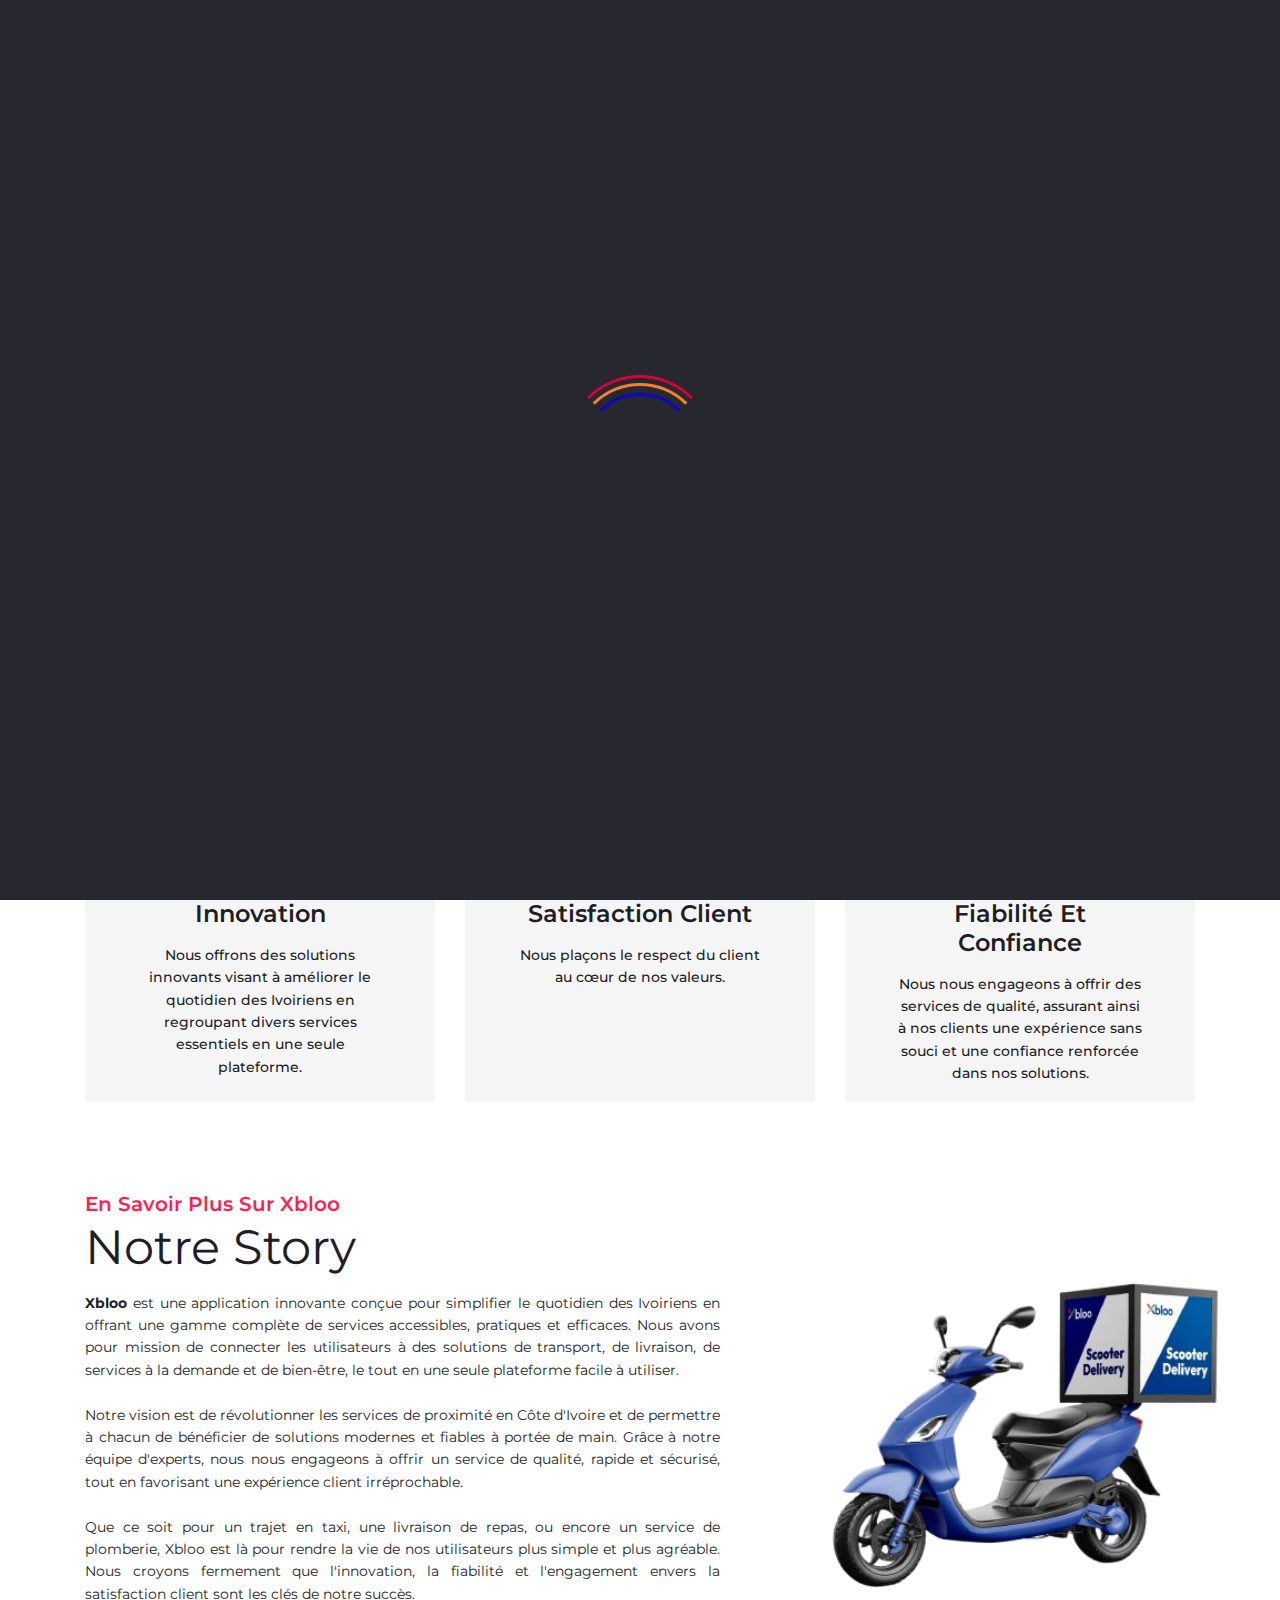
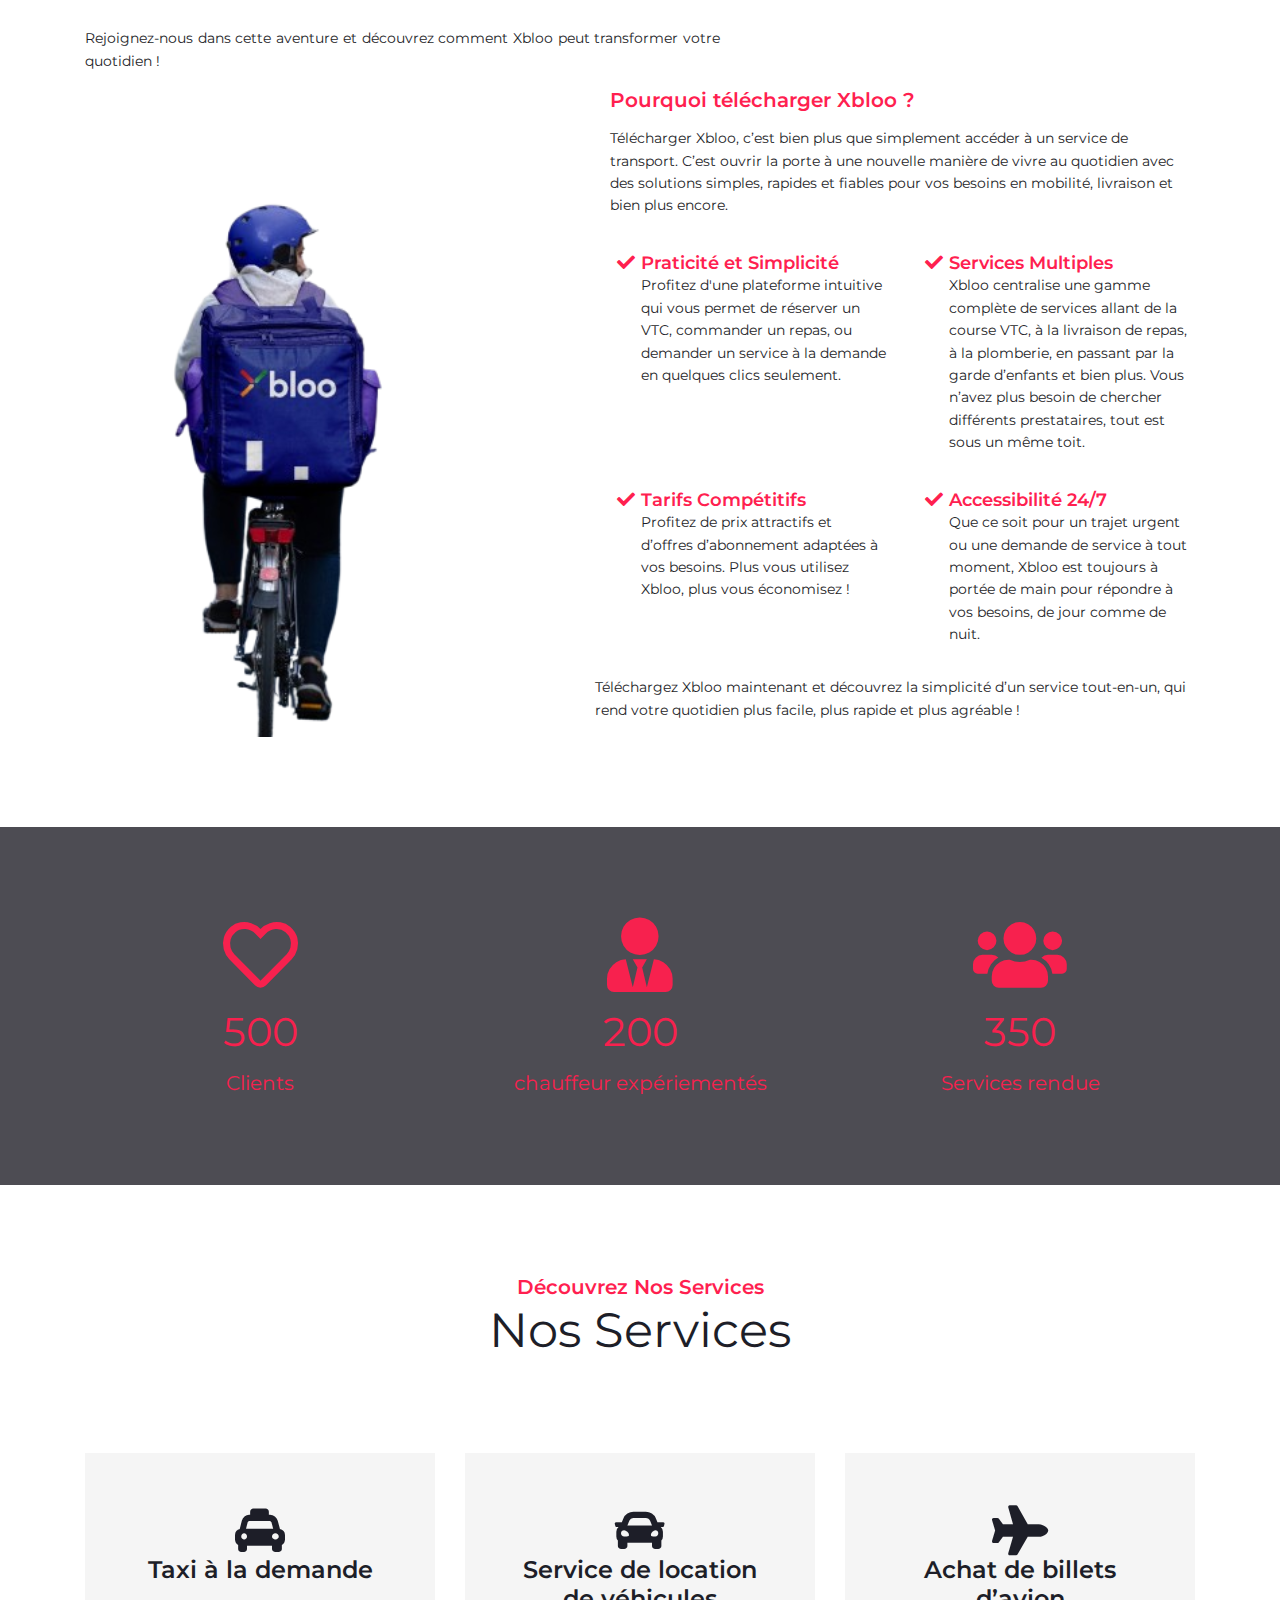
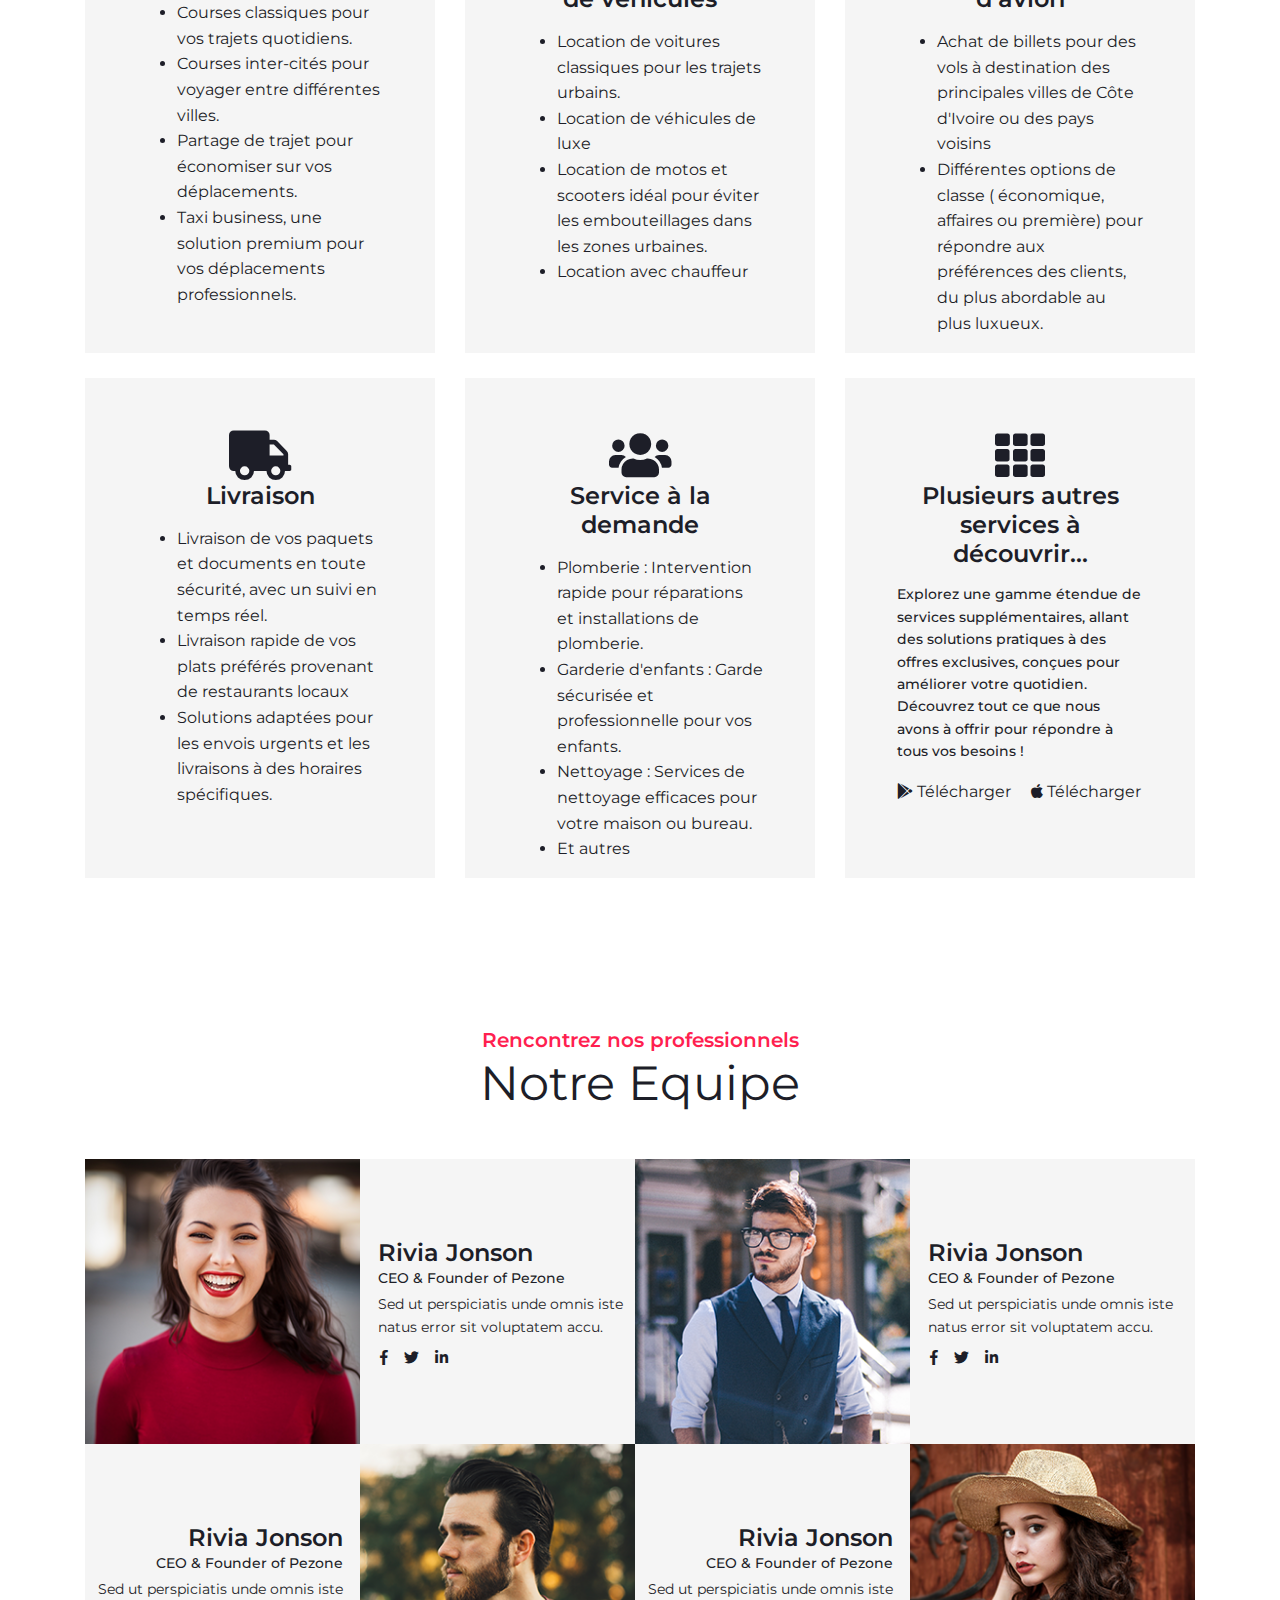
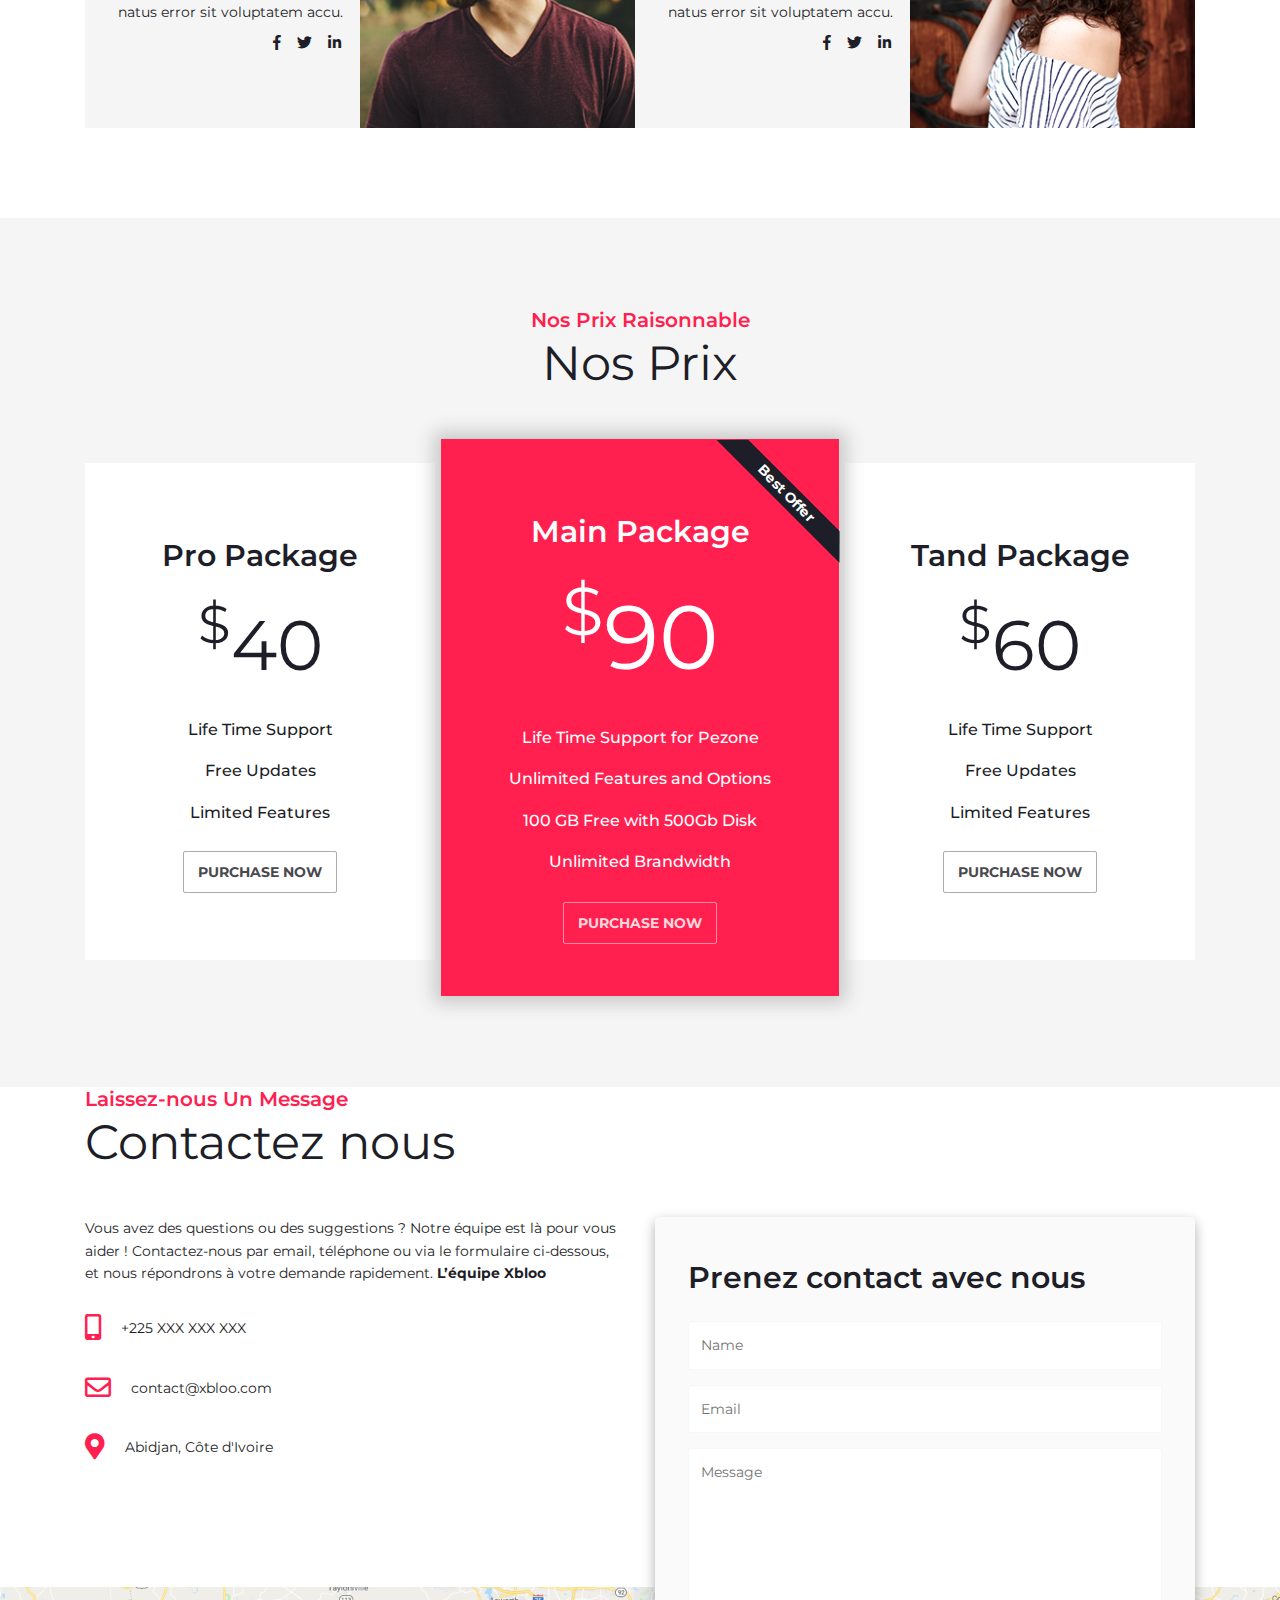
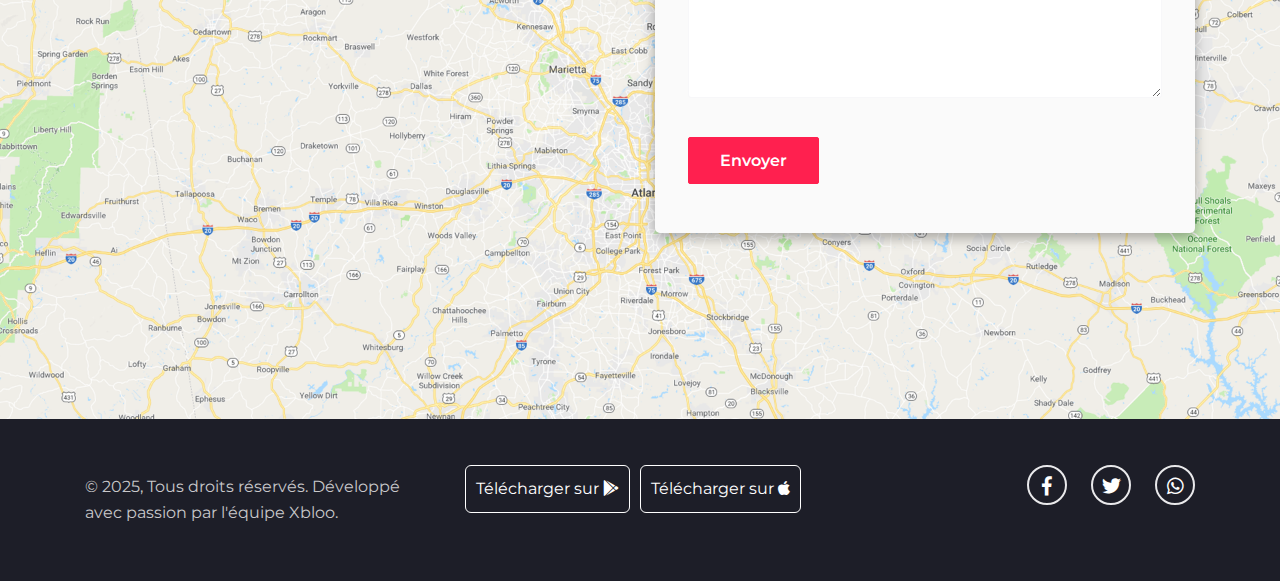
<file: index.html>
<!doctype html>
<html lang="en">

<head>

	<meta charset="UTF-8">
	<meta name="viewport" content="width=device-width, initial-scale=1.0, shrink-to-fit=no">
	<title>Xbloo</title>

	<link rel="icon" href="assets/img/favicon.png" type="image/gif" sizes="20x20">
	<!-- Font Awesome CSS -->
	<link rel="stylesheet" href="assets/css/all.css">
	<!-- Magnific Popup CSS -->
	<link rel="stylesheet" href="assets/css/magnific-popup.css">
	<!-- Bootstrap CSS -->
	<link rel="stylesheet" href="assets/css/bootstrap.min.css">
	<!-- Animate CSS -->
	<link rel="stylesheet" href="assets/css/animate.css">
	<!-- Preloader CSS -->
	<link rel="stylesheet" href="assets/css/preloader.css">
	<!-- Slicknav CSS -->
	<link rel="stylesheet" href="assets/css/slicknav.min.css">


	<!-- Main CSS -->
	<link rel="stylesheet" href="assets/css/style.css">
	<!-- Responsive CSS -->
	<link rel="stylesheet" href="assets/css/responsive.css">

</head>

<body>


	<div id="loader-wrapper">
		<div id="loader"></div>
		<div class="loader-section section-left"></div>
		<div class="loader-section section-right"></div>
	</div>




	<!-- Header area -->
	<header>


		<!-- Hero area -->
		<div class="hero-area">
			<div class="hero-bg"></div>
			<div class="container">
				<div class="row">
					<div class="col-xl-12 col-lg-12 col-sm-12 col-12">
						<nav>
							<div class="header-area">
								<div class="row">
									<div class="col-xl-3 col-lg-3 col-sm-6 col-6">
										<div class="logo text-left">
											<a href="index.html"><img src="assets/img/logo.png" alt=""></a>
										</div>
									</div>
									<div class="col-xl-9 col-lg-9 col-sm-6 col-6">
										<div class="mainmenu text-right">
											<ul id="traffic-menu">
												<li class="smooth-scroll"><a href="index.html">Acceuil</a>

												</li>
												<li><a href="index.html#about">Notre story</a></li>
												<li><a href="index.html#portfolio">Nos services </a></li>

												<li><a href="index.html#team">Notre Equipe</a></li>
												<li><a href="index.html#price">Prix</a></li>

												<li><a href="index.html#contact">Contact</a></li>
											</ul>
										</div>
										<div id="mobile-menu-wrap"></div>
									</div>
								</div>
							</div>
						</nav>
					</div>
				</div>
				<div class="row justify-content-start">
					<div class="col-xl-8 col-lg-8 col-sm-12 col-12">
						<div class="hero-content text-start">
							<h1><span style="padding-top: 20px;">NOUS SOMMES</span> <img class="animated-image" src="./assets/img/logo anime.png" alt="" style="margin-bottom: 0;" ></h1>
							<p>Nous révolutionnons la mobilité et les services en
								connectant les utilisateurs à des solutions de transport, de livraison et d'assistance
								accessibles, modernes et sécurisées.
							</p>
							<div class="d-flex">
								<a href="#" class="common-btn hero-btn" style="margin-right: 20px;">
									<i class="fab fa-google-play"></i> Disponible Sur Google Play
								</a>
								<a href="#" class="common-btn hero-btn">
									<i class="fab fa-apple"></i> Disponible Sur Apple Store

								</a>
							</div>
						</div>
					</div>
				</div>

			</div>
		</div>
	</header>


	<!-- Cta box -->

	<div class="cta-box mt-90">
		<div class="container">
			<div class="row">
				<div class="col-xl-4 col-lg-4 col-sm-12 col-12">
					<div class="single-cta-box" style="height: 350px;">
						<div class="cta-box-content text-center">
							<div class="cta-box-icon">
								<i class="fas fa-lightbulb"></i>
							</div>
							<h3>Innovation</h3>
							<p> Nous offrons des solutions innovants visant à améliorer le quotidien des Ivoiriens en
								regroupant divers services essentiels en une seule plateforme.</p>
						</div>
					</div>
				</div>
				<div class="col-xl-4 col-lg-4 col-sm-12 col-12">
					<div class="single-cta-box" style="height: 350px;">
						<div class="cta-box-content text-center">
							<div class="cta-box-icon">
								<i class="far fa-heart"></i>
							</div>
							<h3>Satisfaction Client</h3>
							<p>Nous plaçons le respect du client au cœur de nos valeurs. </p>
						</div>
					</div>
				</div>
				<div class="col-xl-4 col-lg-4 col-sm-12 col-12">
					<div class="single-cta-box" style="height: 350px;">
						<div class="cta-box-content text-center">
							<div class="cta-box-icon">
								<i class="fas fa-handshake"></i>
							</div>
							<h3>Fiabilité Et Confiance</h3>
							<p>Nous nous engageons à offrir des services de qualité, assurant ainsi à nos clients une
								expérience sans souci et une confiance renforcée dans nos solutions.</p>
						</div>
					</div>
				</div>
			</div>
		</div>
	</div>


	<!-- About area -->
	<section class="about-area mt-90" id="about">
		<div class="abour-bg-img-1"></div>
		<div class="container">
			<div class="row justify-content-start">
				<div class="col-xl-7 col-lg-7 col-sm-12 col-12">
					<div class="call-to-action about-call">
						<h6>En Savoir Plus Sur Xbloo</h6>
						<h2>Notre Story</h2>
						<p style="text-align: justify; line-height: 1.6;">
							<strong>Xbloo</strong> est une application innovante conçue pour simplifier le quotidien des
							Ivoiriens en offrant une gamme complète de services accessibles, pratiques et efficaces.
							Nous avons pour mission de connecter les utilisateurs à des solutions de transport, de
							livraison, de services à la demande et de bien-être, le tout en une seule plateforme facile
							à utiliser.<br><br>

							Notre vision est de révolutionner les services de proximité en Côte d'Ivoire et de permettre
							à chacun de bénéficier de solutions modernes et fiables à portée de main. Grâce à notre
							équipe d'experts, nous nous engageons à offrir un service de qualité, rapide et sécurisé,
							tout en favorisant une expérience client irréprochable.<br><br>

							Que ce soit pour un trajet en taxi, une livraison de repas, ou encore un service de
							plomberie, Xbloo est là pour rendre la vie de nos utilisateurs plus simple et plus agréable.
							Nous croyons fermement que l'innovation, la fiabilité et l'engagement envers la satisfaction
							client sont les clés de notre succès.<br><br>

							Rejoignez-nous dans cette aventure et découvrez comment Xbloo peut transformer votre
							quotidien !
						</p>




					</div>
				</div>
			</div>
		</div>
	</section>
	<section class="about-area about-area-2 ">
		<div class="abour-bg-img"></div>
		<div class="container">
			<div class="row justify-content-end">
				<div class="col-xl-7 col-lg-7 col-sm-12 col-12">
					<div class="call-to-action call-to-action-2 about-call about-call-2">
						<h6>Pourquoi télécharger Xbloo ?</h6>
						<p>Télécharger Xbloo, c’est bien plus que simplement accéder à un service de transport. C’est
							ouvrir la porte à une nouvelle manière de vivre au quotidien avec des solutions simples,
							rapides et fiables pour vos besoins en mobilité, livraison et bien plus encore.</p>

						<div class="row">
							<div class="col-xl-6 col-lg-6 col-sm-6 col-12">
								<div class="about-check-box">
									<h6><i class="fas fa-check"></i>Praticité et Simplicité</h6>
									<p>Profitez d'une plateforme intuitive qui vous permet de réserver un VTC, commander
										un repas, ou demander un service à la demande en quelques clics seulement.</p>
								</div>
							</div>
							<div class="col-xl-6 col-lg-6 col-sm-6 col-12">
								<div class="about-check-box">
									<h6><i class="fas fa-check"></i>Services Multiples</h6>
									<p>Xbloo centralise une gamme complète de services allant de la course VTC, à la
										livraison de repas, à la plomberie, en passant par la garde d’enfants et bien
										plus. Vous n’avez plus besoin de chercher différents prestataires, tout est sous
										un même toit.</p>
								</div>
							</div>
						</div>
						<div class="row">
							<div class="col-xl-6 col-lg-6 col-sm-6 col-12">
								<div class="about-check-box">
									<h6><i class="fas fa-check"></i>Tarifs Compétitifs </h6>
									<p>Profitez de prix attractifs et d’offres d’abonnement adaptées à vos besoins. Plus
										vous utilisez Xbloo, plus vous économisez !</p>
								</div>
							</div>
							<div class="col-xl-6 col-lg-6 col-sm-6 col-12">
								<div class="about-check-box">
									<h6><i class="fas fa-check"></i>Accessibilité 24/7</h6>
									<p>Que ce soit pour un trajet urgent ou une demande de service à tout moment, Xbloo
										est toujours à portée de main pour répondre à vos besoins, de jour comme de
										nuit.</p>
								</div>
							</div>
							<p>Téléchargez Xbloo maintenant et découvrez la simplicité d’un service tout-en-un, qui rend
								votre quotidien plus facile, plus rapide et plus agréable !</p>
						</div>
					</div>
				</div>
			</div>
		</div>
	</section>


	<!-- Countdown area -->
	<section class="countdown-area mt-90">
		<div class="countdown-box countdown-bg">
			<div class="container">
				<div class="row">
					<div class="col-xl-4 col-lg-4 col-sm-6 col-6 text-center">
						<div class="count-box">
							<p><i class="far fa-heart"></i></p>
							<h4 class="counter">500 </h4>
							<h5>Clients</h5>
						</div>
					</div>
					<div class="col-xl-4 col-lg-4 col-sm-6 col-6 text-center">
						<div class="count-box">
							<p><i class="fa fa-user-tie"></i></p>
							<h4 class="counter">200 </h4>
							<h5>chauffeur expériementés</h5>
						</div>
					</div>

					<div class="col-xl-4 col-lg-4 col-sm-6 col-6 text-center">
						<div class="count-box">
							<p><i class="fas fa-users"></i></p>
							<h4 class="counter">350 </h4>
							<h5>Services rendue</h5>
						</div>
					</div>
				</div>
			</div>
		</div>
	</section>




	<!-- Portfolio area -->
	<section id="portfolio" class="mt-90">
		<div class="portfolio-area">
			<div class="container">
				<div class="row justify-content-center">
					<div class="col-xl-10 col-lg-10 col-sm-12 col-12">
						<div class="call-to-action portfolio-call text-center">
							<h6>Découvrez Nos Services</h6>
							<h2>Nos Services</h2>
						</div>
					</div>
					<div class="cta-box mt-90">
						<div class="container">
							<div class="row">
								<div class="col-xl-4 col-lg-4 col-sm-12 col-12">
									<div class="single-cta-box" style="height: 500px;">
										<div class="cta-box-content">
											<center>
												<i class="fa fa-taxi" style="font-size: 50px;"></i>
											</center>

											<h3 class="text-center">Taxi à la demande</h3>
											<ul class="text-start">
												<li>Courses classiques pour vos trajets quotidiens.</li>
												<li>Courses inter-cités pour voyager entre différentes villes.</li>
												<li>Partage de trajet pour économiser sur vos déplacements.</li>
												<li>Taxi business, une solution premium pour vos déplacements
													professionnels.</li>
											</ul>
										</div>
									</div>
								</div>
								<div class="col-xl-4 col-lg-4 col-sm-12 col-12">
									<div class="single-cta-box" style="height: 500px;">
										<div class="cta-box-content">
											<center>
												<i class="fa fa-car" style="font-size: 50px;"></i>
											</center>

											<h3 class="text-center"> Service de location de véhicules
											</h3>
											<ul class="text-start">
												<li>Location de voitures classiques pour les trajets urbains.</li>
												<li>Location de véhicules de luxe </li>
												<li>Location de motos et scooters idéal pour éviter les embouteillages
													dans les zones urbaines.</li>
												<li>Location avec chauffeur</li>
											</ul>
										</div>
									</div>
								</div>
								<div class="col-xl-4 col-lg-4 col-sm-12 col-12">
									<div class="single-cta-box" style="height: 500px;">
										<div class="cta-box-content">
											<center>
												<i class="fa fa-plane" style="font-size: 50px;"></i>
											</center>

											<h3 class="text-center">Achat de billets d’avion
											</h3>
											<ul class="text-start">
												<li>Achat de billets pour des vols à destination des principales villes
													de Côte d'Ivoire ou des pays voisins</li>
												<li>Différentes options de classe ( économique, affaires ou première)
													pour répondre aux préférences des clients, du plus abordable au plus
													luxueux.</li>

											</ul>
										</div>
									</div>
								</div>

							</div>
						</div>
					</div>
				</div>
				<br>
				<div class="row">
					<div class="col-xl-4 col-lg-4 col-sm-12 col-12">
						<div class="single-cta-box" style="height: 500px;">
							<div class="cta-box-content">
								<center>
									<i class="fa fa-truck" style="font-size: 50px;"></i>
								</center>

								<h3 class="text-center">Livraison
								</h3>
								<ul class="text-start">
									<li>Livraison de vos paquets et documents en toute sécurité, avec un suivi en temps
										réel.</li>
									<li>Livraison rapide de vos plats préférés provenant de restaurants locaux</li>
									<li>Solutions adaptées pour les envois urgents et les livraisons à des horaires
										spécifiques.</li>

								</ul>
							</div>
						</div>
					</div>
					<div class="col-xl-4 col-lg-4 col-sm-12 col-12">
						<div class="single-cta-box" style="height: 500px;">
							<div class="cta-box-content">
								<center>
									<i class="fa fa-users" style="font-size: 50px;"></i>
								</center>

								<h3 class="text-center"> Service à la demande
								</h3>
								<ul class="text-start">
									<li>Plomberie : Intervention rapide pour réparations et installations de plomberie.
									</li>
									<li>Garderie d'enfants : Garde sécurisée et professionnelle pour vos enfants.</li>
									<li>Nettoyage : Services de nettoyage efficaces pour votre maison ou bureau.</li>
									<li>Et autres</li>
								</ul>
							</div>
						</div>
					</div>
					<div class="col-xl-4 col-lg-4 col-sm-12 col-12">
						<div class="single-cta-box" style="height: 500px;">
							<div class="cta-box-content">
								<center>
									<i class="fa fa-th" style="font-size: 50px;"></i>
								</center>

								<h3 class="text-center">Plusieurs autres services à découvrir...
								</h3>
								<p>
									Explorez une gamme étendue de services supplémentaires, allant des solutions
									pratiques à des offres exclusives, conçues pour améliorer votre quotidien. Découvrez
									tout ce que nous avons à offrir pour répondre à tous vos besoins !
								</p>
								<div class="d-flex">
									<a href="#" class="-btn hero-btn" style="margin-right: 20px;">
										<i class="fab fa-google-play"></i> Télécharger
									</a>
									<a href="#" class="-btn hero-btn">
										<i class="fab fa-apple"></i> Télécharger

									</a>
								</div>
							</div>
						</div>
					</div>

				</div>
			</div>
		</div>
	</section>



	<!-- About area-2 -->
	







	<!-- Team -->
	<section class="meet-team mt-90" id="team">
		<div class="meet-team-area">
			<div class="container">
				<div class="row">
					<div class="col-xl-12 col-lg-12 col-sm-12 col-12">
						<div class="call-to-action team-call text-center">
							<h6>Rencontrez nos professionnels</h6>
							<h2>Notre Equipe</h2>
						</div>
					</div>
				</div>
				<div class="row team-line cus-colum-3 mt-45">
					<div class="col-xl-3 col-lg-3 col-sm-6 col-12">
						<div class="team-box">
							<div class="team-img">
								<img src="assets/img/team-img-1.png" alt="">
							</div>
						</div>
					</div>
					<div class="col-xl-3 col-lg-3 col-sm-6 col-12">
						<div class="team-box">
							<div class="team-content text-left">
								<h6>Rivia Jonson</h6>
								<p>CEO & Founder of Pezone</p>
								<p class="team-2nd-p">Sed ut perspiciatis unde omnis iste
									natus error sit voluptatem accu.</p>
								<div class="team-social">
									<ul>
										<li><a href="index.html"><i class="fab fa-facebook-f"></i></a></li>
										<li><a href="index.html"><i class="fab fa-twitter"></i></a></li>
										<li><a href="index.html"><i class="fab fa-linkedin-in"></i></a></li>
									</ul>
								</div>
							</div>
						</div>
					</div>
					<div class="col-xl-3 col-lg-3 col-sm-6 col-12">
						<div class="team-box">
							<div class="team-img">
								<img src="assets/img/team-img-2.png" alt="">
							</div>
						</div>
					</div>
					<div class="col-xl-3 col-lg-3 col-sm-6 col-12">
						<div class="team-box">
							<div class="team-content text-left">
								<h6>Rivia Jonson</h6>
								<p>CEO & Founder of Pezone</p>
								<p class="team-2nd-p">Sed ut perspiciatis unde omnis iste
									natus error sit voluptatem accu.</p>
								<div class="team-social">
									<ul>
										<li><a href="index.html"><i class="fab fa-facebook-f"></i></a></li>
										<li><a href="index.html"><i class="fab fa-twitter"></i></a></li>
										<li><a href="index.html"><i class="fab fa-linkedin-in"></i></a></li>
									</ul>
								</div>
							</div>
						</div>
					</div>
					<div class="col-xl-3 col-lg-3 col-sm-6 col-12">
						<div class="team-box">
							<div class="team-content text-right">
								<h6>Rivia Jonson</h6>
								<p>CEO & Founder of Pezone</p>
								<p class="team-2nd-p">Sed ut perspiciatis unde omnis iste
									natus error sit voluptatem accu.</p>
								<div class="team-social">
									<ul>
										<li><a href="index.html"><i class="fab fa-facebook-f"></i></a></li>
										<li><a href="index.html"><i class="fab fa-twitter"></i></a></li>
										<li><a href="index.html"><i class="fab fa-linkedin-in"></i></a></li>
									</ul>
								</div>
							</div>
						</div>
					</div>
					<div class="col-xl-3 col-lg-3 col-sm-6 col-12">
						<div class="team-box">
							<div class="team-img">
								<img src="assets/img/team-img-3.png" alt="">
							</div>
						</div>
					</div>
					<div class="col-xl-3 col-lg-3 col-sm-6 col-12">
						<div class="team-box">
							<div class="team-content text-right">
								<h6>Rivia Jonson</h6>
								<p>CEO & Founder of Pezone</p>
								<p class="team-2nd-p">Sed ut perspiciatis unde omnis iste
									natus error sit voluptatem accu.</p>
								<div class="team-social">
									<ul>
										<li><a href="index.html"><i class="fab fa-facebook-f"></i></a></li>
										<li><a href="index.html"><i class="fab fa-twitter"></i></a></li>
										<li><a href="index.html"><i class="fab fa-linkedin-in"></i></a></li>
									</ul>
								</div>
							</div>
						</div>
					</div>
					<div class="col-xl-3 col-lg-3 col-sm-6 col-12">
						<div class="team-box">
							<div class="team-img">
								<img src="assets/img/team-img-4.png" alt="">
							</div>
						</div>
					</div>
				</div>
			</div>
		</div>
	</section>


	<!-- Pricing Area -->
	<section id="price">
		<div class="pricing-area">
			<div class="container">
				<div class="row">
					<div class="col-xl-12 col-lg-12 col-sm-12 col-12 mt-90">
						<div class="call-to-action team-call text-center">
							<h6>Nos Prix Raisonnable</h6>
							<h2>Nos Prix</h2>
						</div>
					</div>
				</div>
				<div class="row price-destance">
					<div class="col-xl-4 col-lg-4 col-sm-12 col-12">
						<div class="pricing-wrap">
							<div class="price-content text-center">
								<h4 class="price-heading">Pro Package</h4>
								<p class="price-number"> <sup>$</sup>40</p>
								<div class="price-content-bottom">
									<p>Life Time Support</p>
									<p>Free Updates</p>
									<p>Limited Features</p>
								</div>
								<a class="price-btn" href="index.html#price">PURCHASE NOW</a>
							</div>
						</div>
					</div>
					<div class="col-xl-4 col-lg-4 col-sm-12 col-12 pricing-2">
						<div class="pricing-wrap pricing-wrap-2">
							<div class="price-content price-content-2 text-center">
								<h5>Best Offer</h5>
								<h4 class="price-heading">Main Package</h4>
								<p class="price-number price-number-2"> <sup>$</sup>90</p>
								<div class="price-content-bottom price-content-bottom-2">
									<p>Life Time Support for Pezone</p>
									<p>Unlimited Features and Options</p>
									<p>100 GB Free with 500Gb Disk</p>
									<p>Unlimited Brandwidth</p>
								</div>
								<a class="price-btn price-btn-2" href="index.html#price">PURCHASE NOW</a>
							</div>
						</div>
					</div>
					<div class="col-xl-4 col-lg-4 col-sm-12 col-12 pricing-3">
						<div class="pricing-wrap">
							<div class="price-content text-center">
								<h4 class="price-heading">Tand Package</h4>
								<p class="price-number"> <sup>$</sup>60</p>
								<div class="price-content-bottom">
									<p>Life Time Support</p>
									<p>Free Updates</p>
									<p>Limited Features</p>
								</div>
								<a class="price-btn" href="index.html#price">PURCHASE NOW</a>
							</div>
						</div>
					</div>
				</div>
			</div>
		</div>
	</section>



	<!-- Contact Area -->
	<section id="contact">
		<div class="contact-area">
			<div class="container">
				<div class="row">
					<div class="col-xl-12 col-lg-12 col-sm-12 col-12">
						<div class="call-to-action team-call text-left">
							<h6>Laissez-nous Un Message </h6>
							<h2>Contactez nous</h2>
						</div>
					</div>
				</div>
				<div class="row mt-45">
					<div class="col-xl-6 col-lg-6 col-sm-12 col-12">
						<div class="contact-details-box">
							<p>Vous avez des questions ou des suggestions ? Notre équipe est là pour vous aider !
								Contactez-nous par email, téléphone ou via le formulaire ci-dessous, et nous répondrons
								à votre demande rapidement.

								<strong>L’équipe Xbloo</strong></p>
							<p><i class="fas fa-mobile-alt"></i> <label>+225 XXX XXX XXX</label></p>
							<p><i class="far fa-envelope"></i> <label>contact@xbloo.com</label></p>
							<p><i class="fas fa-map-marker-alt"></i> <label>Abidjan, Côte d'Ivoire</label></p>
						</div>
					</div>
					<div class="col-xl-6 col-lg-6 col-sm-12 col-12">
						<div class="contact-form-wrap">
							<div class="contact-form">
								<h3>Prenez contact avec nous</h3>
								<form id="contact-form" action="http://demo.getcoderzone.com/html/pezone/mail.php"
									method="POST" class="contat-input">
									<div class="row">
										<div class="col-xl-12 col-lg-12 col-sm-12 col-12">
											<input type="text" name="name" placeholder="Name">
										</div>
										<div class="col-xl-12 col-lg-12 col-sm-12 col-12">
											<input type="email" name="email" placeholder="Email">
										</div>
										<div class="col-xl-12 col-lg-12 col-sm-12 col-12">
											<p><textarea name="message" id="message" cols="30" rows="10"
													placeholder="Message"></textarea></p>
										</div>
										<p><button type="submit" class="contact-btn">Envoyer </button></p>
										<p class="form-message"></p>
									</div>
								</form>
							</div>
						</div>
					</div>
				</div>
			</div>
		</div>
	</section>

	<!-- Map -->
	<div class="map-img-area map-img-res">
		<div class="container-fluid">
			<div class="row">
				<div class="map-img-wrap text-center">
					<div class="map-img">
						<img src="assets/img/map-img.png" alt="">
					</div>
				</div>
			</div>
		</div>
	</div>

	<footer id="foot">
		<div class="footer-area">
			<div class="container">
				<div class="row">
					<div class="col-xl-4 col-lg-4 col-sm-12 col-12">
						<div class="footer-box">
							<div class="copy-right text-left">
								<p>© 2025, Tous droits réservés. Développé avec passion par l'équipe Xbloo.</p>

							</div>
						</div>
					</div>

					<div class="col-xl-5 col-lg-5 col-sm-12 col-12">
						<div class="footer-box">
							<div class="d-flex">
								<a href="#" class=" hero-btn" style="margin-right: 10px; color: #fff; border: 1px solid; border-radius: 6px; padding: 10px;">
									 Télécharger sur <i class="fab fa-google-play"></i>
								</a>
								<a href="#" class=" hero-btn" style="margin-right: 10px; color: #fff; border: 1px solid; border-radius: 6px; padding: 10px;">
									 Télécharger sur <i class="fab fa-apple"></i>

								</a>
							</div>
						</div>
					</div>
					
					<div class="col-xl-3 col-lg-3 col-sm-12 col-12">
						<div class="footer-box">
							<div class="footer-right text-right">
								<ul>
									<li><a href="index.html"><i class="fab fa-facebook-f"></i></a></li>
									<li><a href="index.html"><i class="fab fa-twitter"></i></a></li>
									<li><a href="index.html"><i class="fab fa-whatsapp"></i></a></li>
								</ul>
							</div>
						</div>
					</div>
				</div>
			</div>
		</div>
	</footer>

	<!-- jQuery -->
	<script src="assets/js/jquery-3.6.0.min.js"></script>
	<!-- Popper JS -->
	<script src="assets/js/popper.min.js"></script>
	<!-- Bootstrap JS -->
	<script src="assets/js/bootstrap.min.js"></script>
	<!-- Magnific Popup JS -->
	<script src="assets/js/jquery.magnific-popup.min.js"></script>
	<!-- Mixitup JS -->
	<script src="assets/js/jquery.mixitup.min.js"></script>
	<!-- Wow JS -->
	<script src="assets/js/wow.min.js"></script>
	<!-- Slicknav JS -->
	<script src="assets/js/jquery.slicknav.min.js"></script>

	<!-- Preloder JS -->
	<script src="assets/js/preloader.js"></script>
	<!-- Typed js -->
	<script src="assets/js/typed.js"></script>
	<!-- Main JS -->
	<script src="assets/js/main.js"></script>

</body>

</html>
</file>
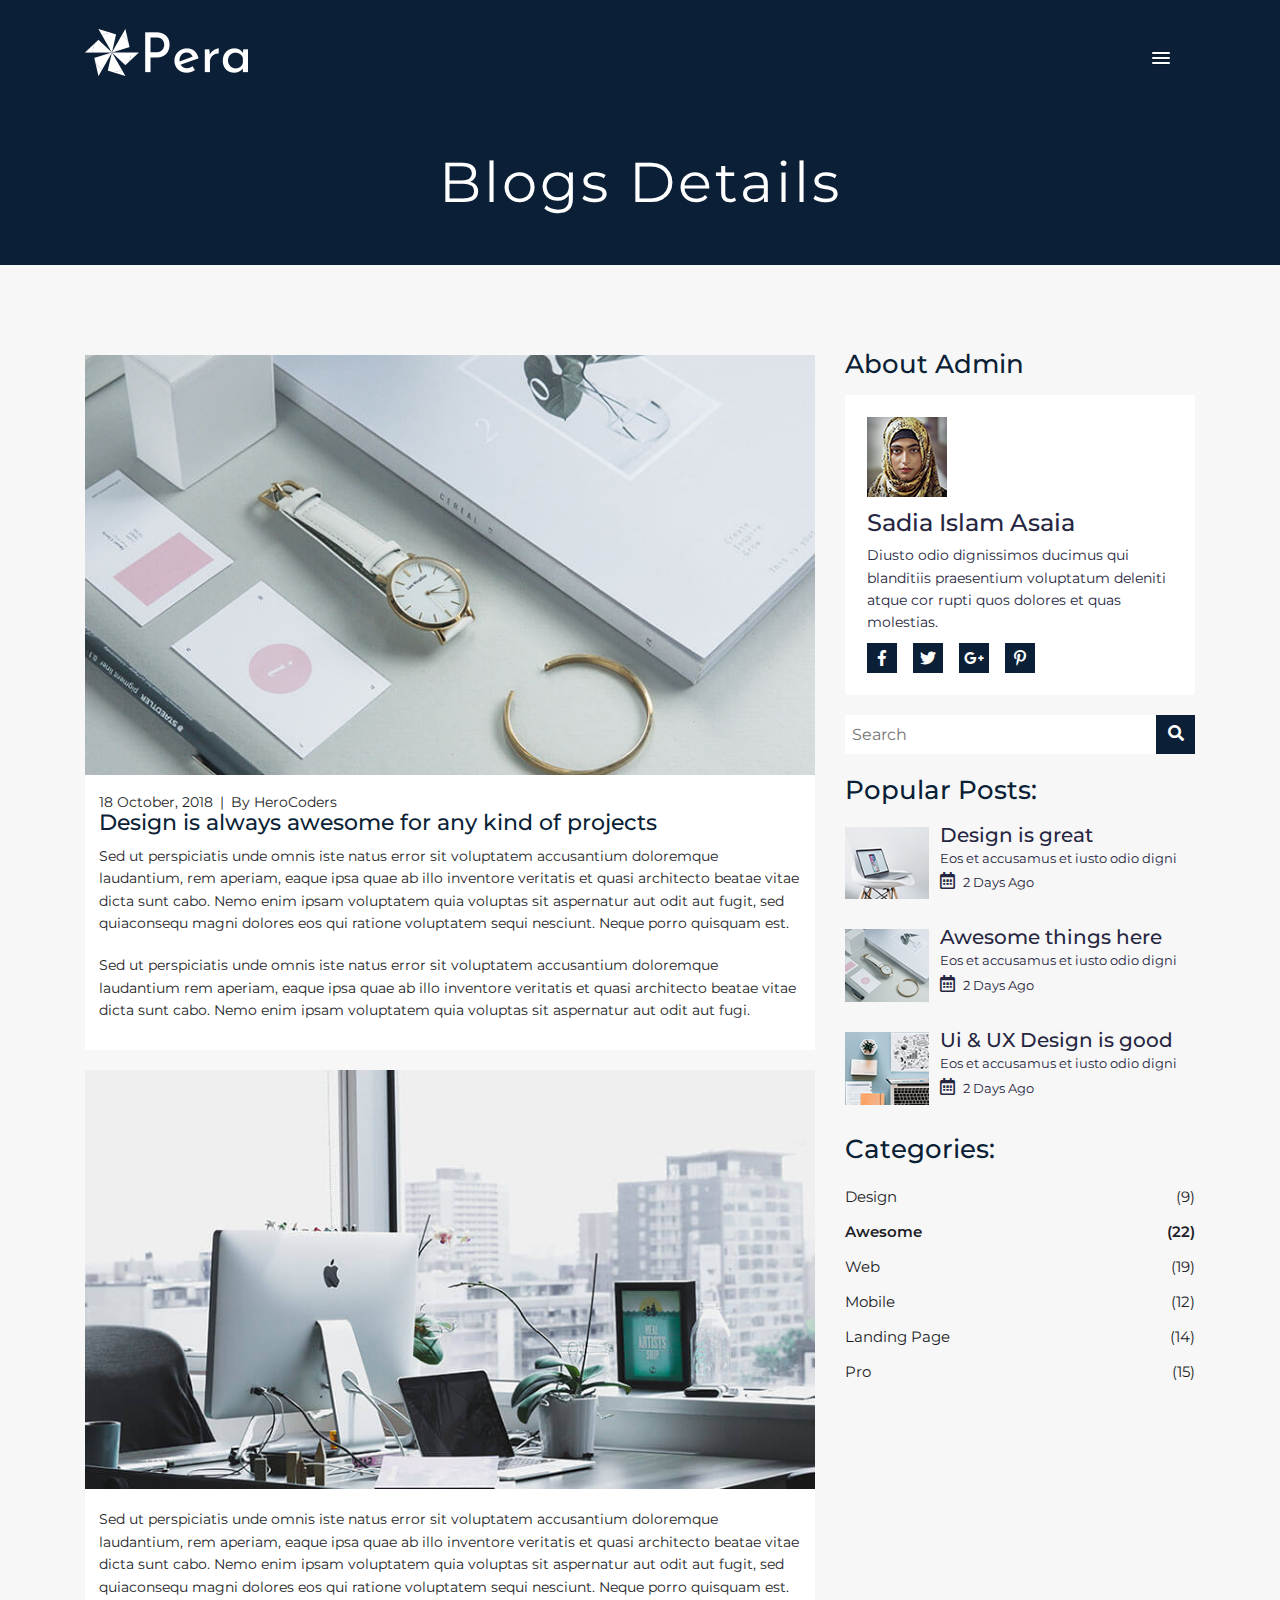
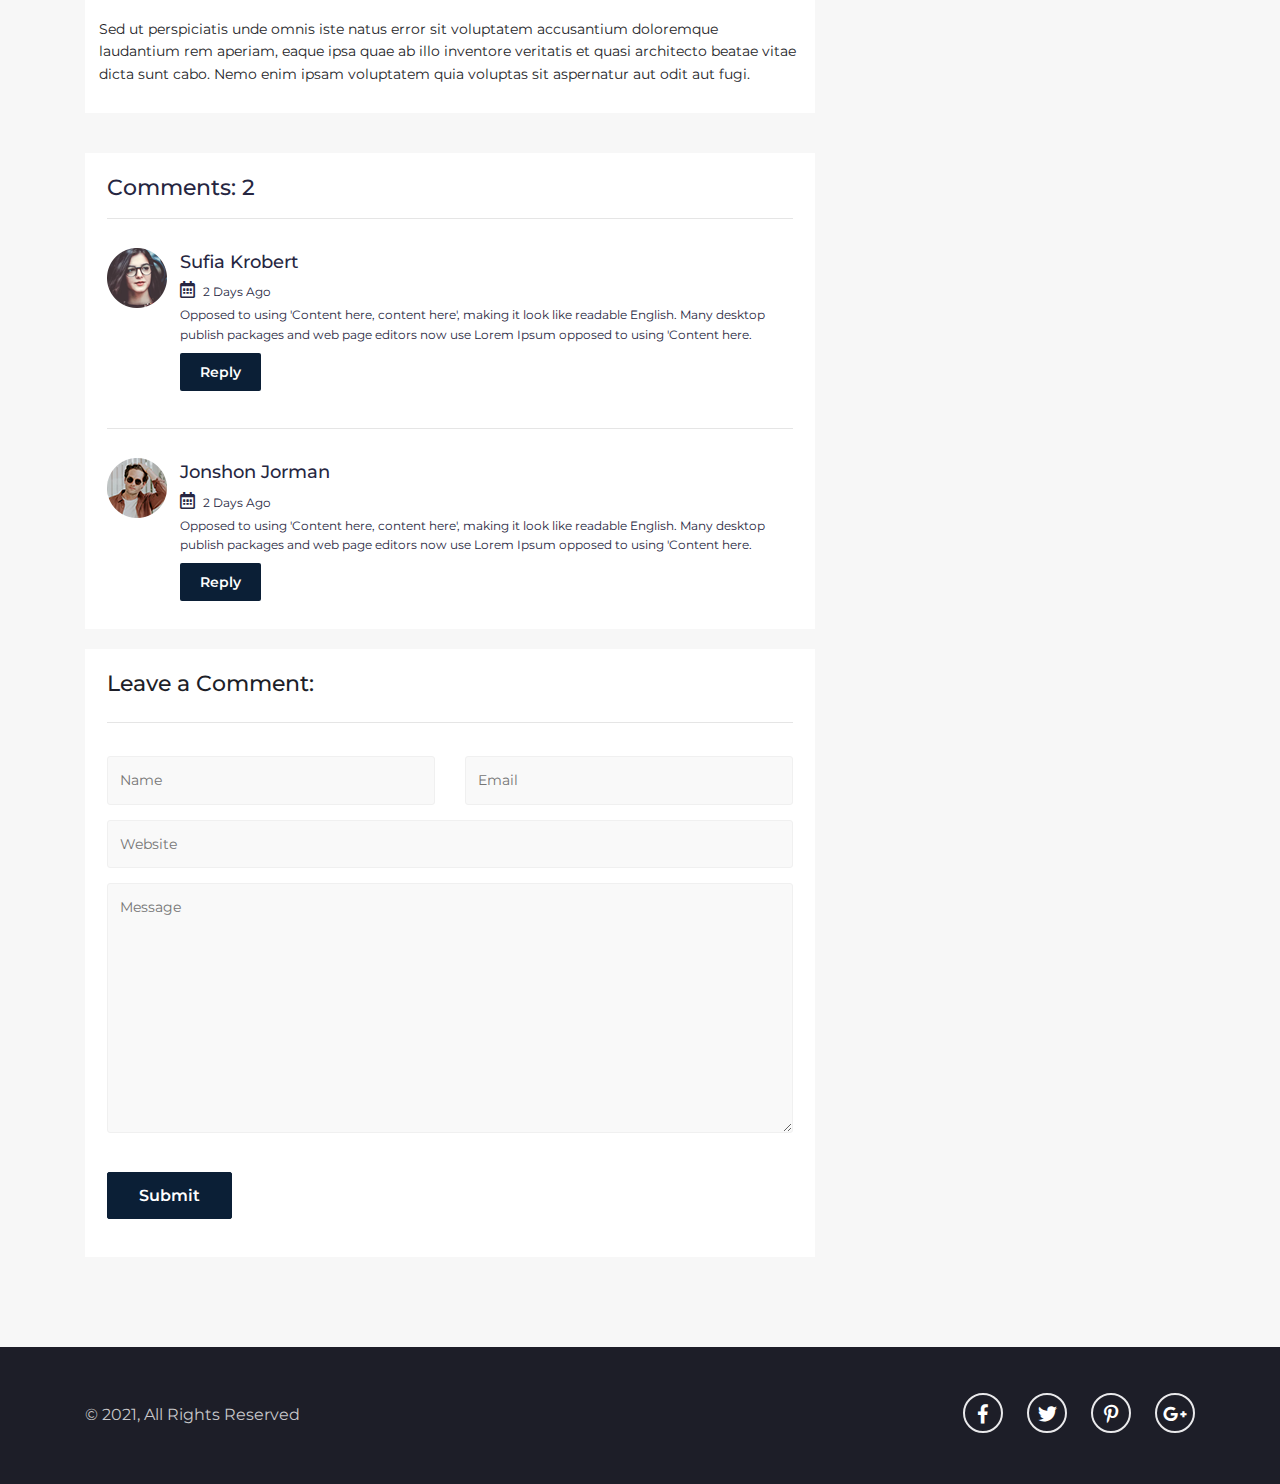
<file: blog-details.html>
<!doctype html>
<html lang="en">
<head>
	<meta charset="UTF-8">
	<meta name="viewport" content="width=device-width, initial-scale=1.0, shrink-to-fit=no">
	<title>Pezone - Creative Agency HTML Template</title>
	
	<link rel="icon" href="assets/img/fav.png" type="image/gif" sizes="20x20">
	<!-- Font Awesome CSS -->
	<link rel="stylesheet" href="assets/css/all.css">
	<!-- Magnific Popup CSS -->
	<link rel="stylesheet" href="assets/css/magnific-popup.css">
	<!-- Bootstrap CSS -->
	<link rel="stylesheet" href="assets/css/bootstrap.min.css">
	<!-- Animate CSS -->
	<link rel="stylesheet" href="assets/css/animate.css">
	<!-- Preloader CSS -->
	<link rel="stylesheet" href="assets/css/preloader.css">
	<!-- Slicknav CSS -->
	<link rel="stylesheet" href="assets/css/slicknav.min.css">

	
	<!-- Main CSS -->
	<link rel="stylesheet" href="assets/css/style.css">
	<!-- Responsive CSS -->
	<link rel="stylesheet" href="assets/css/responsive.css">

</head>
<body>

<!-- Preloder  
<div id="loader-wrapper">
	<div id="loader"></div> 
	<div class="loader-section section-left"></div>
    <div class="loader-section section-right"></div> 
</div> -->




<!-- Header area -->
<header>
	

<!-- Hero area -->
<div class="hero-area">
	<div class="blog-bg"></div>
	<div class="container">
		<div class="row">
			<div class="col-xl-12 col-lg-12 col-sm-12 col-12">
				<nav>
					<div class="header-area">
							<div class="row">
								<div class="col-xl-3 col-lg-3 col-sm-6 col-6">
									<div class="logo text-left">
										<a href="index.html"><img src="assets/img/logo-2.png" alt=""></a>
									</div>
								</div>
								<div class="col-xl-9 col-lg-9 col-sm-6 col-6">
									<div class="mainmenu mainmenu-4 text-right">
										<ul id="traffic-menu">                    
											<li class="smooth-scroll"><a href="index.html">Home<i class="fas fa-angle-down"></i></a>
												<ul>
													<li><a href="home1.html">Home Version 01</a></li>
													<li><a href="home2.html">Home Version 02</a></li>
													<li><a href="home3.html">Home Version 03</a></li>
												</ul>
											</li>
											<li><a href="blog-details.html#about">About</a></li>
											<li><a href="blog-details.html#portfolio">Portfolio</a></li>
											<li><a href="blog-details.html#team">Team</a></li>
											<li><a href="blog-details.html#price">Price</a></li>
											<li><a href="blog.html">Blog<i class="fas fa-angle-down"></i></a>
												<ul>
													<li><a href="blog.html">Blog 01</a></li>
													<li><a href="blog-details.html">Blog Details</a></li>
												</ul>
											</li>
											<li><a href="blog-details.html#contact">Contact</a></li>
										</ul>
									</div>
									<div class="home-4" id="mobile-menu-wrap"></div>
								</div>
							</div>
					</div>
				</nav>
			</div>
		</div>
		<div class="row justify-content-center">
			<div class="col-xl-5 col-lg-5 col-sm-12 col-12">
				<div class="blog-hero text-center">
					<h1>Blogs Details</h1>
				</div>
			</div>
		</div>
	</div>
</div>
</header>


<!-- Blog Body -->
<div class="blog-page-area">
	<div class="container">
		<div class="row">
			<div class="col-xl-8 col-lg-8 col-sm-12 col-12">
				<div class="blog-left">
					<div class="row">
						<div class="col-xl-12 col-lg-12 col-sm-12 col-12">
							<div class="blog-wrap blog-page-wrap blog-details-wrap">
								<div class="blog-box blog-page-box">
									<div class="blog-img">
										<a href="blog-details.html"><img src="assets/img/blog-details-img-1.jpg" alt=""></a>
									</div>
									<div class="blog-content blog-page-content blog-details-content">
										<p class="blog-date"><a href="blog-details.html#">18 October, 2018 <span class="blog-botder">|</span> <span class="blog-date-right">By HeroCoders</span></a></p>
										<h6><a href="blog-details.html">Design is always awesome for any kind of projects</a></h6>
										<p class="blog-page-p">Sed ut perspiciatis unde omnis iste natus error sit voluptatem accusantium doloremque laudantium,
										rem aperiam, eaque ipsa quae ab illo inventore veritatis et quasi architecto beatae vitae dicta sunt
										cabo. Nemo enim ipsam voluptatem quia voluptas sit aspernatur aut odit aut fugit, sed quiaconsequ
										magni dolores eos qui ratione voluptatem sequi nesciunt. Neque porro quisquam est.</p>
										<p class="blog-page-p blog-page-p-2">Sed ut perspiciatis unde omnis iste natus error sit voluptatem accusantium doloremque laudantium
										rem aperiam, eaque ipsa quae ab illo inventore veritatis et quasi architecto beatae vitae dicta sunt 
										cabo. Nemo enim ipsam voluptatem quia voluptas sit aspernatur aut odit aut fugi.</p>
									</div>
								</div>
							</div>
						</div>
						<div class="col-xl-12 col-lg-12 col-sm-12 col-12">
							<div class="blog-wrap blog-page-wrap blog-details-wrap">
								<div class="blog-box blog-page-box">
									<div class="blog-img">
										<a href="blog-details.html"><img src="assets/img/blog-details-img-2.jpg" alt=""></a>
									</div>
									<div class="blog-content blog-page-content blog-details-content">
										<p class="blog-page-p blog-page-p-1">Sed ut perspiciatis unde omnis iste natus error sit voluptatem accusantium doloremque laudantium,
										rem aperiam, eaque ipsa quae ab illo inventore veritatis et quasi architecto beatae vitae dicta sunt
										cabo. Nemo enim ipsam voluptatem quia voluptas sit aspernatur aut odit aut fugit, sed quiaconsequ
										magni dolores eos qui ratione voluptatem sequi nesciunt. Neque porro quisquam est.</p>
										<p class="blog-page-p blog-page-p-2">Sed ut perspiciatis unde omnis iste natus error sit voluptatem accusantium doloremque laudantium
										rem aperiam, eaque ipsa quae ab illo inventore veritatis et quasi architecto beatae vitae dicta sunt 
										cabo. Nemo enim ipsam voluptatem quia voluptas sit aspernatur aut odit aut fugi.</p>
									</div>
								</div>
							</div>
						</div>
						<div class="col-xl-12 col-lg-12 col-sm-12 col-12 mt-20">
							<div class="blog-comment-wrap">
								<h4>Comments: 2</h4>
								<div class="blog-hr">
									<hr>
								</div>
								<div class="blog-details-box">
									<div class="blog-details-box-img">
										<img src="assets/img/post-img-1.png" alt="">
									</div>
									<div class="blog-details-box-2">
										<h6>Sufia Krobert</h6>
										<p><i class="far fa-calendar-alt"></i>2 Days Ago</p>
										<p>Opposed to using 'Content here, content here', making it look like readable English. Many desktop publish packages and web page editors now use Lorem Ipsum opposed to using 'Content here.</p>
										<a href="blog-details.html" class="blog-pag-btn">Reply</a>
									</div>
								</div>
								<div class="blog-hr blog-hr-2">
									<hr>
								</div>
								<div class="blog-details-box">
									<div class="blog-details-box-img">
										<img src="assets/img/post-img-2.png" alt="">
									</div>
									<div class="blog-details-box-2">
										<h6>Jonshon Jorman</h6>
										<p><i class="far fa-calendar-alt"></i>2 Days Ago</p>
										<p>Opposed to using 'Content here, content here', making it look like readable English. Many desktop publish packages and web page editors now use Lorem Ipsum opposed to using 'Content here.</p>
										<a href="blog-details.html" class="blog-pag-btn">Reply</a>
									</div>
								</div>
							</div>
						</div>	
						<div class="col-xl-12 col-lg-12 col-sm-12 col-12 mt-20">
							<div class="contact-form-wrap blog-contact-wrap">
								<div class="contact-form blog-form">
									<h3>Leave a Comment:</h3>
									<div class="blog-hr">
										<hr>
									</div>
									<form id="contact-form" action="http://demo.getcoderzone.com/html/pezone/mail.php" method="POST" class="contat-input">
										<div class="row">
											<div class="col-xl-6 col-lg-6 col-sm-12 col-12">
												<input type="text" name="name" placeholder="Name">
											</div>
											<div class="col-xl-6 col-lg-6 col-sm-12 col-12">
												<input type="email" name="email" placeholder="Email">
											</div>
											<div class="col-xl-12 col-lg-12 col-sm-12 col-12">
												<input type="text" name="name" placeholder="Website">
											</div>
											<div class="col-xl-12 col-lg-12 col-sm-12 col-12">
												<p><textarea name="message" id="message" cols="30" rows="10" placeholder="Message"></textarea></p>
											</div>
											<p><button type="submit" class="contact-btn blog-contact-btn">Submit</button></p>
											<p class="form-message"></p>
										</div>
									</form>
								</div>
							</div>
						</div>
					</div>
				</div>
			</div>
			<div class="col-xl-4 col-lg-4 col-sm-12 col-12">
				<div class="row">
					<div class="col-xl-12 col-lg-12 col-sm-12 col-12">
						<div class="blog-right">
							<h3>About Admin</h3>
						</div>
						<div class="details-right-content">
							<img src="assets/img/post-img-3.png" alt="">
							<h4>Sadia Islam Asaia</h4>
							<p>Diusto odio dignissimos ducimus qui blanditiis
							praesentium voluptatum deleniti atque cor
							rupti quos dolores et quas molestias.</p>
							<div class="details-social">
								<ul>
									<li><a href="blog-details.html"><i class="fab fa-facebook-f"></i></a></li>
									<li><a href="blog-details.html"><i class="fab fa-twitter"></i></a></li>
									<li><a href="blog-details.html"><i class="fab fa-google-plus-g"></i></a></li>
									<li><a href="blog-details.html"><i class="fab fa-pinterest-p"></i></a></li>
								</ul>
							</div>
						</div>
					</div>
					<div class="col-xl-12 col-lg-12 col-sm-12 col-12 mt-20">
						<div class="details-search">
							<p><input type="search" placeholder="Search"><a href="blog-details.html"><i class="fas fa-search"></i></a></p>
						</div>
					</div>
					<div class="col-xl-12 col-lg-12 col-sm-12 col-12">
						<div class="blog-right blog-right-2">
							<h3>Popular Posts:</h3>
						</div>
						<div class="popular-box">
							<div class="popular-img">
								<a href="blog-details.html"><img src="assets/img/post-img-4.png" alt=""></a>
							</div>
							<div class="blog-details-box-2 popular-content">
								<a href="blog-details.html"><h6>Design is great</h6></a>
								<p>Eos et accusamus et iusto odio digni</p>
								<p class="popular-p"><a href="blog-details.html#"><i class="far fa-calendar-alt"></i>2 Days Ago</a></p>
							</div>
						</div>
						<div class="popular-box">
							<div class="popular-img">
								<a href="blog-details.html"><img src="assets/img/post-img-5.png" alt=""></a>
							</div>
							<div class="blog-details-box-2 popular-content">
								<a href="blog-details.html"><h6>Awesome things here</h6></a>
								<p>Eos et accusamus et iusto odio digni</p>
								<p class="popular-p"><a href="blog-details.html#"><i class="far fa-calendar-alt"></i>2 Days Ago</a></p>
							</div>
						</div>
						<div class="popular-box">
							<div class="popular-img">
								<a href="blog-details.html"><img src="assets/img/post-img-6.png" alt=""></a>
							</div>
							<div class="blog-details-box-2 popular-content">
								<a href="blog-details.html"><h6>Ui & UX Design is good</h6></a>
								<p>Eos et accusamus et iusto odio digni</p>
								<p class="popular-p"><a href="blog-details.html#"><i class="far fa-calendar-alt"></i>2 Days Ago</a></p>
							</div>
						</div>
						<div class="blog-right blog-right-2">
							<h3>Categories:</h3>
						</div>
						<div class="category-list">
							<p><a href="blog-details.html#">Design<span>(9)</span></a></p>
							<p class="category-p-list"><a href="blog-details.html#">Awesome<span>(22)</span></a></p>
							<p><a href="blog-details.html#">Web<span>(19)</span></a></p>
							<p><a href="blog-details.html#">Mobile<span>(12)</span></a></p>
							<p><a href="blog-details.html">Landing Page<span>(14)</span></a></p>
							<p><a href="blog-details.html">Pro<span>(15)</span></a></p>
						</div>
					</div>
				</div>
			</div>
		</div>
	</div>
</div>

<footer id="foot">
	<div class="footer-area">
		<div class="container">
			<div class="row">
				<div class="col-xl-4 col-lg-4 col-sm-12 col-12">
					<div class="footer-box">
						<div class="copy-right text-left">
							<p>© 2021, All Rights Reserved</p>
						</div>
					</div>
				</div>
				<div class="col-xl-8 col-lg-8 col-sm-12 col-12">
					<div class="footer-box">
						<div class="footer-right text-right">
							<ul>
								<li><a href="blog-details.html"><i class="fab fa-facebook-f"></i></a></li>
								<li><a href="blog-details.html"><i class="fab fa-twitter"></i></a></li>
								<li><a href="blog-details.html"><i class="fab fa-pinterest-p"></i></a></li>
								<li><a href="blog-details.html"><i class="fab fa-google-plus-g"></i></a></li>
							</ul>
						</div>
					</div>
				</div>
			</div>
		</div>
	</div>
</footer>

<!-- jQuery -->
<script src="assets/js/jquery-3.6.0.min.js"></script>
<!-- Popper JS -->
<script src="assets/js/popper.min.js"></script>
<!-- Bootstrap JS -->		
<script src="assets/js/bootstrap.min.js"></script>
<!-- Magnific Popup JS -->
<script src="assets/js/jquery.magnific-popup.min.js"></script>
<!-- Mixitup JS -->
<script src="assets/js/jquery.mixitup.min.js"></script>
<!-- Wow JS -->
<script src="assets/js/wow.min.js"></script>
<!-- Slicknav JS -->
<script src="assets/js/jquery.slicknav.min.js"></script>

<!-- Preloder JS -->
<script src="assets/js/preloader.js"></script>
<!-- Typed js -->
<script src="assets/js/typed.js"></script>
<!-- Main JS -->
<script src="assets/js/main.js"></script>

</body>
</html>
</file>
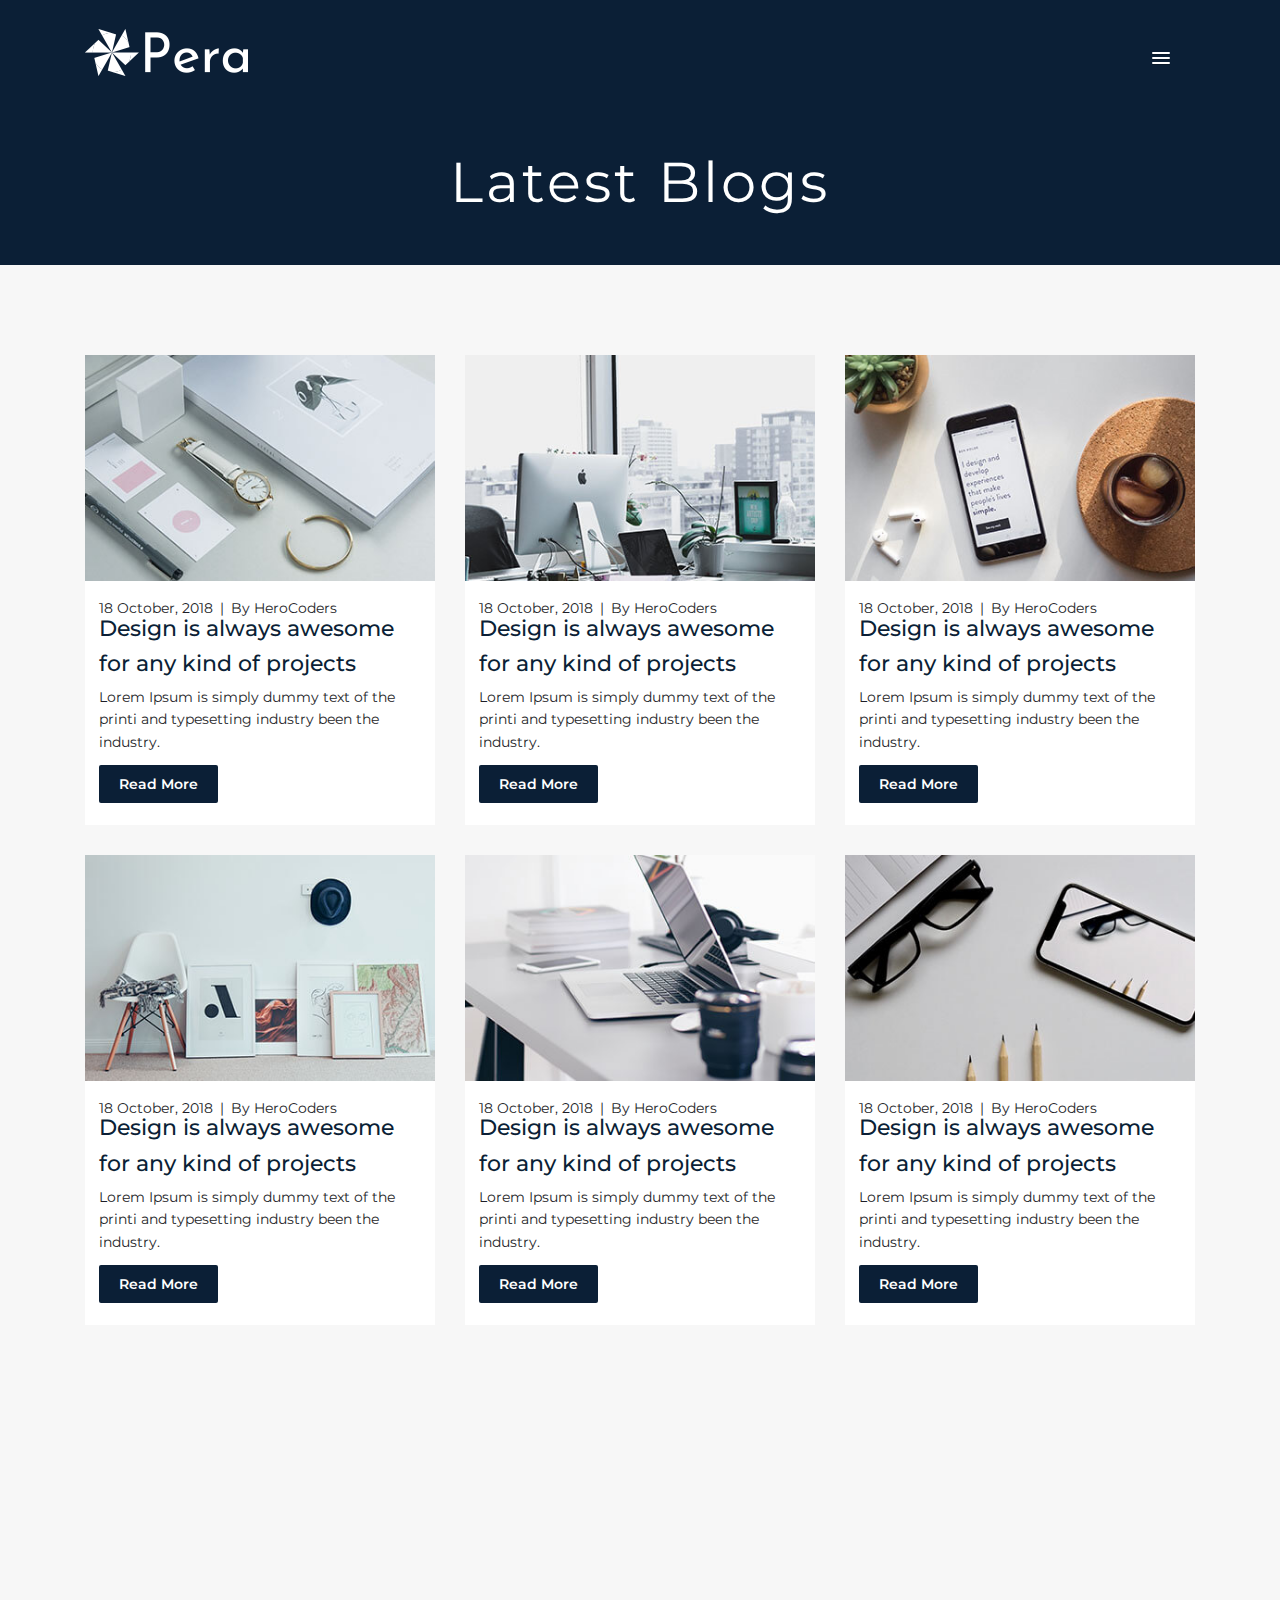
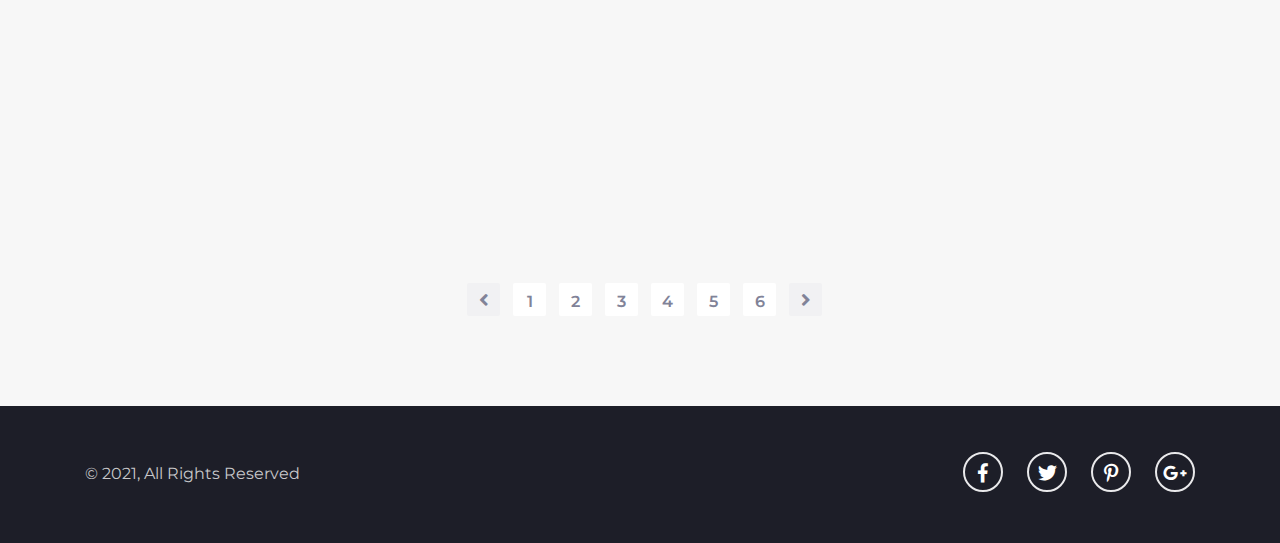
<file: blog.html>
<!doctype html>
<html lang="en">
<head>
	<meta charset="UTF-8">
	<meta name="viewport" content="width=device-width, initial-scale=1.0, shrink-to-fit=no">
	<title>Pezone - Creative Agency HTML Template</title>
	
	<link rel="icon" href="assets/img/fav.png" type="image/gif" sizes="20x20">
	<!-- Font Awesome CSS -->
	<link rel="stylesheet" href="assets/css/all.css">
	<!-- Magnific Popup CSS -->
	<link rel="stylesheet" href="assets/css/magnific-popup.css">
	<!-- Bootstrap CSS -->
	<link rel="stylesheet" href="assets/css/bootstrap.min.css">
	<!-- Animate CSS -->
	<link rel="stylesheet" href="assets/css/animate.css">
	<!-- Preloader CSS -->
	<link rel="stylesheet" href="assets/css/preloader.css">
	<!-- Slicknav CSS -->
	<link rel="stylesheet" href="assets/css/slicknav.min.css">

	
	<!-- Main CSS -->
	<link rel="stylesheet" href="assets/css/style.css">
	<!-- Responsive CSS -->
	<link rel="stylesheet" href="assets/css/responsive.css">

</head>
<body>

<!-- Preloder  
<div id="loader-wrapper">
	<div id="loader"></div> 
	<div class="loader-section section-left"></div>
    <div class="loader-section section-right"></div> 
</div> -->




<!-- Header area -->
<header>
	

<!-- Hero area -->
<div class="hero-area">
	<div class="blog-bg"></div>
	<div class="container">
		<div class="row">
			<div class="col-xl-12 col-lg-12 col-sm-12 col-12">
				<nav>
					<div class="header-area">
							<div class="row">
								<div class="col-xl-3 col-lg-3 col-sm-6 col-6">
									<div class="logo text-left">
										<a href="index.html"><img src="assets/img/logo-2.png" alt=""></a>
									</div>
								</div>
								<div class="col-xl-9 col-lg-9 col-sm-6 col-6">
									<div class="mainmenu mainmenu-4 text-right">
										<ul id="traffic-menu">                    
											<li class="smooth-scroll"><a href="index.html">Home<i class="fas fa-angle-down"></i></a>
												<ul>
													<li><a href="home1.html">Home Version 01</a></li>
													<li><a href="home2.html">Home Version 02</a></li>
													<li><a href="home3.html">Home Version 03</a></li>
												</ul>
											</li>
											<li><a href="blog.html#about">About</a></li>
											<li><a href="blog.html#portfolio">Portfolio</a></li>
											<li><a href="blog.html#team">Team</a></li>
											<li><a href="blog.html#price">Price</a></li>
											<li><a href="blog.html">Blog<i class="fas fa-angle-down"></i></a>
												<ul>
													<li><a href="blog.html">Blog 01</a></li>
													<li><a href="blog-details.html">Blog Details</a></li>
												</ul>
											</li>
											<li><a href="blog.html#contact">Contact</a></li>
										</ul>
									</div>
									<div class="home-4" id="mobile-menu-wrap"></div>
								</div>
							</div>
					</div>
				</nav>
			</div>
		</div>
		<div class="row justify-content-center">
			<div class="col-xl-5 col-lg-5 col-sm-12 col-12">
				<div class="blog-hero text-center">
					<h1>Latest Blogs</h1>
				</div>
			</div>
		</div>
	</div>
</div>
</header>


<!-- Blog Body -->
<div class="blog-page-area">
	<div class="container">
		<div class="row">
			<div class="col-xl-4 col-lg-4 col-sm-12 col-12 wow animate fadeInUp">
				<div class="blog-wrap blog-page-wrap">
					<div class="blog-box blog-page-box">
						<div class="blog-img">
							<a href="blog-details.html"><img src="assets/img/blog-page-img-1.jpg" alt=""></a>
						</div>
						<div class="blog-content blog-page-content">
							<p class="blog-date"><a href="blog.html#">18 October, 2018 <span class="blog-botder">|</span> <span class="blog-date-right">By HeroCoders</span></a></p>
							<h6><a href="blog-details.html">Design is always awesome for any kind of projects</a></h6>
							<p class="blog-page-p">Lorem Ipsum is simply dummy text of the printi and typesetting industry been the industry.</p>
							<a href="blog-details.html" class="blog-pag-btn">Read More</a>
						</div>
					</div>
				</div>
			</div>
			<div class="col-xl-4 col-lg-4 col-sm-12 col-12 wow animate fadeInUp">
				<div class="blog-wrap blog-page-wrap">
					<div class="blog-box blog-page-box">
						<div class="blog-img">
							<a href="blog-details.html"><img src="assets/img/blog-page-img-2.jpg" alt=""></a>
						</div>
						<div class="blog-content blog-page-content">
							<p class="blog-date"><a href="blog.html#">18 October, 2018 <span class="blog-botder">|</span> <span class="blog-date-right">By HeroCoders</span></a></p>
							<h6><a href="blog-details.html">Design is always awesome for any kind of projects</a></h6>
							<p class="blog-page-p">Lorem Ipsum is simply dummy text of the printi and typesetting industry been the industry.</p>
							<a href="blog-details.html" class="blog-pag-btn">Read More</a>
						</div>
					</div>
				</div>
			</div>
			<div class="col-xl-4 col-lg-4 col-sm-12 col-12 wow animate fadeInUp">
				<div class="blog-wrap blog-page-wrap">
					<div class="blog-box blog-page-box">
						<div class="blog-img">
							<a href="blog-details.html"><img src="assets/img/blog-page-img-3.jpg" alt=""></a>
						</div>
						<div class="blog-content blog-page-content">
							<p class="blog-date"><a href="blog.html#">18 October, 2018 <span class="blog-botder">|</span> <span class="blog-date-right">By HeroCoders</span></a></p>
							<h6><a href="blog-details.html">Design is always awesome for any kind of projects</a></h6>
							<p class="blog-page-p">Lorem Ipsum is simply dummy text of the printi and typesetting industry been the industry.</p>
							<a href="blog-details.html" class="blog-pag-btn">Read More</a>
						</div>
					</div>
				</div>
			</div>
			<div class="col-xl-4 col-lg-4 col-sm-12 col-12 wow animate fadeInUp" data-wow-delay="0.2s">
				<div class="blog-wrap blog-page-wrap">
					<div class="blog-box blog-page-box">
						<div class="blog-img">
							<a href="blog-details.html"><img src="assets/img/blog-page-img-4.jpg" alt=""></a>
						</div>
						<div class="blog-content blog-page-content">
							<p class="blog-date"><a href="blog.html#">18 October, 2018 <span class="blog-botder">|</span> <span class="blog-date-right">By HeroCoders</span></a></p>
							<h6><a href="blog-details.html">Design is always awesome for any kind of projects</a></h6>
							<p class="blog-page-p">Lorem Ipsum is simply dummy text of the printi and typesetting industry been the industry.</p>
							<a href="blog-details.html" class="blog-pag-btn">Read More</a>
						</div>
					</div>
				</div>
			</div>
			<div class="col-xl-4 col-lg-4 col-sm-12 col-12 wow animate fadeInUp" data-wow-delay="0.2s">
				<div class="blog-wrap blog-page-wrap">
					<div class="blog-box blog-page-box">
						<div class="blog-img">
							<a href="blog-details.html"><img src="assets/img/blog-page-img-5.jpg" alt=""></a>
						</div>
						<div class="blog-content blog-page-content">
							<p class="blog-date"><a href="blog.html#">18 October, 2018 <span class="blog-botder">|</span> <span class="blog-date-right">By HeroCoders</span></a></p>
							<h6><a href="blog-details.html">Design is always awesome for any kind of projects</a></h6>
							<p class="blog-page-p">Lorem Ipsum is simply dummy text of the printi and typesetting industry been the industry.</p>
							<a href="blog-details.html" class="blog-pag-btn">Read More</a>
						</div>
					</div>
				</div>
			</div>
			<div class="col-xl-4 col-lg-4 col-sm-12 col-12 wow animate fadeInUp" data-wow-delay="0.2s">
				<div class="blog-wrap blog-page-wrap">
					<div class="blog-box blog-page-box">
						<div class="blog-img">
							<a href="blog-details.html"><img src="assets/img/blog-page-img-6.jpg" alt=""></a>
						</div>
						<div class="blog-content blog-page-content">
							<p class="blog-date"><a href="blog.html#">18 October, 2018 <span class="blog-botder">|</span> <span class="blog-date-right">By HeroCoders</span></a></p>
							<h6><a href="blog-details.html">Design is always awesome for any kind of projects</a></h6>
							<p class="blog-page-p">Lorem Ipsum is simply dummy text of the printi and typesetting industry been the industry.</p>
							<a href="blog-details.html" class="blog-pag-btn">Read More</a>
						</div>
					</div>
				</div>
			</div>
			<div class="col-xl-4 col-lg-4 col-sm-12 col-12 wow animate fadeInUp" data-wow-delay="0.2s">
				<div class="blog-wrap blog-page-wrap">
					<div class="blog-box blog-page-box">
						<div class="blog-img">
							<a href="blog-details.html"><img src="assets/img/blog-page-img-7.jpg" alt=""></a>
						</div>
						<div class="blog-content blog-page-content">
							<p class="blog-date"><a href="blog.html#">18 October, 2018 <span class="blog-botder">|</span> <span class="blog-date-right">By HeroCoders</span></a></p>
							<h6><a href="blog-details.html">Design is always awesome for any kind of projects</a></h6>
							<p class="blog-page-p">Lorem Ipsum is simply dummy text of the printi and typesetting industry been the industry.</p>
							<a href="blog-details.html" class="blog-pag-btn">Read More</a>
						</div>
					</div>
				</div>
			</div>
			<div class="col-xl-4 col-lg-4 col-sm-12 col-12 wow animate fadeInUp" data-wow-delay="0.2s">
				<div class="blog-wrap blog-page-wrap">
					<div class="blog-box blog-page-box">
						<div class="blog-img">
							<a href="blog-details.html"><img src="assets/img/blog-page-img-8.jpg" alt=""></a>
						</div>
						<div class="blog-content blog-page-content">
							<p class="blog-date"><a href="blog.html#">18 October, 2018 <span class="blog-botder">|</span> <span class="blog-date-right">By HeroCoders</span></a></p>
							<h6><a href="blog-details.html">Design is always awesome for any kind of projects</a></h6>
							<p class="blog-page-p">Lorem Ipsum is simply dummy text of the printi and typesetting industry been the industry.</p>
							<a href="blog-details.html" class="blog-pag-btn">Read More</a>
						</div>
					</div>
				</div>
			</div>
			<div class="col-xl-4 col-lg-4 col-sm-12 col-12 wow animate fadeInUp" data-wow-delay="0.2s">
				<div class="blog-wrap blog-page-wrap">
					<div class="blog-box blog-page-box">
						<div class="blog-img">
							<a href="blog-details.html"><img src="assets/img/blog-page-img-9.jpg" alt=""></a>
						</div>
						<div class="blog-content blog-page-content">
							<p class="blog-date"><a href="blog.html#">18 October, 2018 <span class="blog-botder">|</span> <span class="blog-date-right">By HeroCoders</span></a></p>
							<h6><a href="blog-details.html">Design is always awesome for any kind of projects</a></h6>
							<p class="blog-page-p">Lorem Ipsum is simply dummy text of the printi and typesetting industry been the industry.</p>
							<a href="blog-details.html" class="blog-pag-btn">Read More</a>
						</div>
					</div>
				</div>
			</div>
		</div>
		<div class="row">
			<div class="col-xl-12 col-lg-12 col-sm-12 col-12">
				<div class="page-list text-center">
					<ul>
						<li><a href="blog.html" class="page-next"><i class="fas fa-angle-left"></i></a></li>
						<li><a href="blog.html">1</a></li>
						<li><a href="blog.html">2</a></li>
						<li><a href="blog.html">3</a></li>
						<li><a href="blog.html">4</a></li>
						<li><a href="blog.html">5</a></li>
						<li><a href="blog.html">6</a></li>
						<li><a href="blog.html" class="page-next"><i class="fas fa-angle-right"></i></a></li>
					</ul>
				</div>
			</div>
		</div>
	</div>
</div>

<footer id="foot">
	<div class="footer-area">
		<div class="container">
			<div class="row">
				<div class="col-xl-4 col-lg-4 col-sm-12 col-12">
					<div class="footer-box">
						<div class="copy-right text-left">
							<p>© 2021, All Rights Reserved</p>
						</div>
					</div>
				</div>
				<div class="col-xl-8 col-lg-8 col-sm-12 col-12">
					<div class="footer-box">
						<div class="footer-right text-right">
							<ul>
								<li><a href="blog.html"><i class="fab fa-facebook-f"></i></a></li>
								<li><a href="blog.html"><i class="fab fa-twitter"></i></a></li>
								<li><a href="blog.html"><i class="fab fa-pinterest-p"></i></a></li>
								<li><a href="blog.html"><i class="fab fa-google-plus-g"></i></a></li>
							</ul>
						</div>
					</div>
				</div>
			</div>
		</div>
	</div>
</footer>

<!-- jQuery -->
<script src="assets/js/jquery-3.6.0.min.js"></script>
<!-- Popper JS -->
<script src="assets/js/popper.min.js"></script>
<!-- Bootstrap JS -->		
<script src="assets/js/bootstrap.min.js"></script>
<!-- Magnific Popup JS -->
<script src="assets/js/jquery.magnific-popup.min.js"></script>
<!-- Mixitup JS -->
<script src="assets/js/jquery.mixitup.min.js"></script>
<!-- Wow JS -->
<script src="assets/js/wow.min.js"></script>
<!-- Slicknav JS -->
<script src="assets/js/jquery.slicknav.min.js"></script>
<!-- Preloder JS -->
<script src="assets/js/preloader.js"></script>
<!-- Typed js -->
<script src="assets/js/typed.js"></script>
<!-- Main JS -->
<script src="assets/js/main.js"></script>

</body>
</html>
</file>
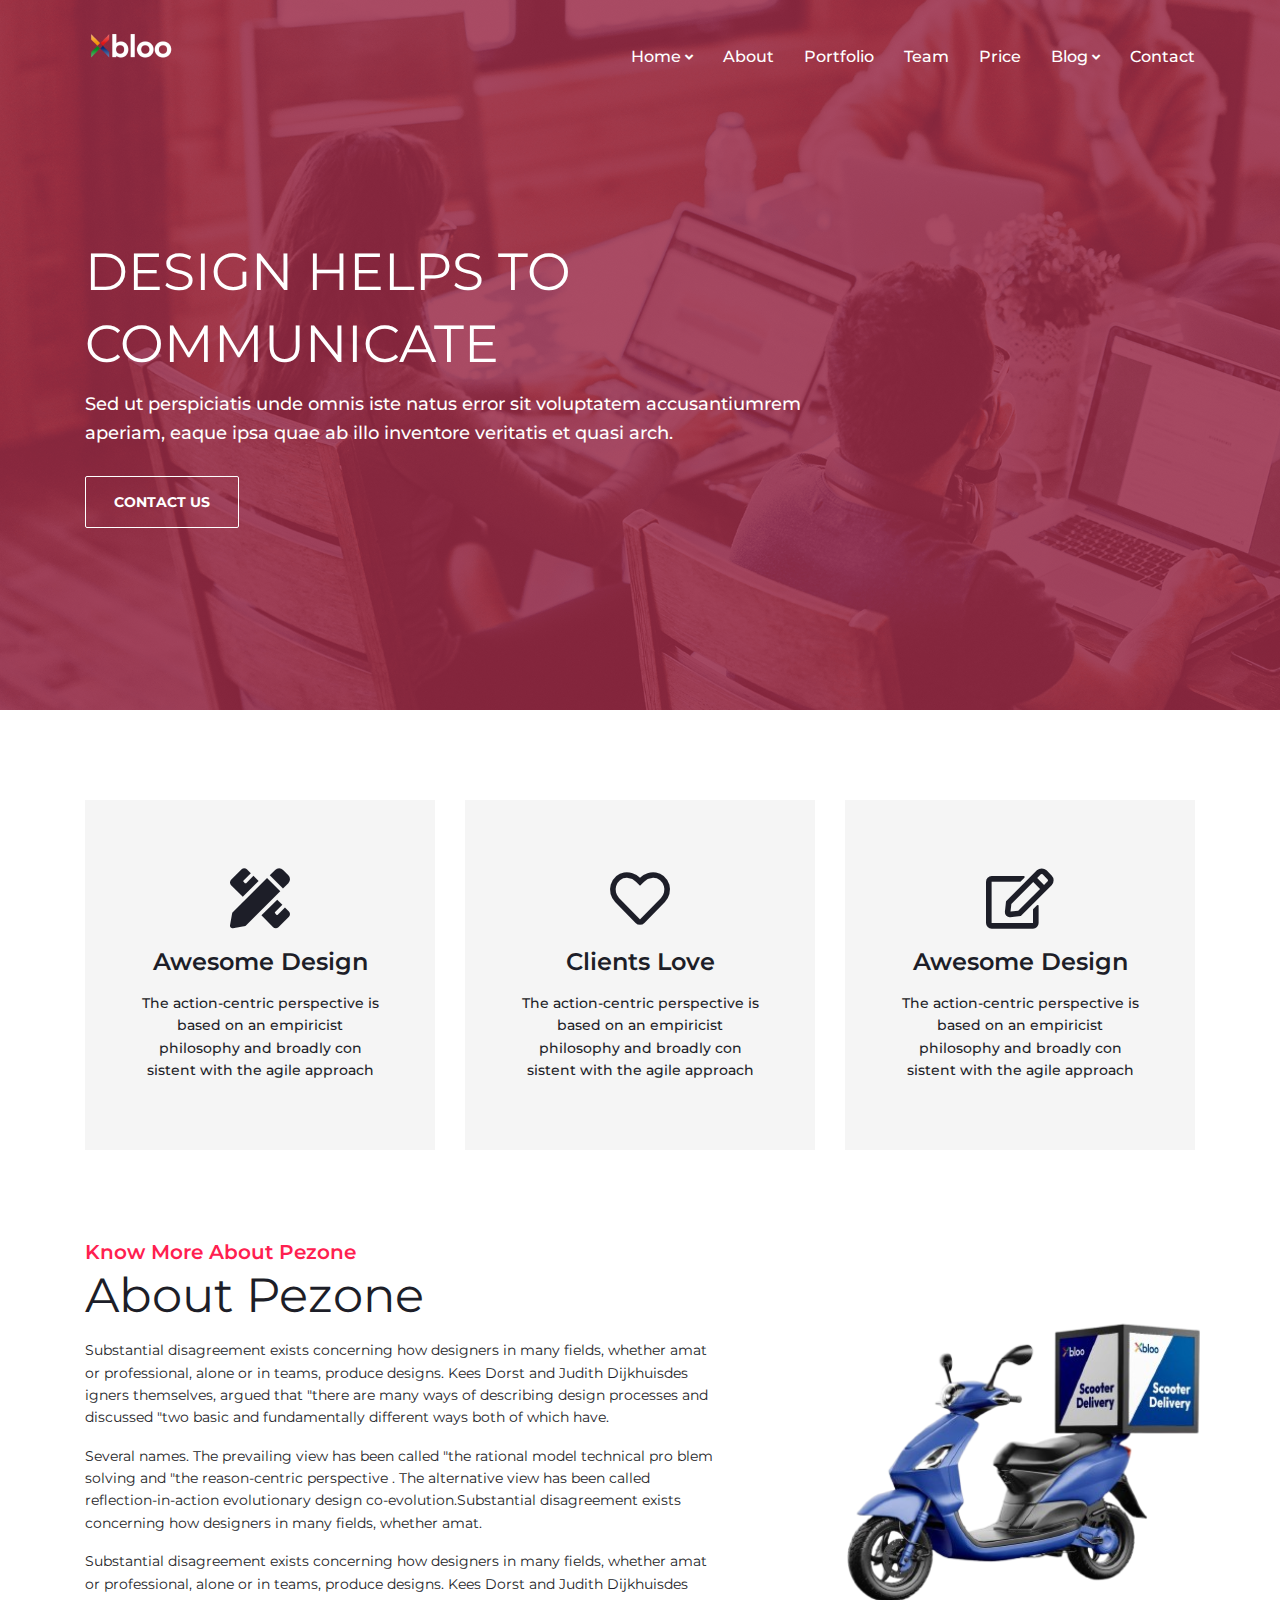
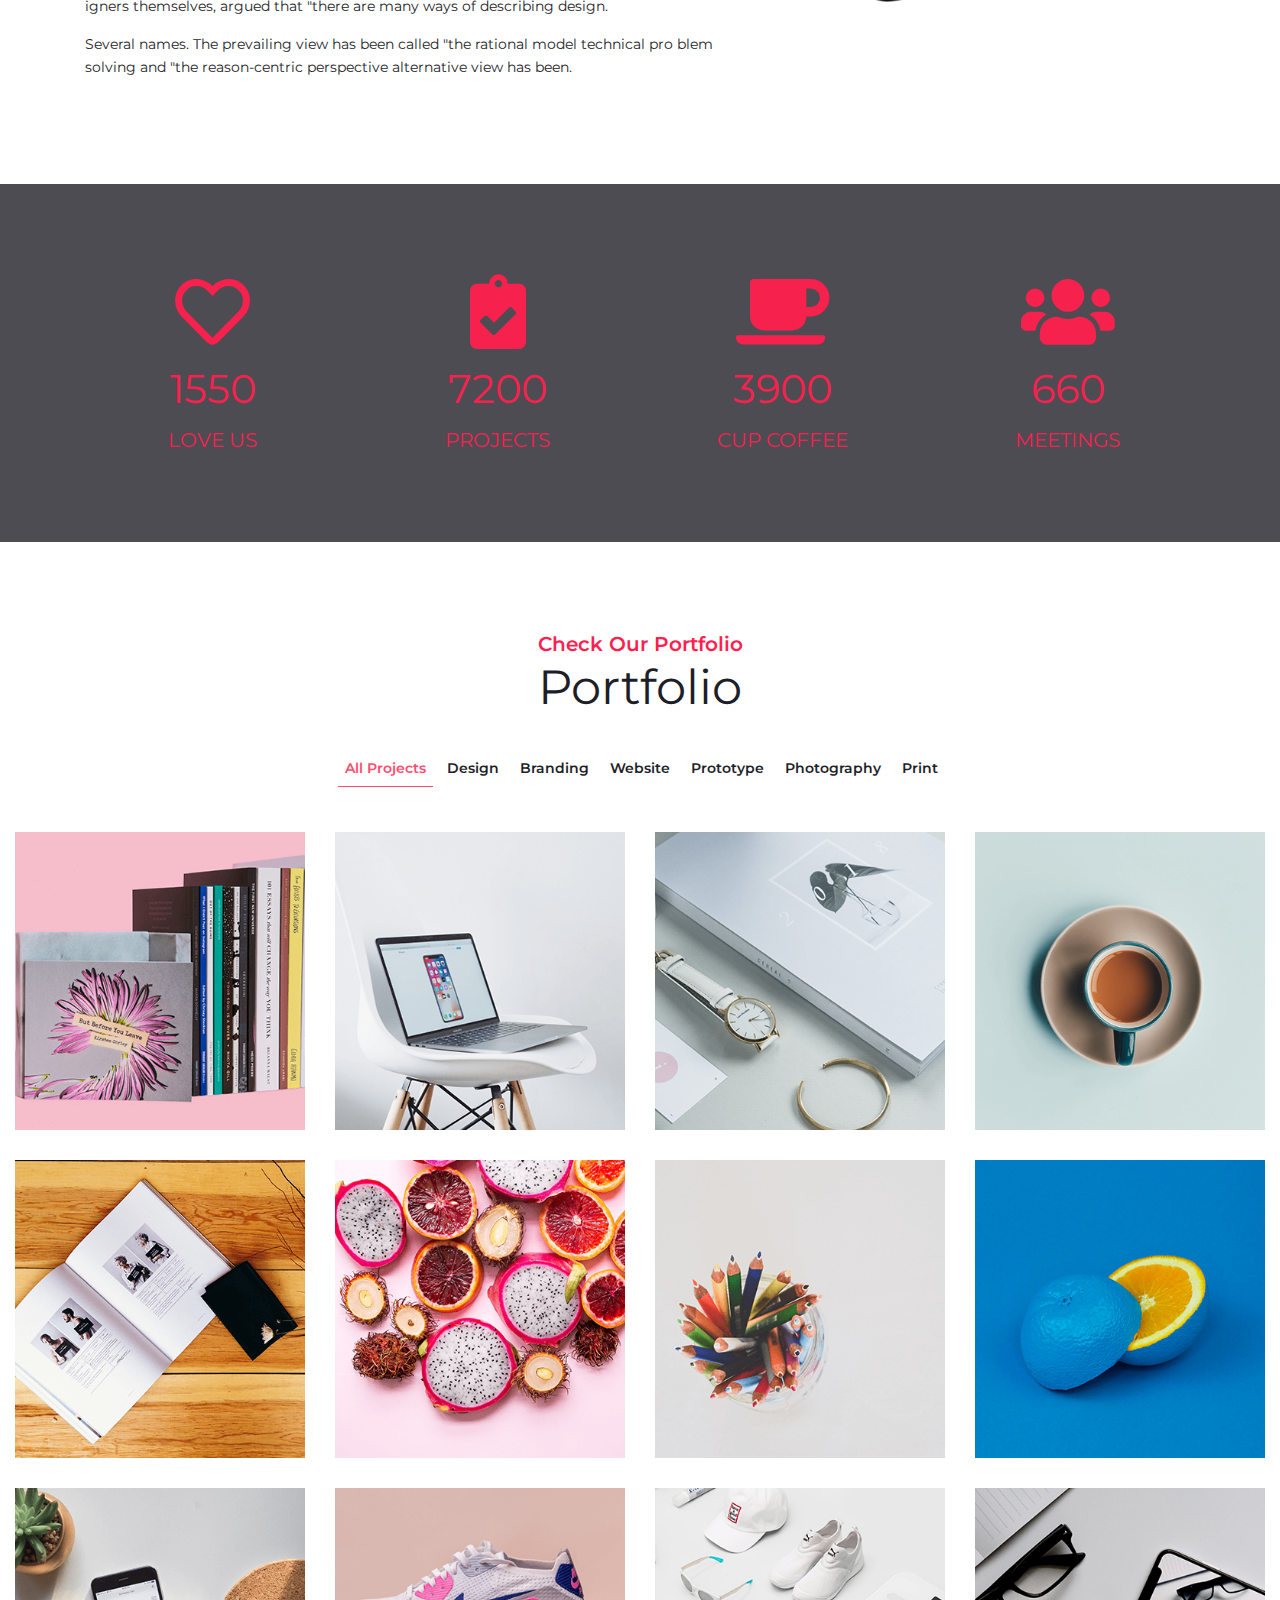
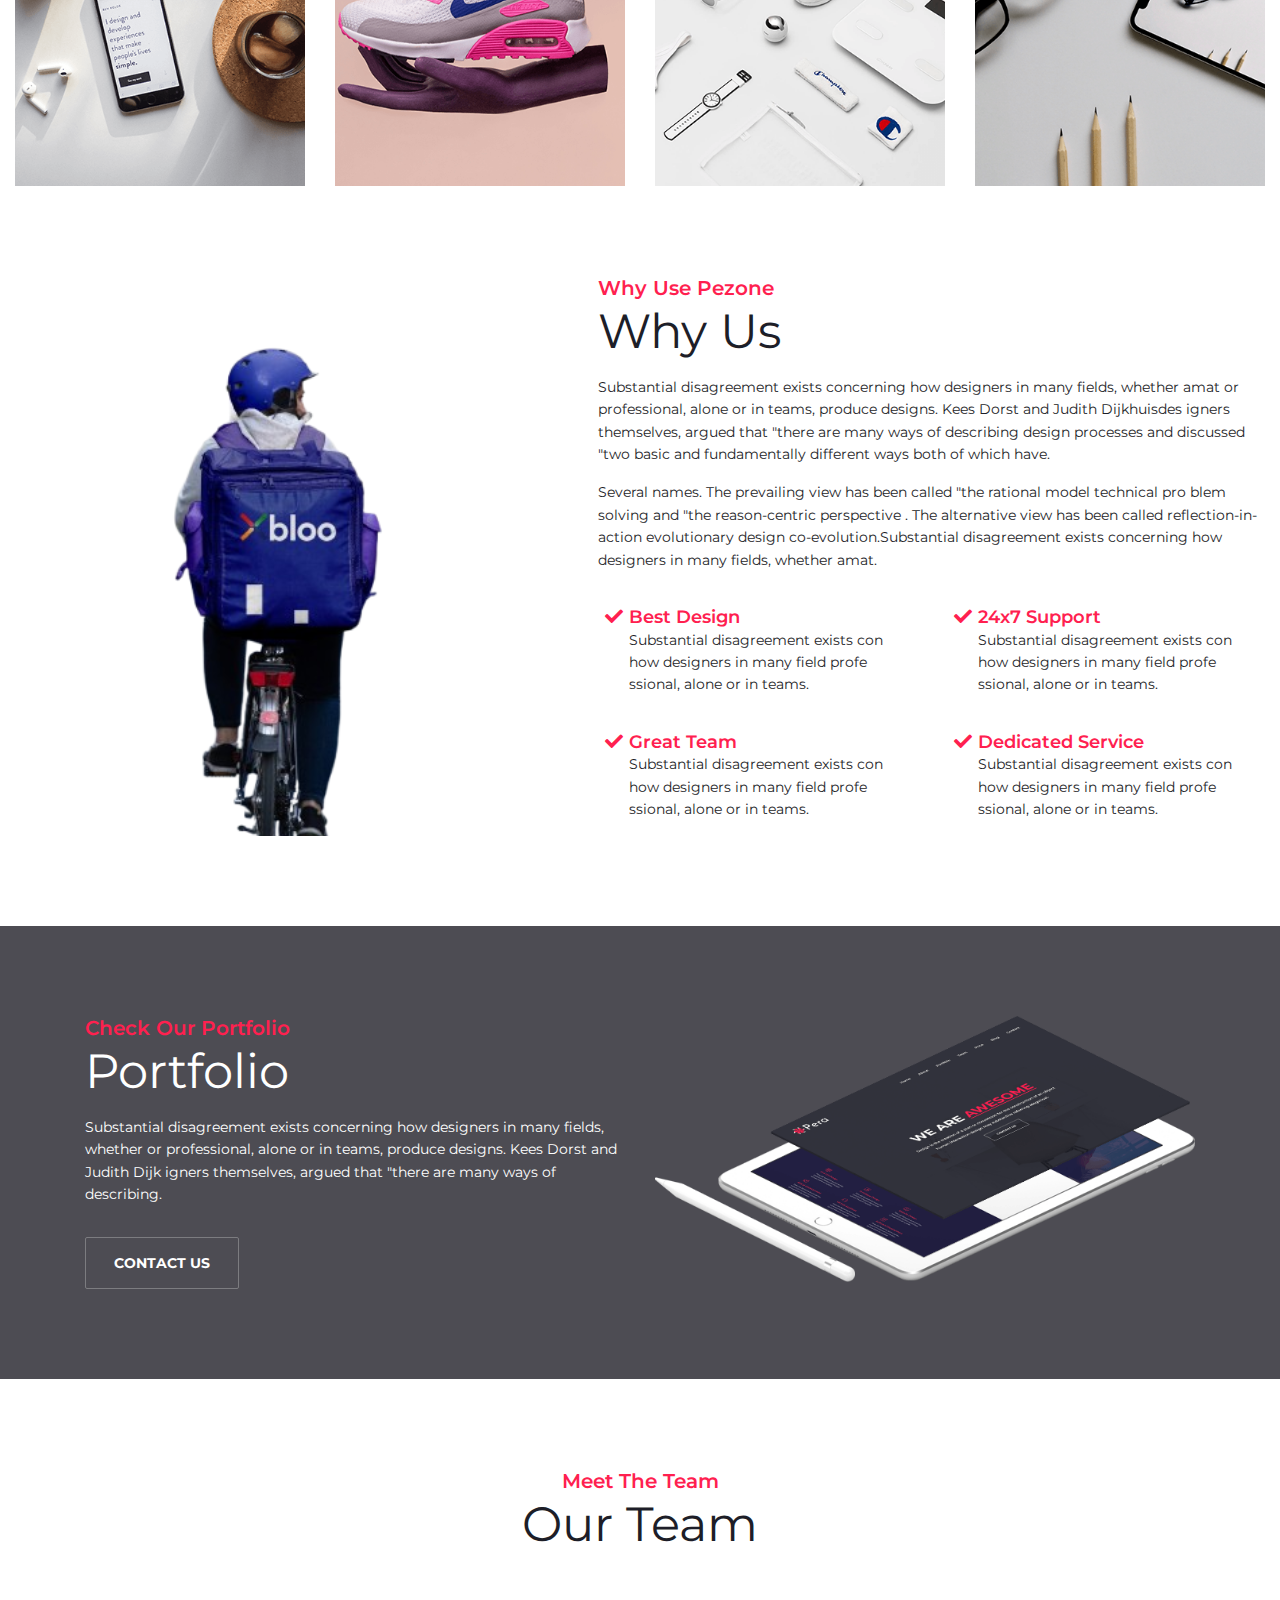
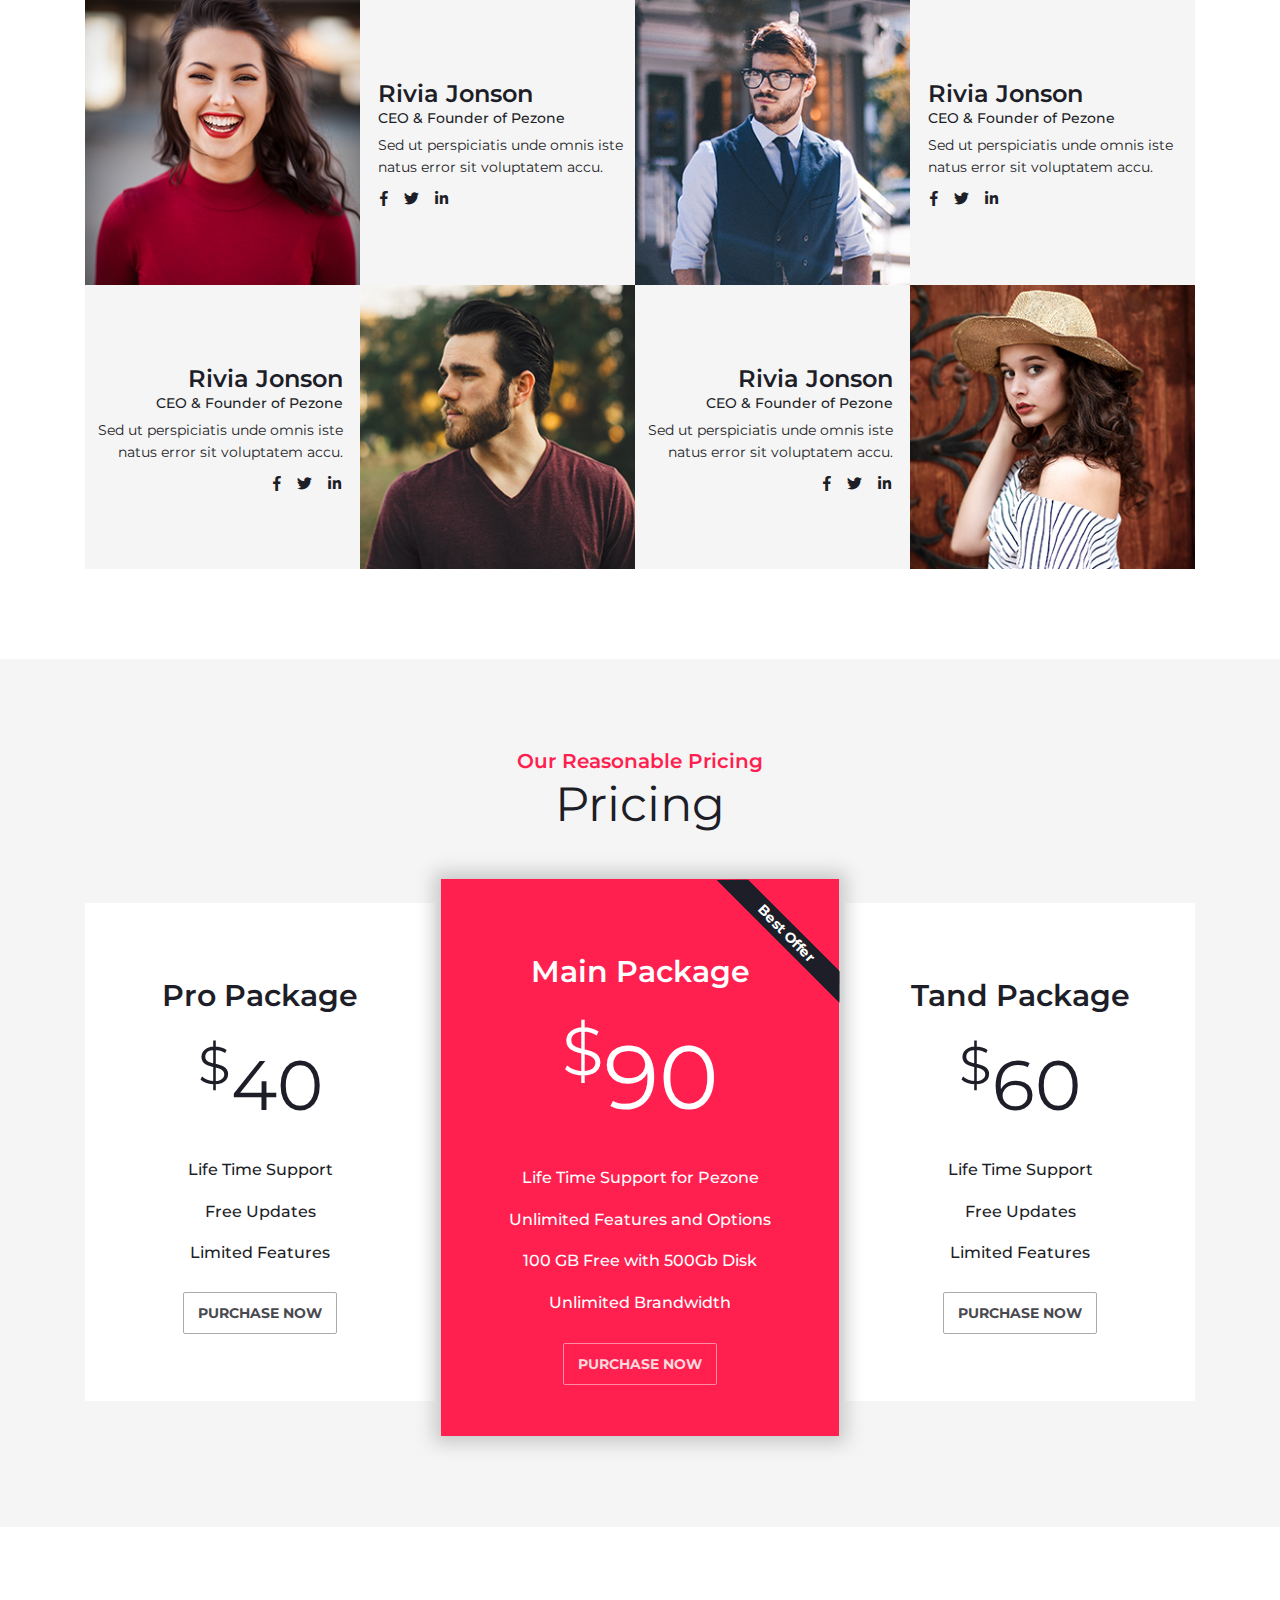
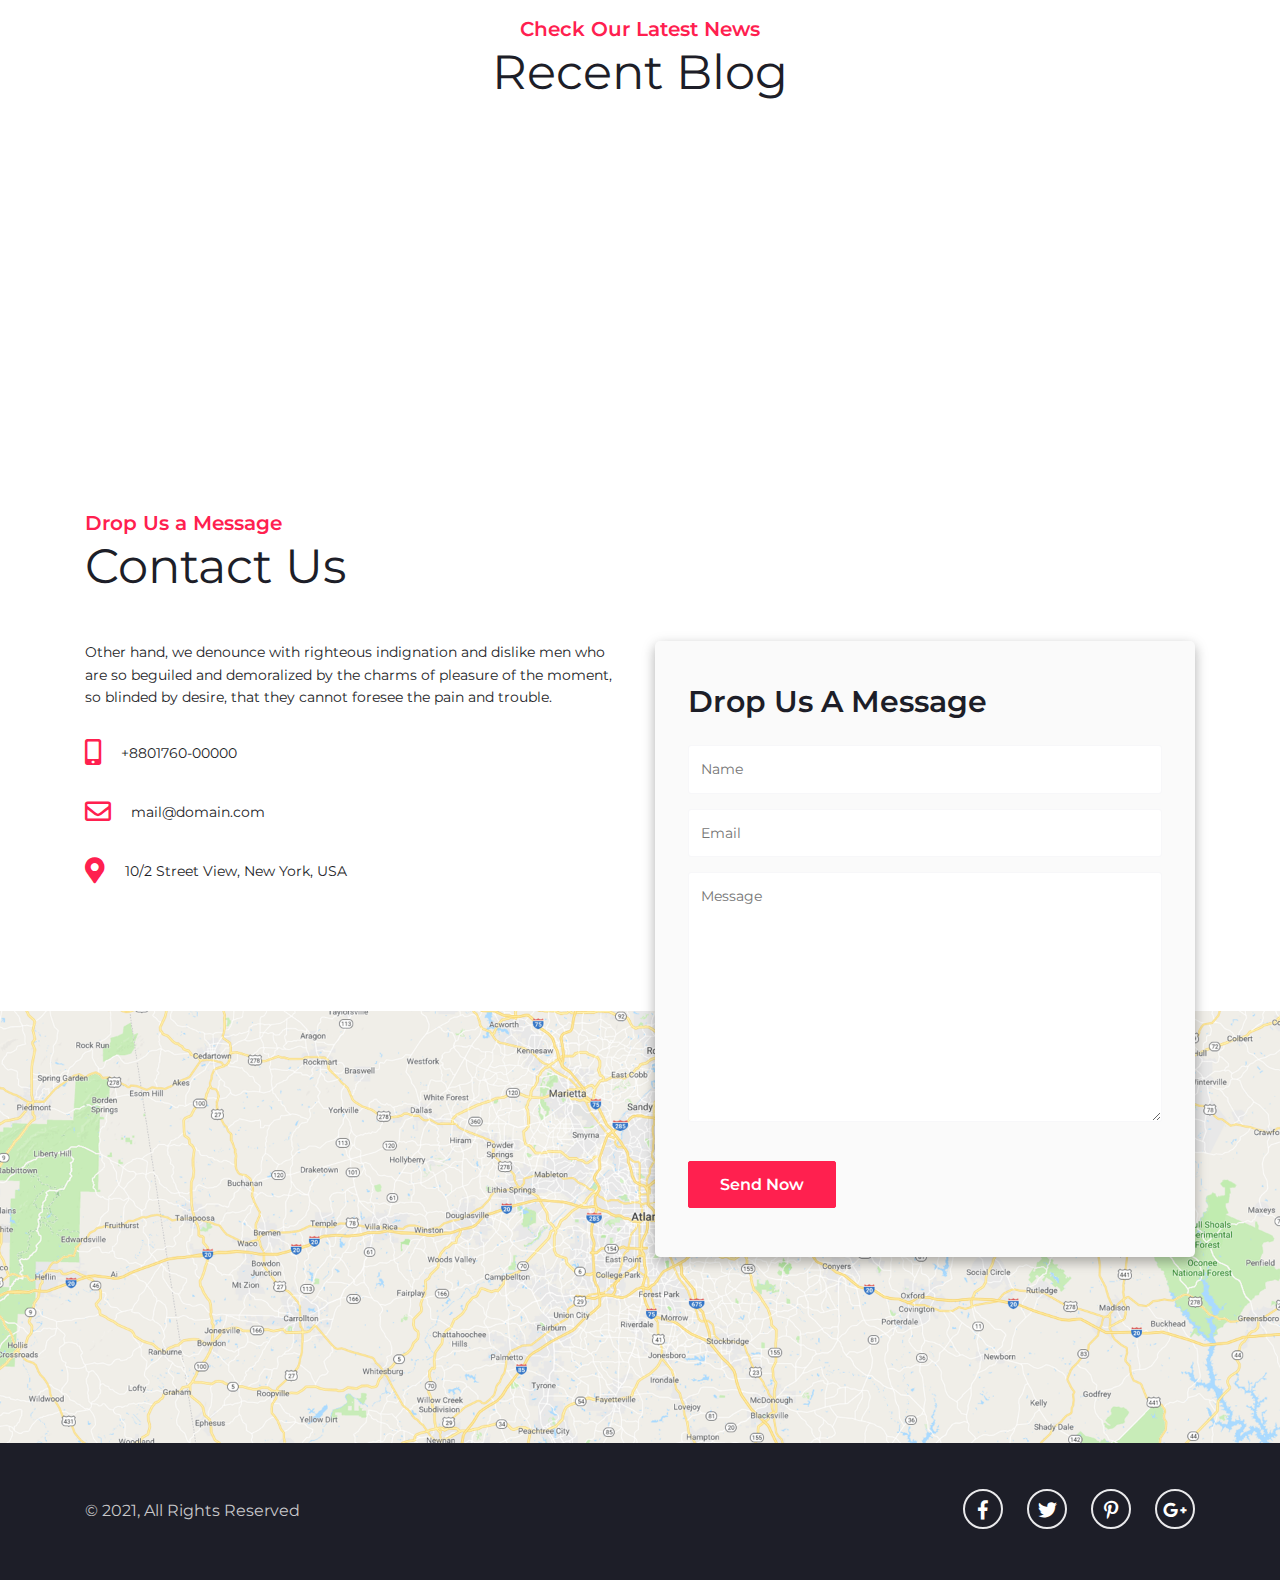
<file: home1.html>
<!doctype html>
<html lang="en">
<head>
	<meta charset="UTF-8">
	<meta name="viewport" content="width=device-width, initial-scale=1.0, shrink-to-fit=no">
	<title>Pezone - Creative Agency HTML Template</title>
	
	<link rel="icon" href="assets/img/fav.png" type="image/gif" sizes="20x20">
	<!-- Font Awesome CSS -->
	<link rel="stylesheet" href="assets/css/all.css">
	<!-- Magnific Popup CSS -->
	<link rel="stylesheet" href="assets/css/magnific-popup.css">
	<!-- Bootstrap CSS -->
	<link rel="stylesheet" href="assets/css/bootstrap.min.css">
	<!-- Animate CSS -->
	<link rel="stylesheet" href="assets/css/animate.css">
	<!-- Preloader CSS -->
	<link rel="stylesheet" href="assets/css/preloader.css">
	<!-- Slicknav CSS -->
	<link rel="stylesheet" href="assets/css/slicknav.min.css">

	
	<!-- Main CSS -->
	<link rel="stylesheet" href="assets/css/style.css">
	<!-- Responsive CSS -->
	<link rel="stylesheet" href="assets/css/responsive.css">

</head>
<body>

<!-- Preloder  
<div id="loader-wrapper">
	<div id="loader"></div> 
	<div class="loader-section section-left"></div>
    <div class="loader-section section-right"></div> 
</div> -->




<!-- Header area -->
<header>
	

<!-- Hero area -->
<div class="hero-area">
	<div class="hero-bg hero-bg-2"></div>
	<div class="container">
		<div class="row">
			<div class="col-xl-12 col-lg-12 col-sm-12 col-12">
				<nav>
					<div class="header-area">
							<div class="row">
								<div class="col-xl-3 col-lg-3 col-sm-6 col-6">
									<div class="logo text-left">
										<a href="index.html"><img src="assets/img/logo.png" alt=""></a>
									</div>
								</div>
								<div class="col-xl-9 col-lg-9 col-sm-6 col-6">
									<div class="mainmenu text-right">
										<ul id="traffic-menu">                    
											<li class="smooth-scroll"><a href="index.html">Home<i class="fas fa-angle-down"></i></a>
												<ul>
													<li><a href="home1.html">Home Version 01</a></li>
													<li><a href="home2.html">Home Version 02</a></li>
													<li><a href="home3.html">Home Version 03</a></li>
												</ul>
											</li>
											<li><a href="home1.html#about">About</a></li>
											<li><a href="home1.html#portfolio">Portfolio</a></li>
											<li><a href="home1.html#team">Team</a></li>
											<li><a href="home1.html#price">Price</a></li>
											<li><a href="blog.html">Blog<i class="fas fa-angle-down"></i></a>
												<ul>
													<li><a href="blog.html">Blog 01</a></li>
													<li><a href="blog-details.html">Blog Details</a></li>
												</ul>
											</li>
											<li><a href="home1.html#contact">Contact</a></li>
										</ul>
									</div>
									<div id="mobile-menu-wrap"></div>
								</div>
							</div>
					</div>
				</nav>
			</div>
		</div>
		<div class="row">
			<div class="col-xl-8 col-lg-8 col-sm-12 col-12">
				<div class="hero-content hero-content-2 text-left">
					<h1>Design Helps To <br> Communicate</h1>
					<p>Sed ut perspiciatis unde omnis iste natus error sit voluptatem accusantiumrem aperiam, eaque ipsa quae ab illo inventore veritatis et quasi arch.</p>
					<a class="common-btn common-btn-hm-2 hero-btn " href="home1.html#contact">CONTACT US</a>
				</div>
			</div>
		</div>
	</div>
</div>
</header>


<!-- Cta box -->

<div class="cta-box mt-90">
	<div class="container">
		<div class="row">
			<div class="col-xl-4 col-lg-4 col-sm-12 col-12">
				<div class="single-cta-box">
					<div class="cta-box-content text-center">
						<div class="cta-box-icon">
							<i class="fas fa-pencil-ruler"></i>
						</div>
						<h3>Awesome Design</h3>
						<p>The action-centric perspective is based on an empiricist philosophy and broadly con sistent with the agile approach</p>
					</div>
				</div>
			</div>
			<div class="col-xl-4 col-lg-4 col-sm-12 col-12">
				<div class="single-cta-box">
					<div class="cta-box-content text-center">
						<div class="cta-box-icon">
							<i class="far fa-heart"></i>
						</div>
						<h3>Clients Love</h3>
						<p>The action-centric perspective is based on an empiricist philosophy and broadly con sistent with the agile approach</p>
					</div>
				</div>
			</div>
			<div class="col-xl-4 col-lg-4 col-sm-12 col-12">
				<div class="single-cta-box">
					<div class="cta-box-content text-center">
						<div class="cta-box-icon">
							<i class="far fa-edit"></i>
						</div>
						<h3>Awesome Design</h3>
						<p>The action-centric perspective is based on an empiricist philosophy and broadly con sistent with the agile approach</p>
					</div>
				</div>
			</div>
		</div>
	</div>
</div>


<!-- About area -->
<section class="about-area mt-90" id="about">
	<div class="abour-bg-img-1"></div>
	<div class="container">
		<div class="row justify-content-start">
			<div class="col-xl-7 col-lg-7 col-sm-12 col-12">
				<div class="call-to-action about-call">
					<h6>Know More About Pezone</h6>
					<h2>About Pezone</h2>
					<p>Substantial disagreement exists concerning how designers in many fields, whether amat
					or professional, alone or in teams, produce designs. Kees Dorst and Judith Dijkhuisdes
					igners themselves, argued that "there are many ways of describing design processes
					and discussed "two basic and fundamentally different ways both of which have.</p>

					<p>Several names. The prevailing view has been called "the rational model technical pro
					blem solving and "the reason-centric perspective . The alternative view has been called 
					reflection-in-action evolutionary design co-evolution.Substantial disagreement
					exists concerning how designers in many fields, whether amat.</p>

					<p>Substantial disagreement exists concerning how designers in many fields, whether amat
					or professional, alone or in teams, produce designs. Kees Dorst and Judith Dijkhuisdes
					igners themselves, argued that "there are many ways of describing design.</p>

					<p>Several names. The prevailing view has been called "the rational model technical pro
					blem solving and "the reason-centric perspective alternative view has been.</p>
				</div>
			</div>
		</div>
	</div>
</section>



<!-- Countdown area -->
<section class="countdown-area mt-90">
	<div class="countdown-box countdown-bg">
		<div class="container">
			<div class="row">
				<div class="col-xl-3 col-lg-3 col-sm-6 col-6 text-center">
					<div class="count-box">
						<p><i class="far fa-heart"></i></p>
						<h4 class="counter">1550 </h4>
						<h5>LOVE US</h5>
					</div>
				</div>
				<div class="col-xl-3 col-lg-3 col-sm-6 col-6 text-center">
					<div class="count-box">
						<p><i class="fas fa-clipboard-check"></i></p>
						<h4 class="counter">7200 </h4>
						<h5>PROJECTS</h5>
					</div>
				</div>
				<div class="col-xl-3 col-lg-3 col-sm-6 col-6 text-center">
					<div class="count-box">
						<p><i class="fas fa-coffee"></i></p>
						<h4 class="counter">3900 </h4>
						<h5>CUP COFFEE</h5>
					</div>
				</div>
				<div class="col-xl-3 col-lg-3 col-sm-6 col-6 text-center">
					<div class="count-box">
						<p><i class="fas fa-users"></i></p>
						<h4 class="counter">660 </h4>
						<h5>MEETINGS</h5>
					</div>
				</div>
			</div>
		</div>
	</div>
</section>




<!-- Portfolio area -->
<section id="portfolio" class="mt-90">
	<div class="portfolio-area">
		<div class="container-fluid">
			<div class="row justify-content-center">
				<div class="col-xl-10 col-lg-10 col-sm-12 col-12">
					<div class="call-to-action portfolio-call text-center">
						<h6>Check Our Portfolio</h6>
						<h2>Portfolio</h2>
					</div>
				</div>
				<div class="row">
					<div class="col-xl-12 col-lg-12 col-sm-12 col-12">
						<div class="portfolio-link text-center">
							<ul>                                                           
								<li class="filter theme-color" data-filter="all">All Projects</li>
		                        <li class="filter theme-color" data-filter=".ui">Design</li>
		                        <li class="filter theme-color" data-filter=".ux">Branding</li>
		                        <li class="filter theme-color" data-filter=".web">Website</li>
		                        <li class="filter theme-color" data-filter=".prototype">Prototype</li>
		                        <li class="filter theme-color" data-filter=".photo">Photography</li>
		                        <li class="filter theme-color" data-filter=".print">Print</li>
							</ul>
						</div>
					</div>
				</div>
			</div>
			<div class="row work-mixi mt-45 popup-gallery">
				<div class="col-xl-3 col-lg-3 col-sm-6 col-12 mix ui">
					<div class="single-product-item home-2-single-product home-2-product-bg-1">
						<div class="portfolio-content ">
	                        <a href="assets/img/portfolio2-img-1.png" title="Illustration"><i class="fa fa-search-plus"></i></a>
	                    </div>
					</div>
				</div>
				<div class="col-xl-3 col-lg-3 col-sm-6 col-12 mix ux">
					<div class="single-product-item home-2-single-product home-2-product-bg-2">
						<div class="portfolio-content ">
	                        <a href="assets/img/portfolio2-img-2.png" title="Print Design"><i class="fa fa-search-plus"></i></a>
	                    </div>
					</div>
				</div>
				<div class="col-xl-3 col-lg-3 col-sm-6 col-12 mix web">
					<div class="single-product-item home-2-single-product home-2-product-bg-3">
						<div class="portfolio-content ">
	                        <a href="assets/img/portfolio2-img-3.png" title="UI Design"><i class="fa fa-search-plus"></i></a>
	                    </div>
					</div>
				</div>
				<div class="col-xl-3 col-lg-3 col-sm-6 col-12 mix photo">
					<div class="single-product-item home-2-single-product home-2-product-bg-4">
						<div class="portfolio-content ">
	                        <a href="assets/img/portfolio2-img-4.png" title="Ux Design"><i class="fa fa-search-plus"></i></a>
	                    </div>
					</div>
				</div>
				<div class="col-xl-3 col-lg-3 col-sm-6 col-12 mix prototype">
					<div class="single-product-item home-2-single-product home-2-product-bg-5">
						<div class="portfolio-content ">
	                        <a href="assets/img/portfolio2-img-5.png" title="Illustration"><i class="fa fa-search-plus"></i></a>
	                    </div>
					</div>
				</div>
				<div class="col-xl-3 col-lg-3 col-sm-6 col-12 mix ux">
					<div class="single-product-item home-2-single-product home-2-product-bg-6">
						<div class="portfolio-content ">
	                        <a href="assets/img/portfolio2-img-6.png" title="Illustration"><i class="fa fa-search-plus"></i></a>
	                    </div>
					</div>
				</div>
				<div class="col-xl-3 col-lg-3 col-sm-6 col-12 mix ui">
					<div class="single-product-item home-2-single-product home-2-product-bg-7">
						<div class="portfolio-content ">
	                        <a href="assets/img/portfolio2-img-7.png" title="Ux Design"><i class="fa fa-search-plus"></i></a>
	                    </div>
					</div>
				</div>
				<div class="col-xl-3 col-lg-3 col-sm-6 col-12 mix print">
					<div class="single-product-item home-2-single-product home-2-product-bg-8">
						<div class="portfolio-content ">
	                        <a href="assets/img/portfolio2-img-8.png" title="Print Design"><i class="fa fa-search-plus"></i></a>
	                    </div>
					</div>
				</div>
				<div class="col-xl-3 col-lg-3 col-sm-6 col-12 mix photo">
					<div class="single-product-item home-2-single-product home-2-product-bg-9">
						<div class="portfolio-content ">
	                        <a href="assets/img/portfolio2-img-9.png" title="Print Design"><i class="fa fa-search-plus"></i></a>
	                    </div>
					</div>
				</div>
				<div class="col-xl-3 col-lg-3 col-sm-6 col-12 mix web">
					<div class="single-product-item home-2-single-product home-2-product-bg-10">
						<div class="portfolio-content ">
	                        <a href="assets/img/portfolio2-img-10.png" title="Print Design"><i class="fa fa-search-plus"></i></a>
	                    </div>
					</div>
				</div>
				<div class="col-xl-3 col-lg-3 col-sm-6 col-12 mix photo">
					<div class="single-product-item home-2-single-product home-2-product-bg-11">
						<div class="portfolio-content ">
	                        <a href="assets/img/portfolio2-img-11.png" title="Print Design"><i class="fa fa-search-plus"></i></a>
	                    </div>
					</div>
				</div>
				<div class="col-xl-3 col-lg-3 col-sm-6 col-12 mix ui">
					<div class="single-product-item home-2-single-product home-2-product-bg-12">
						<div class="portfolio-content ">
	                        <a href="assets/img/portfolio2-img-12.png" title="Print Design"><i class="fa fa-search-plus"></i></a>
	                    </div>
					</div>
				</div>
			</div>
		</div>
	</div>
</section>



<!-- About area-2 -->
<section class="about-area about-area-2 ">
	<div class="abour-bg-img"></div>
	<div class="container-fluid">
		<div class="row justify-content-end">
			<div class="col-xl-7 col-lg-7 col-sm-12 col-12">
				<div class="call-to-action call-to-action-2 about-call about-call-2">
					<h6>Why Use Pezone</h6>
					<h2>Why Us</h2>
					<p>Substantial disagreement exists concerning how designers in many fields, whether amat
					or professional, alone or in teams, produce designs. Kees Dorst and Judith Dijkhuisdes
					igners themselves, argued that "there are many ways of describing design processes
					and discussed "two basic and fundamentally different ways both of which have.</p>

					<p>Several names. The prevailing view has been called "the rational model technical pro
					blem solving and "the reason-centric perspective . The alternative view has been called 
					reflection-in-action evolutionary design co-evolution.Substantial disagreement
					exists concerning how designers in many fields, whether amat.</p>
					<div class="row">
						<div class="col-xl-6 col-lg-6 col-sm-6 col-12">
							<div class="about-check-box">
								<h6><i class="fas fa-check"></i>Best Design</h6>
								<p>Substantial disagreement exists con
								how designers in many field profe
								ssional, alone or in teams.</p>
							</div>
						</div>
						<div class="col-xl-6 col-lg-6 col-sm-6 col-12">
							<div class="about-check-box">
								<h6><i class="fas fa-check"></i>24x7 Support</h6>
								<p>Substantial disagreement exists con
								how designers in many field profe
								ssional, alone or in teams.</p>
							</div>
						</div>
					</div>
					<div class="row">
						<div class="col-xl-6 col-lg-6 col-sm-6 col-12">
							<div class="about-check-box">
								<h6><i class="fas fa-check"></i>Great Team</h6>
								<p>Substantial disagreement exists con
								how designers in many field profe
								ssional, alone or in teams.</p>
							</div>
						</div>
						<div class="col-xl-6 col-lg-6 col-sm-6 col-12">
							<div class="about-check-box">
								<h6><i class="fas fa-check"></i>Dedicated Service</h6>
								<p>Substantial disagreement exists con
								how designers in many field profe
								ssional, alone or in teams.</p>
							</div>
						</div>
					</div>
				</div>
			</div>
		</div>
	</div>
</section>



<!-- Cta area -->
<section class="countdown-area cta-area mt-90">
	<div class="countdown-box countdown-bg cta-bg">
		<div class="container">
			<div class="row">
				<div class="col-xl-6 col-lg-6 col-sm-12 col-12">
					<div class="call-to-action cta-call text-left">
						<h6>Check Our Portfolio</h6>
						<h2>Portfolio</h2>
						<p>Substantial disagreement exists concerning how designers in many fields, whether
						or professional, alone or in teams, produce designs. Kees Dorst and Judith Dijk
						igners themselves, argued that "there are many ways of describing.</p>
						<a class="common-btn cta-btn" href="home1.html">CONTACT US</a>
					</div>
				</div>
				<div class="col-xl-6 col-lg-6 col-sm-12 col-12">
					<div class="cta-img-box">
						<img src="assets/img/cta-img.png" alt="">
					</div>
				</div>
			</div>
		</div>
	</div>
</section>


<!-- Team -->
<section class="meet-team mt-90" id="team">
	<div class="meet-team-area">
		<div class="container">
			<div class="row">
				<div class="col-xl-12 col-lg-12 col-sm-12 col-12">
					<div class="call-to-action team-call text-center">
						<h6>Meet The Team</h6>
						<h2>Our Team</h2>
					</div>
				</div>
			</div>
			<div class="row team-line cus-colum-3 mt-45">
				<div class="col-xl-3 col-lg-3 col-sm-6 col-12">
					<div class="team-box">
						<div class="team-img">
							<img src="assets/img/team-img-1.png" alt="">
						</div>
					</div>
				</div>
				<div class="col-xl-3 col-lg-3 col-sm-6 col-12">
					<div class="team-box">
						<div class="team-content text-left">
							<h6>Rivia Jonson</h6>
							<p>CEO & Founder of Pezone</p>
							<p class="team-2nd-p">Sed ut perspiciatis unde omnis iste
							natus error sit voluptatem accu.</p>
							<div class="team-social">
								<ul>
									<li><a href="home1.html"><i class="fab fa-facebook-f"></i></a></li>
									<li><a href="home1.html"><i class="fab fa-twitter"></i></a></li>
									<li><a href="home1.html"><i class="fab fa-linkedin-in"></i></a></li>
								</ul>
							</div>
						</div>
					</div>
				</div>
				<div class="col-xl-3 col-lg-3 col-sm-6 col-12">
					<div class="team-box">
						<div class="team-img">
							<img src="assets/img/team-img-2.png" alt="">
						</div>
					</div>
				</div>
				<div class="col-xl-3 col-lg-3 col-sm-6 col-12">
					<div class="team-box">
						<div class="team-content text-left">
							<h6>Rivia Jonson</h6>
							<p>CEO & Founder of Pezone</p>
							<p class="team-2nd-p">Sed ut perspiciatis unde omnis iste
							natus error sit voluptatem accu.</p>
							<div class="team-social">
								<ul>
									<li><a href="home1.html"><i class="fab fa-facebook-f"></i></a></li>
									<li><a href="home1.html"><i class="fab fa-twitter"></i></a></li>
									<li><a href="home1.html"><i class="fab fa-linkedin-in"></i></a></li>
								</ul>
							</div>
						</div>
					</div>
				</div>
				<div class="col-xl-3 col-lg-3 col-sm-6 col-12">
					<div class="team-box">
						<div class="team-content text-right">
							<h6>Rivia Jonson</h6>
							<p>CEO & Founder of Pezone</p>
							<p class="team-2nd-p">Sed ut perspiciatis unde omnis iste
							natus error sit voluptatem accu.</p>
							<div class="team-social">
								<ul>
									<li><a href="home1.html"><i class="fab fa-facebook-f"></i></a></li>
									<li><a href="home1.html"><i class="fab fa-twitter"></i></a></li>
									<li><a href="home1.html"><i class="fab fa-linkedin-in"></i></a></li>
								</ul>
							</div>
						</div>
					</div>
				</div>
				<div class="col-xl-3 col-lg-3 col-sm-6 col-12">
					<div class="team-box">
						<div class="team-img">
							<img src="assets/img/team-img-3.png" alt="">
						</div>
					</div>
				</div>
				<div class="col-xl-3 col-lg-3 col-sm-6 col-12">
					<div class="team-box">
						<div class="team-content text-right">
							<h6>Rivia Jonson</h6>
							<p>CEO & Founder of Pezone</p>
							<p class="team-2nd-p">Sed ut perspiciatis unde omnis iste
							natus error sit voluptatem accu.</p>
							<div class="team-social">
								<ul>
									<li><a href="home1.html"><i class="fab fa-facebook-f"></i></a></li>
									<li><a href="home1.html"><i class="fab fa-twitter"></i></a></li>
									<li><a href="home1.html"><i class="fab fa-linkedin-in"></i></a></li>
								</ul>
							</div>
						</div>
					</div>
				</div>
				<div class="col-xl-3 col-lg-3 col-sm-6 col-12">
					<div class="team-box">
						<div class="team-img">
							<img src="assets/img/team-img-4.png" alt="">
						</div>
					</div>
				</div>
			</div>
		</div>
	</div>
</section>


<!-- Pricing Area -->
<section id="price">
	<div class="pricing-area">
		<div class="container">
			<div class="row">
				<div class="col-xl-12 col-lg-12 col-sm-12 col-12 mt-90">
					<div class="call-to-action team-call text-center">
						<h6>Our Reasonable Pricing</h6>
						<h2>Pricing</h2>
					</div>
				</div>
			</div>
			<div class="row price-destance">
				<div class="col-xl-4 col-lg-4 col-sm-12 col-12">
					<div class="pricing-wrap">
						<div class="price-content text-center">
							<h4 class="price-heading">Pro Package</h4>
							<p class="price-number"> <sup>$</sup>40</p>
							<div class="price-content-bottom">
								<p>Life Time Support</p>
								<p>Free Updates</p>
								<p>Limited Features</p>
							</div>
							<a class="price-btn" href="home1.html#price">PURCHASE NOW</a>
						</div>
					</div>
				</div>
				<div class="col-xl-4 col-lg-4 col-sm-12 col-12 pricing-2">
					<div class="pricing-wrap pricing-wrap-2">
						<div class="price-content price-content-2 text-center">
							<h5>Best Offer</h5>
							<h4 class="price-heading">Main Package</h4>
							<p class="price-number price-number-2"> <sup>$</sup>90</p>
							<div class="price-content-bottom price-content-bottom-2">
								<p>Life Time Support for Pezone</p>
								<p>Unlimited Features and Options</p>
								<p>100 GB Free with 500Gb Disk</p>
								<p>Unlimited Brandwidth</p>
							</div>
							<a class="price-btn price-btn-2" href="home1.html#price">PURCHASE NOW</a>
						</div>
					</div>
				</div>
				<div class="col-xl-4 col-lg-4 col-sm-12 col-12 pricing-3">
					<div class="pricing-wrap">
						<div class="price-content text-center">
							<h4 class="price-heading">Tand Package</h4>
							<p class="price-number"> <sup>$</sup>60</p>
							<div class="price-content-bottom">
								<p>Life Time Support</p>
								<p>Free Updates</p>
								<p>Limited Features</p>
							</div>
							<a class="price-btn" href="home1.html#price">PURCHASE NOW</a>
						</div>
					</div>
				</div>
			</div>
		</div>
	</div>
</section>


<!-- Blog Area -->
<section  >
	<div class="bolg-area">
		<div class="container">
			<div class="row">
				<div class="col-xl-12 col-lg-12 col-sm-12 col-12 mt-90">
					<div class="call-to-action team-call text-center">
						<h6>Check Our Latest News</h6>
						<h2>Recent Blog</h2>
					</div>
				</div>
			</div>
			<div class="row mt-45">
				<div class="col-xl-3 col-lg-3 col-sm-6 col-12 wow animate fadeInLeft">
					<div class="blog-wrap">
						<div class="blog-box">
							<div class="blog-img">
								<a href="blog-details.html"><img src="assets/img/blog-img-1.png" alt=""></a>
							</div>
							<div class="blog-content">
								<p class="blog-date"><a href="home1.html#">18 October, 2018 <span class="blog-botder">|</span> <span class="blog-date-right">By HeroCoders</span></a></p>
								<p><a href="blog-details.html">A great design can change your
								thinking within a few minutes.</a></p>
							</div>
						</div>
					</div>
				</div>
				<div class="col-xl-3 col-lg-3 col-sm-6 col-12 wow animate fadeInLeft">
					<div class="blog-wrap">
						<div class="blog-box">
							<div class="blog-img">
								<a href="blog-details.html"><img src="assets/img/blog-img-2.png" alt=""></a>
							</div>
							<div class="blog-content">
								<p class="blog-date"><a href="home1.html#">18 October, 2018 <span class="blog-botder">|</span> <span class="blog-date-right">By HeroCoders</span></a></p>
								<p><a href="blog-details.html">Vero eos et accusamus et iusto odio dignissimos ducimus qui.</a></p>
							</div>
						</div>
					</div>
				</div>
				<div class="col-xl-3 col-lg-3 col-sm-6 col-12 wow animate fadeInRight">
					<div class="blog-wrap">
						<div class="blog-box">
							<div class="blog-img">
								<a href="blog-details.html"><img src="assets/img/blog-img-3.png" alt=""></a>
							</div>
							<div class="blog-content">
								<p class="blog-date"><a href="home1.html#">18 October, 2018 <span class="blog-botder">|</span> <span class="blog-date-right">By HeroCoders</span></a></p>
								<p><a href="blog-details.html">Denounce with righteous indignation and dislike men.</a></p>
							</div>
						</div>
					</div>
				</div>
				<div class="col-xl-3 col-lg-3 col-sm-6 col-12 wow animate fadeInRight">
					<div class="blog-wrap">
						<div class="blog-box">
							<div class="blog-img">
								<a href="blog-details.html"><img src="assets/img/blog-img-4.png" alt=""></a>
							</div>
							<div class="blog-content">
								<p class="blog-date"><a href="home1.html#">18 October, 2018 <span class="blog-botder">|</span> <span class="blog-date-right">By HeroCoders</span></a></p>
								<p><a href="blog-details.html">Men who are so beguiled and deoralized by the charms.</a></p>
							</div>
						</div>
					</div>
				</div>
			</div>
		</div>
	</div>
</section>

<!-- Contact Area -->
<section id="contact">
	<div class="contact-area">
		<div class="container">
			<div class="row ">
				<div class="col-xl-12 col-lg-12 col-sm-12 col-12">
					<div class="call-to-action team-call text-left">
						<h6>Drop Us a Message</h6>
						<h2>Contact Us</h2>
					</div>
				</div>
			</div>
			<div class="row mt-45">
				<div class="col-xl-6 col-lg-6 col-sm-12 col-12">
					<div class="contact-details-box">
						<p>Other hand, we denounce with righteous indignation and dislike men who are
						so beguiled and demoralized by the charms of pleasure of the moment, so
						blinded by desire, that they cannot foresee the pain and trouble.</p>
						<p><i class="fas fa-mobile-alt"></i> <label>+8801760-00000</label></p>
						<p><i class="far fa-envelope"></i> <label>mail@domain.com</label></p>
						<p><i class="fas fa-map-marker-alt"></i> <label>10/2 Street View, New York, USA</label></p>
					</div>
				</div>
				<div class="col-xl-6 col-lg-6 col-sm-12 col-12">
					<div class="contact-form-wrap">
						<div class="contact-form">
							<h3>Drop Us A Message</h3>
							<form id="contact-form" action="http://demo.getcoderzone.com/html/pezone/mail.php" method="POST" class="contat-input">
								<div class="row">
									<div class="col-xl-12 col-lg-12 col-sm-12 col-12">
										<input type="text" name="name" placeholder="Name">
									</div>
									<div class="col-xl-12 col-lg-12 col-sm-12 col-12">
										<input type="email" name="email" placeholder="Email">
									</div>
									<div class="col-xl-12 col-lg-12 col-sm-12 col-12">
										<p><textarea name="message" id="message" cols="30" rows="10" placeholder="Message"></textarea></p>
									</div>
									<p><button type="submit" class="contact-btn">Send Now</button></p>
									<p class="form-message"></p>
								</div>
							</form>
						</div>
					</div>
				</div>
			</div>
		</div>
	</div>
</section>

<!-- Map -->
<div class="map-img-area map-img-res">
	<div class="container-fluid">
		<div class="row">
			<div class="map-img-wrap text-center">
				<div class="map-img">
					<img src="assets/img/map-img.png" alt="">
				</div>
			</div>
		</div>
	</div>
</div>

<footer id="foot">
	<div class="footer-area">
		<div class="container">
			<div class="row">
				<div class="col-xl-4 col-lg-4 col-sm-12 col-12">
					<div class="footer-box">
						<div class="copy-right text-left">
							<p>© 2021, All Rights Reserved</p>
						</div>
					</div>
				</div>
				<div class="col-xl-8 col-lg-8 col-sm-12 col-12">
					<div class="footer-box">
						<div class="footer-right text-right">
							<ul>
								<li><a href="home1.html"><i class="fab fa-facebook-f"></i></a></li>
								<li><a href="home1.html"><i class="fab fa-twitter"></i></a></li>
								<li><a href="home1.html"><i class="fab fa-pinterest-p"></i></a></li>
								<li><a href="home1.html"><i class="fab fa-google-plus-g"></i></a></li>
							</ul>
						</div>
					</div>
				</div>
			</div>
		</div>
	</div>
</footer>

<!-- jQuery -->
<script src="assets/js/jquery-3.6.0.min.js"></script>
<!-- Popper JS -->
<script src="assets/js/popper.min.js"></script>
<!-- Bootstrap JS -->		
<script src="assets/js/bootstrap.min.js"></script>
<!-- Magnific Popup JS -->
<script src="assets/js/jquery.magnific-popup.min.js"></script>
<!-- Mixitup JS -->
<script src="assets/js/jquery.mixitup.min.js"></script>
<!-- Wow JS -->
<script src="assets/js/wow.min.js"></script>
<!-- Slicknav JS -->
<script src="assets/js/jquery.slicknav.min.js"></script>
<!-- Preloder JS -->
<script src="assets/js/preloader.js"></script>
<!-- Typed js -->
<script src="assets/js/typed.js"></script>
<!-- Main JS -->
<script src="assets/js/main.js"></script>

</body>
</html>
</file>
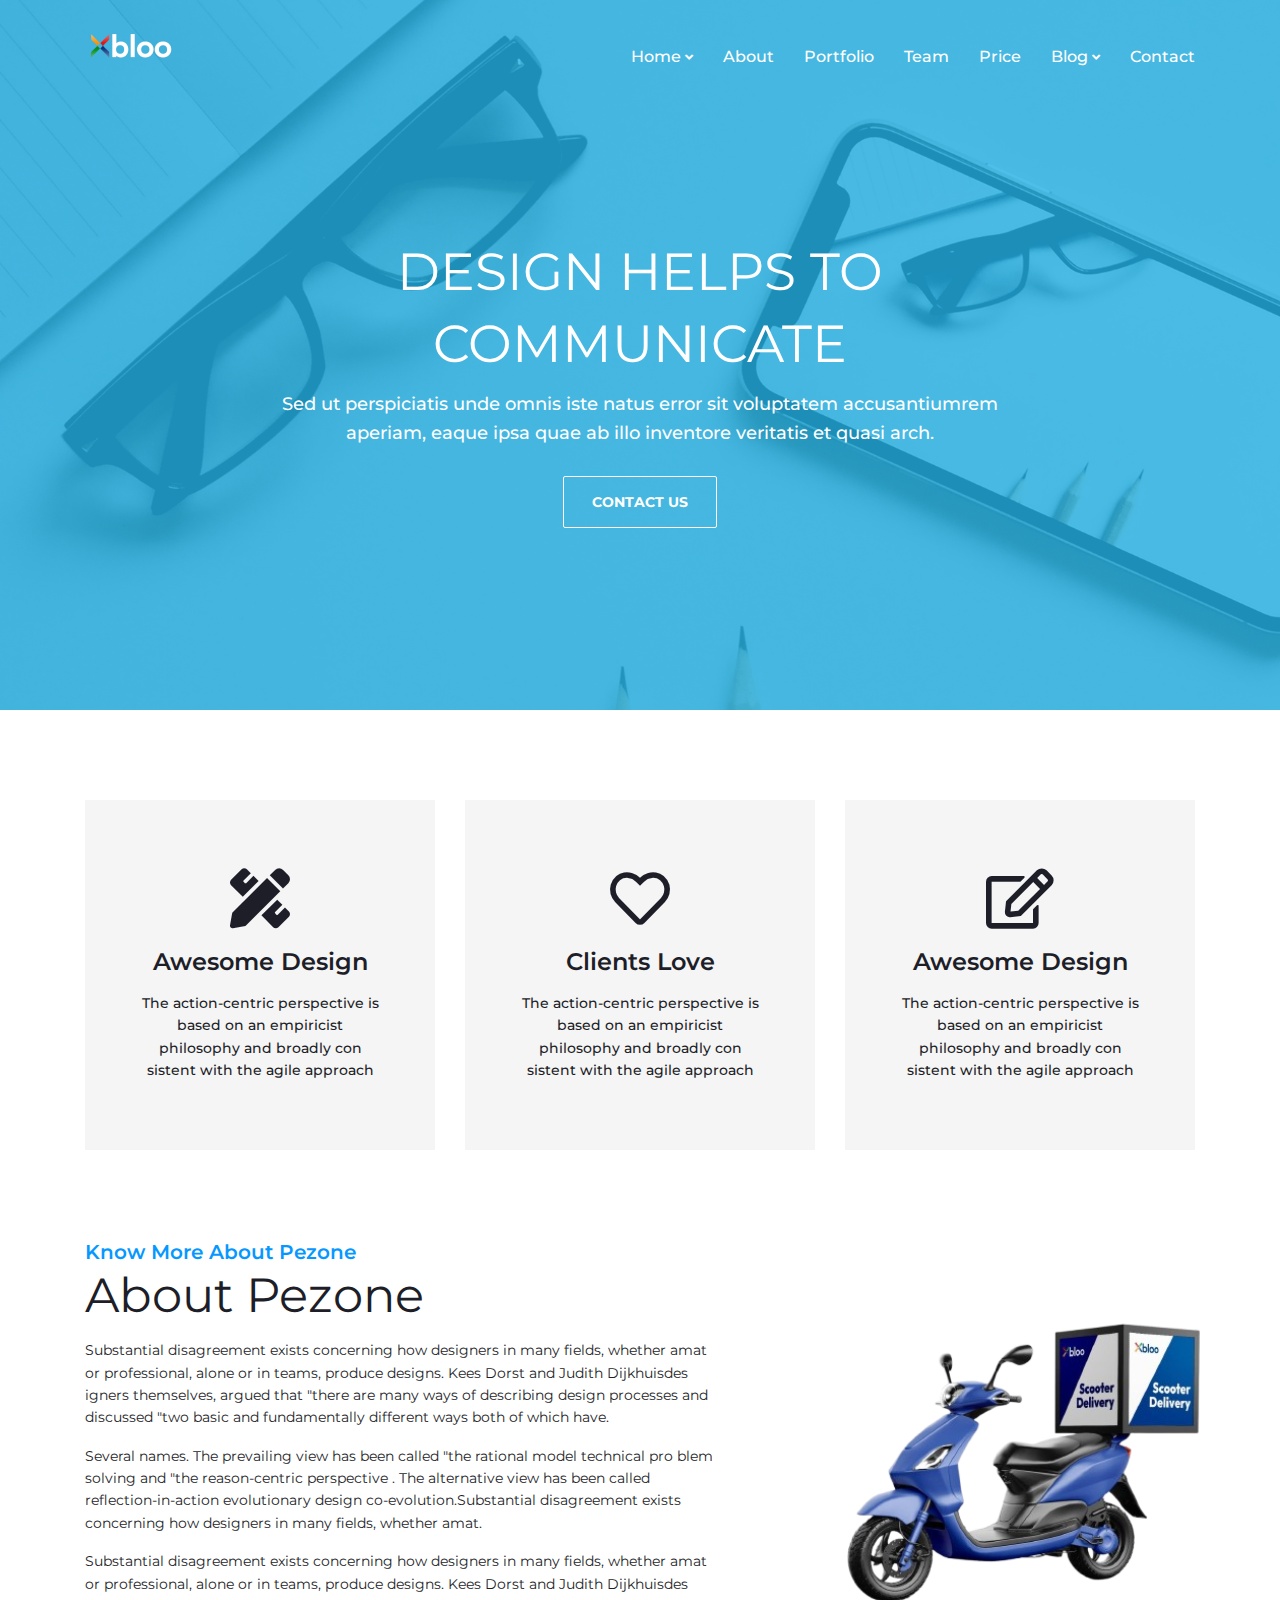
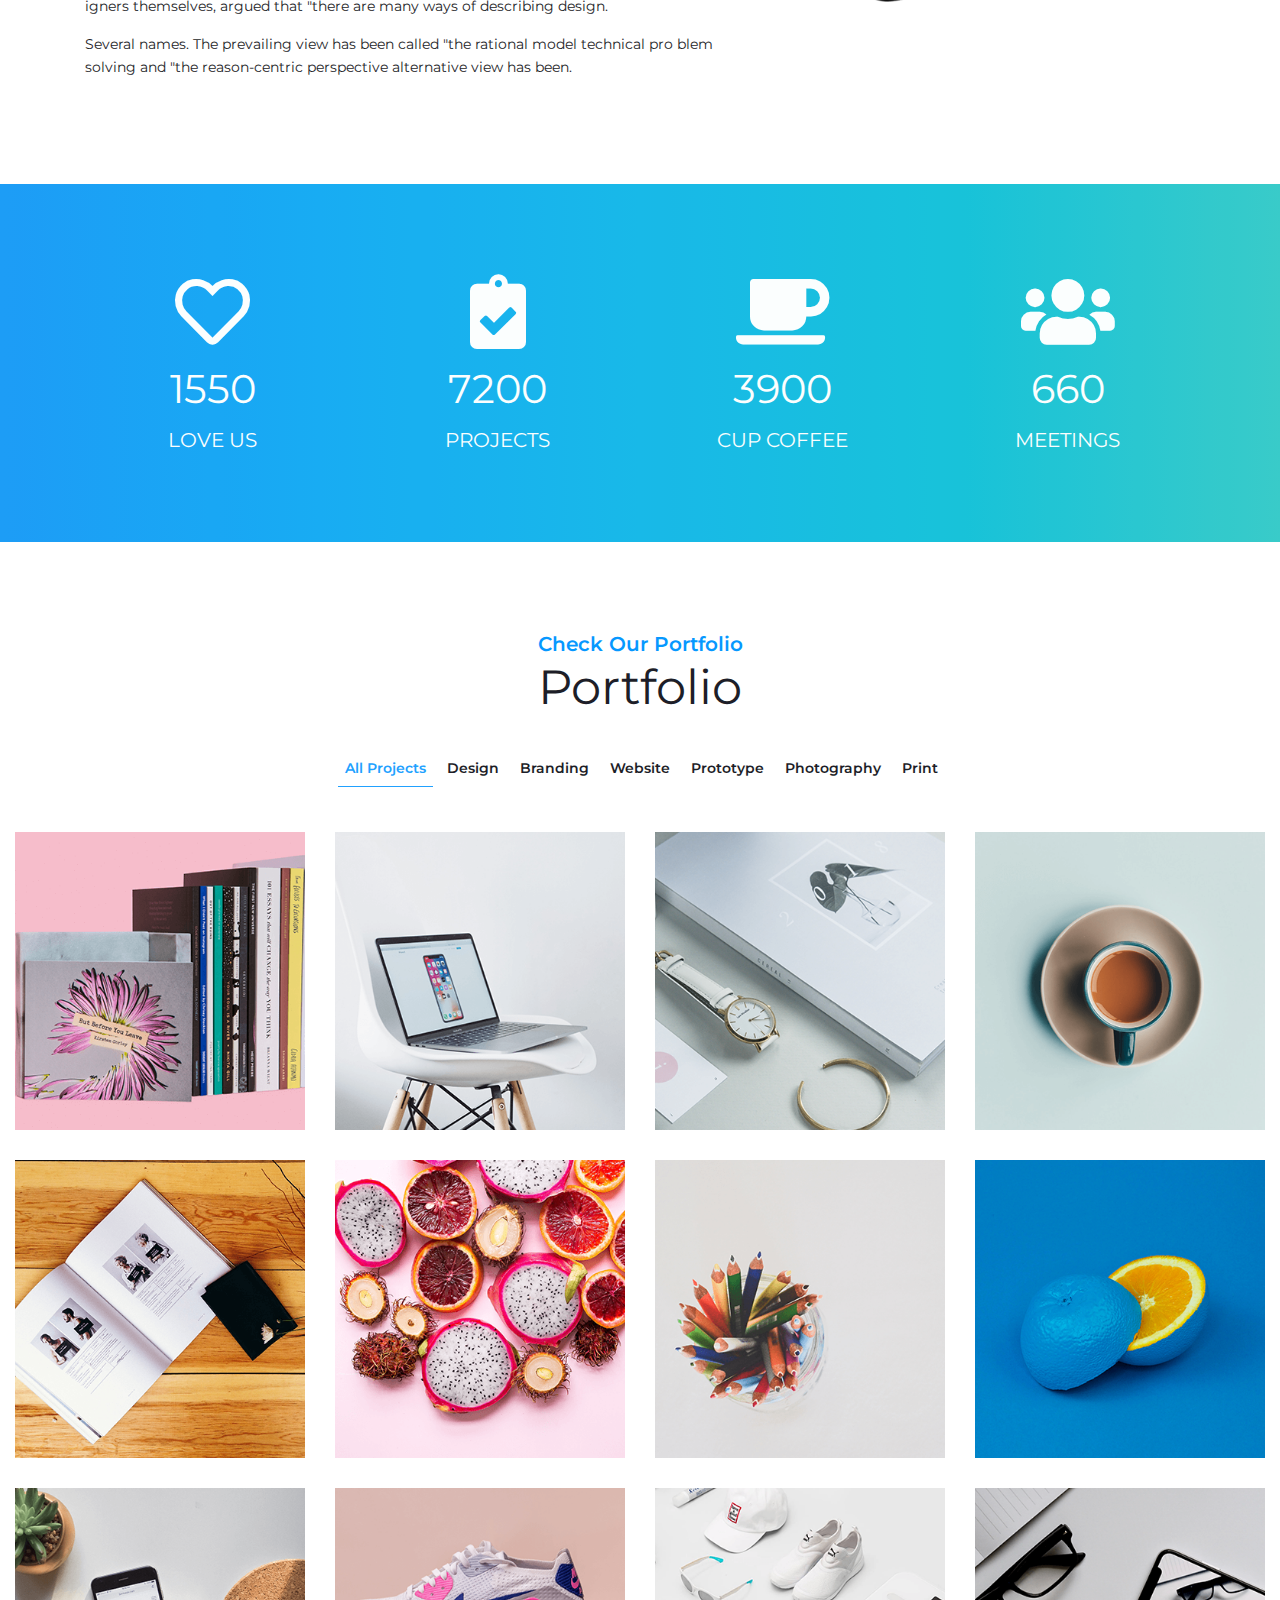
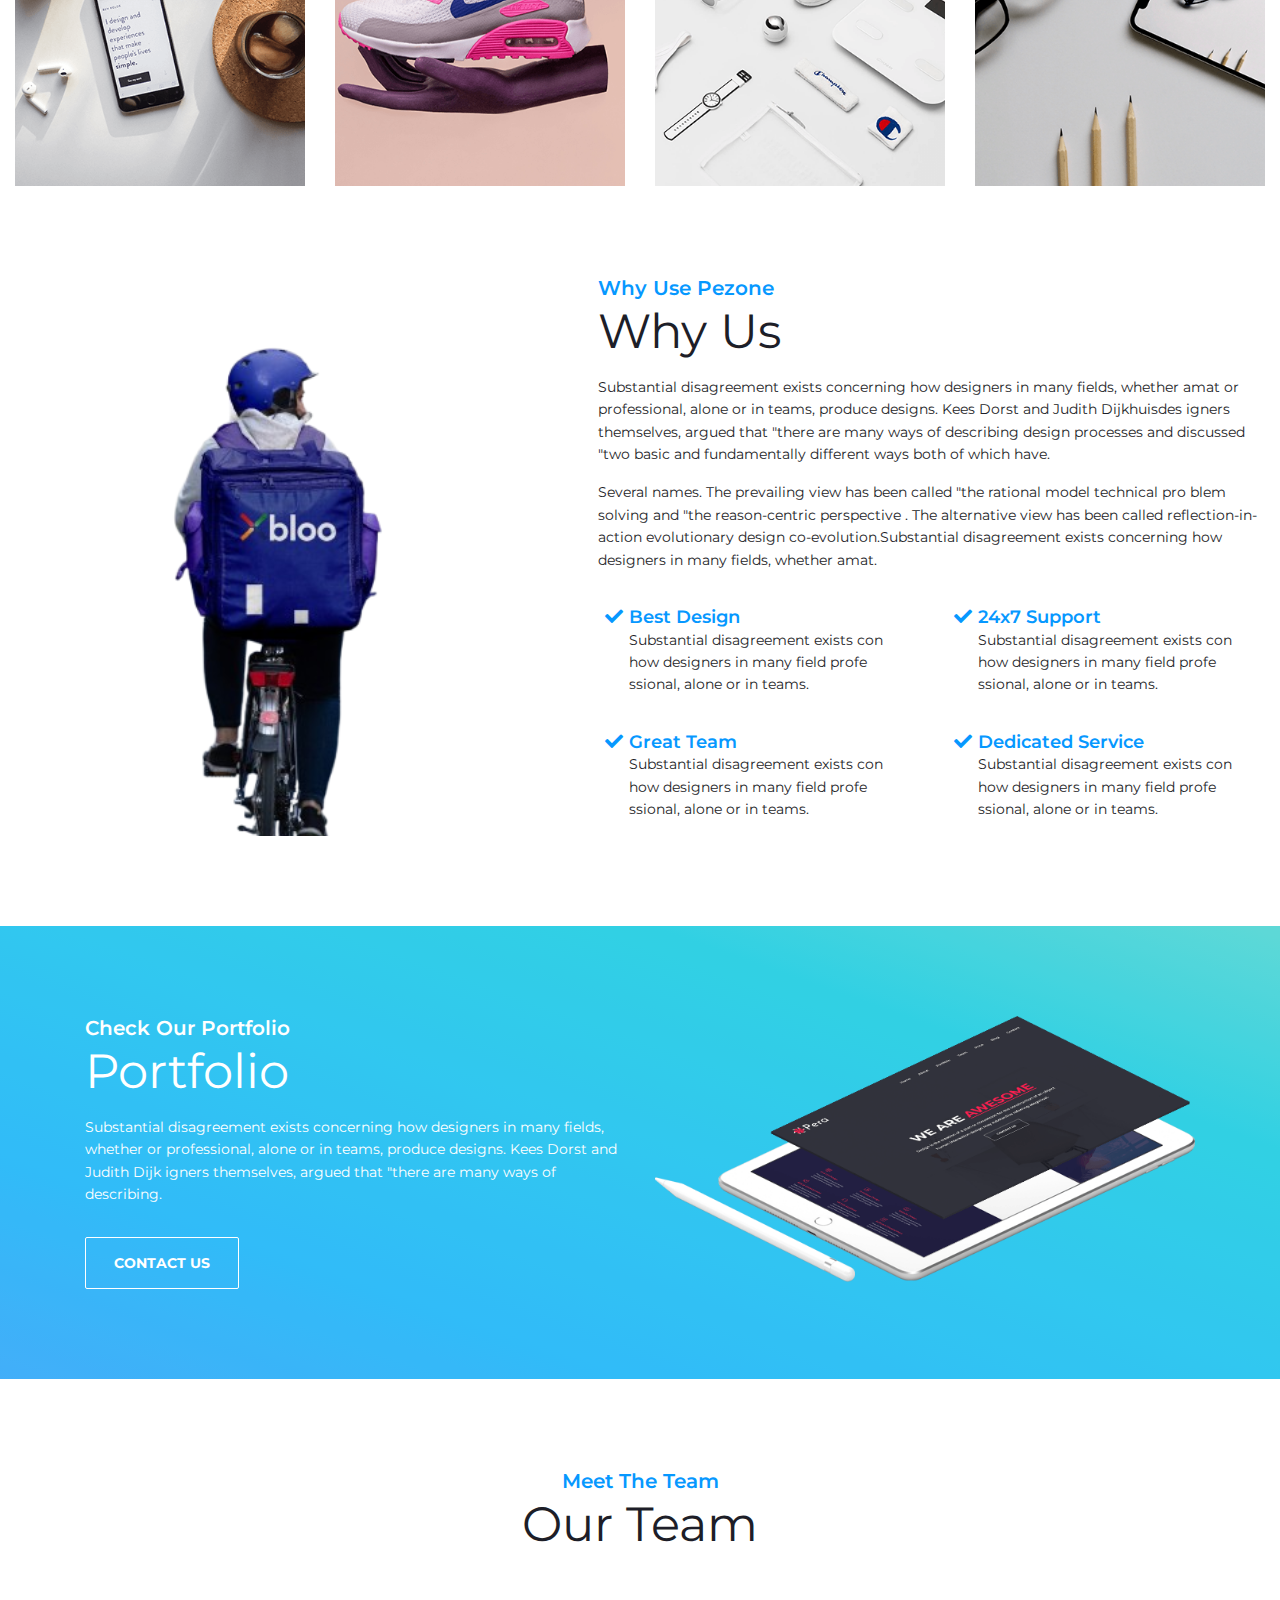
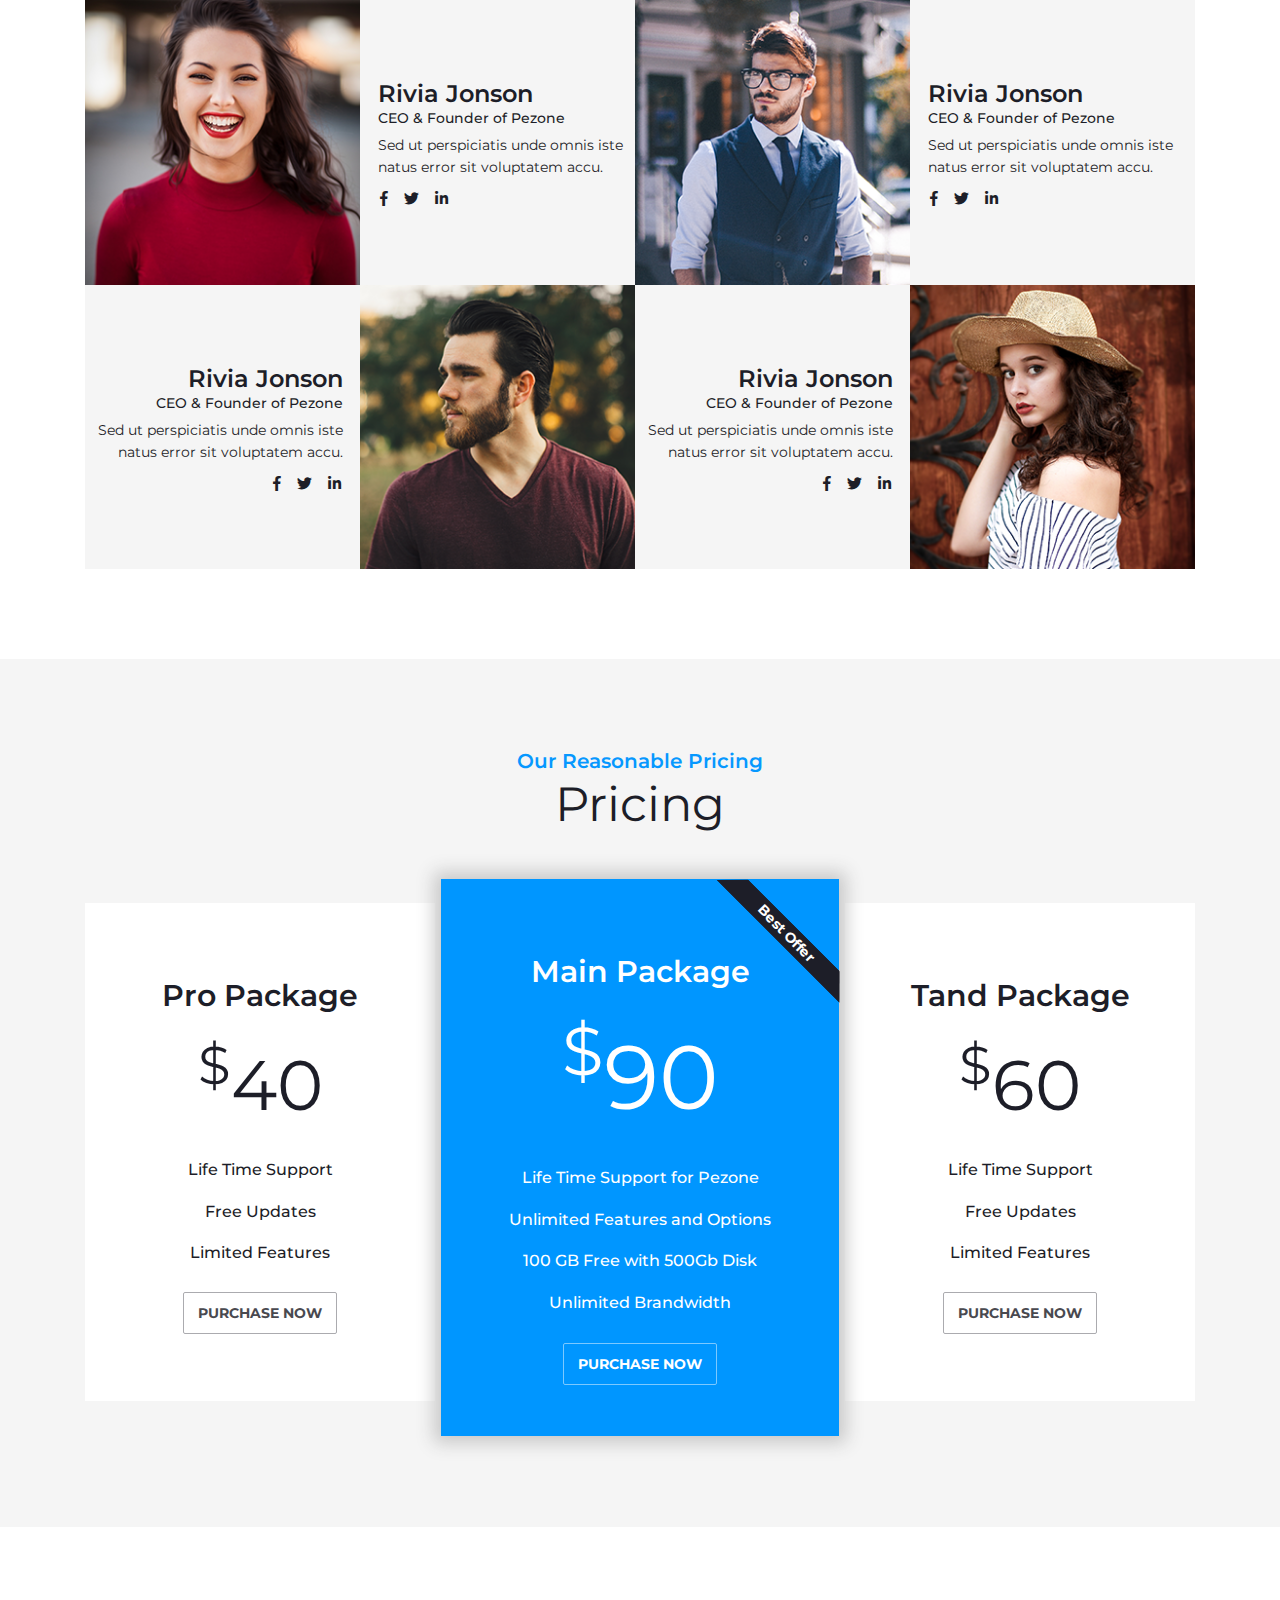
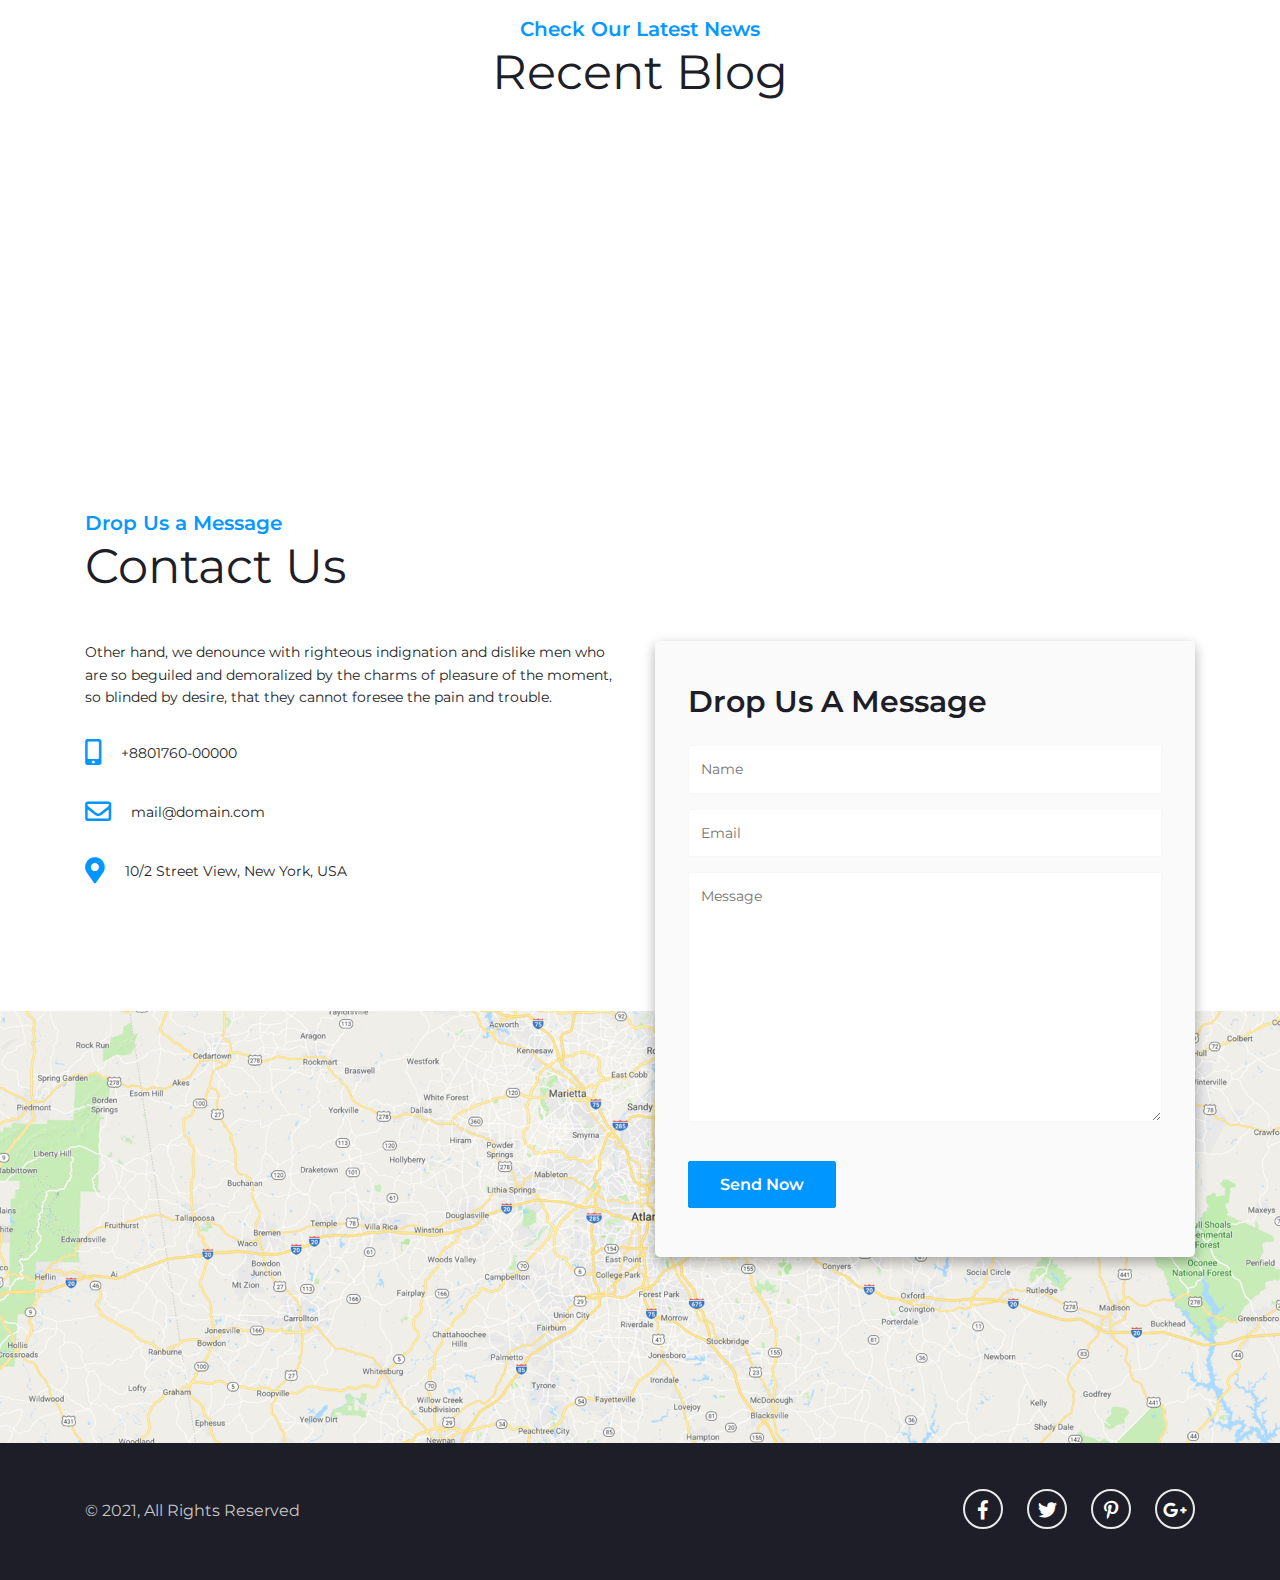
<file: home2.html>
<!doctype html>
<html lang="en">
<head>
	<meta charset="UTF-8">
	<meta name="viewport" content="width=device-width, initial-scale=1.0, shrink-to-fit=no">
	<title>Pezone - Creative Agency HTML Template</title>
	
	<link rel="icon" href="assets/img/fav.png" type="image/gif" sizes="20x20">
	<!-- Font Awesome CSS -->
	<link rel="stylesheet" href="assets/css/all.css">
	<!-- Magnific Popup CSS -->
	<link rel="stylesheet" href="assets/css/magnific-popup.css">
	<!-- Bootstrap CSS -->
	<link rel="stylesheet" href="assets/css/bootstrap.min.css">
	<!-- Animate CSS -->
	<link rel="stylesheet" href="assets/css/animate.css">
	<!-- Preloader CSS -->
	<link rel="stylesheet" href="assets/css/preloader.css">
	<!-- Slicknav CSS -->
	<link rel="stylesheet" href="assets/css/slicknav.min.css">

	
	<!-- Main CSS -->
	<link rel="stylesheet" href="assets/css/style.css">
	<!-- Responsive CSS -->
	<link rel="stylesheet" href="assets/css/responsive.css">

</head>
<body>

<!-- Preloder  
<div id="loader-wrapper">
	<div id="loader"></div> 
	<div class="loader-section section-left"></div>
    <div class="loader-section section-right"></div> 
</div> -->




<!-- Header area -->
<header>
	

<!-- Hero area -->
<div class="hero-area">
	<div class="hero-bg hero-bg-3"></div>
	<div class="container">
		<div class="row">
			<div class="col-xl-12 col-lg-12 col-sm-12 col-12">
				<nav>
					<div class="header-area">
							<div class="row">
								<div class="col-xl-3 col-lg-3 col-sm-6 col-6">
									<div class="logo text-left">
										<a href="index.html"><img src="assets/img/logo.png" alt=""></a>
									</div>
								</div>
								<div class="col-xl-9 col-lg-9 col-sm-6 col-6">
									<div class="mainmenu text-right">
										<ul id="traffic-menu">                    
											<li class="smooth-scroll"><a href="index.html">Home<i class="fas fa-angle-down"></i></a>
												<ul>
													<li><a href="home1.html">Home Version 01</a></li>
													<li><a href="home2.html">Home Version 02</a></li>
													<li><a href="home3.html">Home Version 03</a></li>
												</ul>
											</li>
											<li><a href="home2.html#about">About</a></li>
											<li><a href="home2.html#portfolio">Portfolio</a></li>
											<li><a href="home2.html#team">Team</a></li>
											<li><a href="home2.html#price">Price</a></li>
											<li><a href="blog.html">Blog<i class="fas fa-angle-down"></i></a>
												<ul>
													<li><a href="blog.html">Blog 01</a></li>
													<li><a href="blog-details.html">Blog Details</a></li>
												</ul>
											</li>
											<li><a href="home2.html#contact">Contact</a></li>
										</ul>
									</div>
									<div class="home-2" id="mobile-menu-wrap"></div>
								</div>
							</div>
					</div>
				</nav>
			</div>
		</div>
		<div class="row justify-content-center">
			<div class="col-xl-8 col-lg-8 col-sm-12 col-12">
				<div class="hero-content hero-content-2 text-center">
					<h1>Design Helps To <br> Communicate</h1>
					<p>Sed ut perspiciatis unde omnis iste natus error sit voluptatem accusantiumrem aperiam, eaque ipsa quae ab illo inventore veritatis et quasi arch.</p>
					<a class="common-btn common-btn-hm-2 hero-btn " href="home2.html#contact">CONTACT US</a>
				</div>
			</div>
		</div>
	</div>
</div>
</header>


<!-- Cta box -->

<div class="cta-box mt-90">
	<div class="container">
		<div class="row">
			<div class="col-xl-4 col-lg-4 col-sm-12 col-12">
				<div class="single-cta-box single-cta-box-3">
					<div class="cta-box-content text-center">
						<div class="cta-box-icon">
							<i class="fas fa-pencil-ruler"></i>
						</div>
						<h3>Awesome Design</h3>
						<p>The action-centric perspective is based on an empiricist philosophy and broadly con sistent with the agile approach</p>
					</div>
				</div>
			</div>
			<div class="col-xl-4 col-lg-4 col-sm-12 col-12">
				<div class="single-cta-box single-cta-box-3">
					<div class="cta-box-content text-center">
						<div class="cta-box-icon">
							<i class="far fa-heart"></i>
						</div>
						<h3>Clients Love</h3>
						<p>The action-centric perspective is based on an empiricist philosophy and broadly con sistent with the agile approach</p>
					</div>
				</div>
			</div>
			<div class="col-xl-4 col-lg-4 col-sm-12 col-12">
				<div class="single-cta-box single-cta-box-3">
					<div class="cta-box-content text-center">
						<div class="cta-box-icon">
							<i class="far fa-edit"></i>
						</div>
						<h3>Awesome Design</h3>
						<p>The action-centric perspective is based on an empiricist philosophy and broadly con sistent with the agile approach</p>
					</div>
				</div>
			</div>
		</div>
	</div>
</div>


<!-- About area -->
<section class="about-area mt-90" id="about">
	<div class="abour-bg-img-1"></div>
	<div class="container">
		<div class="row justify-content-start">
			<div class="col-xl-7 col-lg-7 col-sm-12 col-12">
				<div class="call-to-action call-to-action-3 about-call">
					<h6>Know More About Pezone</h6>
					<h2>About Pezone</h2>
					<p>Substantial disagreement exists concerning how designers in many fields, whether amat
					or professional, alone or in teams, produce designs. Kees Dorst and Judith Dijkhuisdes
					igners themselves, argued that "there are many ways of describing design processes
					and discussed "two basic and fundamentally different ways both of which have.</p>

					<p>Several names. The prevailing view has been called "the rational model technical pro
					blem solving and "the reason-centric perspective . The alternative view has been called 
					reflection-in-action evolutionary design co-evolution.Substantial disagreement
					exists concerning how designers in many fields, whether amat.</p>

					<p>Substantial disagreement exists concerning how designers in many fields, whether amat
					or professional, alone or in teams, produce designs. Kees Dorst and Judith Dijkhuisdes
					igners themselves, argued that "there are many ways of describing design.</p>

					<p>Several names. The prevailing view has been called "the rational model technical pro
					blem solving and "the reason-centric perspective alternative view has been.</p>
				</div>
			</div>
		</div>
	</div>
</section>



<!-- Countdown area -->
<section class="countdown-area mt-90">
	<div class="countdown-box countdown-bg countdown-bg-3">
		<div class="container">
			<div class="row">
				<div class="col-xl-3 col-lg-3 col-sm-6 col-6 text-center">
					<div class="count-box count-box-3">
						<p><i class="far fa-heart"></i></p>
						<h4 class="counter">1550 </h4>
						<h5>LOVE US</h5>
					</div>
				</div>
				<div class="col-xl-3 col-lg-3 col-sm-6 col-6 text-center">
					<div class="count-box count-box-3">
						<p><i class="fas fa-clipboard-check"></i></p>
						<h4 class="counter">7200 </h4>
						<h5>PROJECTS</h5>
					</div>
				</div>
				<div class="col-xl-3 col-lg-3 col-sm-6 col-6 text-center">
					<div class="count-box count-box-3">
						<p><i class="fas fa-coffee"></i></p>
						<h4 class="counter">3900 </h4>
						<h5>CUP COFFEE</h5>
					</div>
				</div>
				<div class="col-xl-3 col-lg-3 col-sm-6 col-6 text-center">
					<div class="count-box count-box-3">
						<p><i class="fas fa-users"></i></p>
						<h4 class="counter">660 </h4>
						<h5>MEETINGS</h5>
					</div>
				</div>
			</div>
		</div>
	</div>
</section>




<!-- Portfolio area -->
<section id="portfolio" class="mt-90">
	<div class="portfolio-area">
		<div class="container-fluid">
			<div class="row justify-content-center">
				<div class="col-xl-10 col-lg-10 col-sm-12 col-12">
					<div class="call-to-action call-to-action-3 portfolio-call text-center">
						<h6>Check Our Portfolio</h6>
						<h2>Portfolio</h2>
					</div>
				</div>
				<div class="row">
					<div class="col-xl-12 col-lg-12 col-sm-12 col-12">
						<div class="portfolio-link portfolio-link-3 text-center">
							<ul>                                                           
								<li class="filter theme-color" data-filter="all">All Projects</li>
		                        <li class="filter theme-color" data-filter=".ui">Design</li>
		                        <li class="filter theme-color" data-filter=".ux">Branding</li>
		                        <li class="filter theme-color" data-filter=".web">Website</li>
		                        <li class="filter theme-color" data-filter=".prototype">Prototype</li>
		                        <li class="filter theme-color" data-filter=".photo">Photography</li>
		                        <li class="filter theme-color" data-filter=".print">Print</li>
							</ul>
						</div>
					</div>
				</div>
			</div>
			<div class="row work-mixi mt-45 popup-gallery">
				<div class="col-xl-3 col-lg-3 col-sm-6 col-12 mix ui">
					<div class="single-product-item home-2-single-product home-2-product-bg-1">
						<div class="portfolio-content ">
	                        <a href="assets/img/portfolio2-img-1.png" title="Illustration"><i class="fa fa-search-plus"></i></a>
	                    </div>
					</div>
				</div>
				<div class="col-xl-3 col-lg-3 col-sm-6 col-12 mix ux">
					<div class="single-product-item home-2-single-product home-2-product-bg-2">
						<div class="portfolio-content ">
	                        <a href="assets/img/portfolio2-img-2.png" title="Print Design"><i class="fa fa-search-plus"></i></a>
	                    </div>
					</div>
				</div>
				<div class="col-xl-3 col-lg-3 col-sm-6 col-12 mix web">
					<div class="single-product-item home-2-single-product home-2-product-bg-3">
						<div class="portfolio-content ">
	                        <a href="assets/img/portfolio2-img-3.png" title="UI Design"><i class="fa fa-search-plus"></i></a>
	                    </div>
					</div>
				</div>
				<div class="col-xl-3 col-lg-3 col-sm-6 col-12 mix photo">
					<div class="single-product-item home-2-single-product home-2-product-bg-4">
						<div class="portfolio-content ">
	                        <a href="assets/img/portfolio2-img-4.png" title="Ux Design"><i class="fa fa-search-plus"></i></a>
	                    </div>
					</div>
				</div>
				<div class="col-xl-3 col-lg-3 col-sm-6 col-12 mix prototype">
					<div class="single-product-item home-2-single-product home-2-product-bg-5">
						<div class="portfolio-content ">
	                        <a href="assets/img/portfolio2-img-5.png" title="Illustration"><i class="fa fa-search-plus"></i></a>
	                    </div>
					</div>
				</div>
				<div class="col-xl-3 col-lg-3 col-sm-6 col-12 mix ux">
					<div class="single-product-item home-2-single-product home-2-product-bg-6">
						<div class="portfolio-content ">
	                        <a href="assets/img/portfolio2-img-6.png" title="Illustration"><i class="fa fa-search-plus"></i></a>
	                    </div>
					</div>
				</div>
				<div class="col-xl-3 col-lg-3 col-sm-6 col-12 mix ui">
					<div class="single-product-item home-2-single-product home-2-product-bg-7">
						<div class="portfolio-content ">
	                        <a href="assets/img/portfolio2-img-7.png" title="Ux Design"><i class="fa fa-search-plus"></i></a>
	                    </div>
					</div>
				</div>
				<div class="col-xl-3 col-lg-3 col-sm-6 col-12 mix print">
					<div class="single-product-item home-2-single-product home-2-product-bg-8">
						<div class="portfolio-content ">
	                        <a href="assets/img/portfolio2-img-8.png" title="Print Design"><i class="fa fa-search-plus"></i></a>
	                    </div>
					</div>
				</div>
				<div class="col-xl-3 col-lg-3 col-sm-6 col-12 mix photo">
					<div class="single-product-item home-2-single-product home-2-product-bg-9">
						<div class="portfolio-content ">
	                        <a href="assets/img/portfolio2-img-9.png" title="Print Design"><i class="fa fa-search-plus"></i></a>
	                    </div>
					</div>
				</div>
				<div class="col-xl-3 col-lg-3 col-sm-6 col-12 mix web">
					<div class="single-product-item home-2-single-product home-2-product-bg-10">
						<div class="portfolio-content ">
	                        <a href="assets/img/portfolio2-img-10.png" title="Print Design"><i class="fa fa-search-plus"></i></a>
	                    </div>
					</div>
				</div>
				<div class="col-xl-3 col-lg-3 col-sm-6 col-12 mix photo">
					<div class="single-product-item home-2-single-product home-2-product-bg-11">
						<div class="portfolio-content ">
	                        <a href="assets/img/portfolio2-img-11.png" title="Print Design"><i class="fa fa-search-plus"></i></a>
	                    </div>
					</div>
				</div>
				<div class="col-xl-3 col-lg-3 col-sm-6 col-12 mix ui">
					<div class="single-product-item home-2-single-product home-2-product-bg-12">
						<div class="portfolio-content ">
	                        <a href="assets/img/portfolio2-img-12.png" title="Print Design"><i class="fa fa-search-plus"></i></a>
	                    </div>
					</div>
				</div>
			</div>
		</div>
	</div>
</section>



<!-- About area-2 -->
<section class="about-area about-area-2 ">
	<div class="abour-bg-img"></div>
	<div class="container-fluid">
		<div class="row justify-content-end">
			<div class="col-xl-7 col-lg-7 col-sm-12 col-12">
				<div class="call-to-action call-to-action-3 call-to-action-2 about-call about-call-2">
					<h6>Why Use Pezone</h6>
					<h2>Why Us</h2>
					<p>Substantial disagreement exists concerning how designers in many fields, whether amat
					or professional, alone or in teams, produce designs. Kees Dorst and Judith Dijkhuisdes
					igners themselves, argued that "there are many ways of describing design processes
					and discussed "two basic and fundamentally different ways both of which have.</p>

					<p>Several names. The prevailing view has been called "the rational model technical pro
					blem solving and "the reason-centric perspective . The alternative view has been called 
					reflection-in-action evolutionary design co-evolution.Substantial disagreement
					exists concerning how designers in many fields, whether amat.</p>
					<div class="row">
						<div class="col-xl-6 col-lg-6 col-sm-6 col-12">
							<div class="about-check-box about-check-box-3">
								<h6><i class="fas fa-check"></i>Best Design</h6>
								<p>Substantial disagreement exists con
								how designers in many field profe
								ssional, alone or in teams.</p>
							</div>
						</div>
						<div class="col-xl-6 col-lg-6 col-sm-6 col-12">
							<div class="about-check-box about-check-box-3">
								<h6><i class="fas fa-check"></i>24x7 Support</h6>
								<p>Substantial disagreement exists con
								how designers in many field profe
								ssional, alone or in teams.</p>
							</div>
						</div>
					</div>
					<div class="row">
						<div class="col-xl-6 col-lg-6 col-sm-6 col-12">
							<div class="about-check-box about-check-box-3">
								<h6><i class="fas fa-check"></i>Great Team</h6>
								<p>Substantial disagreement exists con
								how designers in many field profe
								ssional, alone or in teams.</p>
							</div>
						</div>
						<div class="col-xl-6 col-lg-6 col-sm-6 col-12">
							<div class="about-check-box about-check-box-3">
								<h6><i class="fas fa-check"></i>Dedicated Service</h6>
								<p>Substantial disagreement exists con
								how designers in many field profe
								ssional, alone or in teams.</p>
							</div>
						</div>
					</div>
				</div>
			</div>
		</div>
	</div>
</section>




<!-- Cta area -->
<section class="countdown-area cta-area mt-90">
	<div class="countdown-box countdown-bg cta-bg cta-bg-3">
		<div class="container">
			<div class="row">
				<div class="col-xl-6 col-lg-6 col-sm-12 col-12">
					<div class="call-to-action call-to-action-3 cta-call cta-call-3 text-left">
						<h6>Check Our Portfolio</h6>
						<h2>Portfolio</h2>
						<p>Substantial disagreement exists concerning how designers in many fields, whether
						or professional, alone or in teams, produce designs. Kees Dorst and Judith Dijk
						igners themselves, argued that "there are many ways of describing.</p>
						<a class="common-btn common-btn-hm-2" href="home2.html">CONTACT US</a>
					</div>
				</div>
				<div class="col-xl-6 col-lg-6 col-sm-12 col-12">
					<div class="cta-img-box">
						<img src="assets/img/cta-img.png" alt="">
					</div>
				</div>
			</div>
		</div>
	</div>
</section>


<!-- Team -->
<section class="meet-team mt-90" id="team">
	<div class="meet-team-area">
		<div class="container">
			<div class="row">
				<div class="col-xl-12 col-lg-12 col-sm-12 col-12">
					<div class="call-to-action call-to-action-3 team-call text-center">
						<h6>Meet The Team</h6>
						<h2>Our Team</h2>
					</div>
				</div>
			</div>
			<div class="row team-line cus-colum-3 mt-45">
				<div class="col-xl-3 col-lg-3 col-sm-6 col-12">
					<div class="team-box">
						<div class="team-img">
							<img src="assets/img/team-img-1.png" alt="">
						</div>
					</div>
				</div>
				<div class="col-xl-3 col-lg-3 col-sm-6 col-12">
					<div class="team-box team-box-3">
						<div class="team-content text-left">
							<h6>Rivia Jonson</h6>
							<p>CEO & Founder of Pezone</p>
							<p class="team-2nd-p">Sed ut perspiciatis unde omnis iste
							natus error sit voluptatem accu.</p>
							<div class="team-social">
								<ul>
									<li><a href="home2.html"><i class="fab fa-facebook-f"></i></a></li>
									<li><a href="home2.html"><i class="fab fa-twitter"></i></a></li>
									<li><a href="home2.html"><i class="fab fa-linkedin-in"></i></a></li>
								</ul>
							</div>
						</div>
					</div>
				</div>
				<div class="col-xl-3 col-lg-3 col-sm-6 col-12">
					<div class="team-box">
						<div class="team-img">
							<img src="assets/img/team-img-2.png" alt="">
						</div>
					</div>
				</div>
				<div class="col-xl-3 col-lg-3 col-sm-6 col-12">
					<div class="team-box team-box-3">
						<div class="team-content text-left">
							<h6>Rivia Jonson</h6>
							<p>CEO & Founder of Pezone</p>
							<p class="team-2nd-p">Sed ut perspiciatis unde omnis iste
							natus error sit voluptatem accu.</p>
							<div class="team-social">
								<ul>
									<li><a href="home2.html"><i class="fab fa-facebook-f"></i></a></li>
									<li><a href="home2.html"><i class="fab fa-twitter"></i></a></li>
									<li><a href="home2.html"><i class="fab fa-linkedin-in"></i></a></li>
								</ul>
							</div>
						</div>
					</div>
				</div>
				<div class="col-xl-3 col-lg-3 col-sm-6 col-12">
					<div class="team-box team-box-3">
						<div class="team-content text-right">
							<h6>Rivia Jonson</h6>
							<p>CEO & Founder of Pezone</p>
							<p class="team-2nd-p">Sed ut perspiciatis unde omnis iste
							natus error sit voluptatem accu.</p>
							<div class="team-social">
								<ul>
									<li><a href="home2.html"><i class="fab fa-facebook-f"></i></a></li>
									<li><a href="home2.html"><i class="fab fa-twitter"></i></a></li>
									<li><a href="home2.html"><i class="fab fa-linkedin-in"></i></a></li>
								</ul>
							</div>
						</div>
					</div>
				</div>
				<div class="col-xl-3 col-lg-3 col-sm-6 col-12">
					<div class="team-box team-box-3">
						<div class="team-img">
							<img src="assets/img/team-img-3.png" alt="">
						</div>
					</div>
				</div>
				<div class="col-xl-3 col-lg-3 col-sm-6 col-12">
					<div class="team-box team-box-3">
						<div class="team-content text-right">
							<h6>Rivia Jonson</h6>
							<p>CEO & Founder of Pezone</p>
							<p class="team-2nd-p">Sed ut perspiciatis unde omnis iste
							natus error sit voluptatem accu.</p>
							<div class="team-social">
								<ul>
									<li><a href="home2.html"><i class="fab fa-facebook-f"></i></a></li>
									<li><a href="home2.html"><i class="fab fa-twitter"></i></a></li>
									<li><a href="home2.html"><i class="fab fa-linkedin-in"></i></a></li>
								</ul>
							</div>
						</div>
					</div>
				</div>
				<div class="col-xl-3 col-lg-3 col-sm-6 col-12">
					<div class="team-box">
						<div class="team-img">
							<img src="assets/img/team-img-4.png" alt="">
						</div>
					</div>
				</div>
			</div>
		</div>
	</div>
</section>


<!-- Pricing Area -->
<section id="price">
	<div class="pricing-area">
		<div class="container">
			<div class="row">
				<div class="col-xl-12 col-lg-12 col-sm-12 col-12 mt-90">
					<div class="call-to-action call-to-action-3 team-call text-center">
						<h6>Our Reasonable Pricing</h6>
						<h2>Pricing</h2>
					</div>
				</div>
			</div>
			<div class="row price-destance">
				<div class="col-xl-4 col-lg-4 col-sm-12 col-12">
					<div class="pricing-wrap">
						<div class="price-content text-center">
							<h4 class="price-heading">Pro Package</h4>
							<p class="price-number"> <sup>$</sup>40</p>
							<div class="price-content-bottom">
								<p>Life Time Support</p>
								<p>Free Updates</p>
								<p>Limited Features</p>
							</div>
							<a class="price-btn" href="home2.html#price">PURCHASE NOW</a>
						</div>
					</div>
				</div>
				<div class="col-xl-4 col-lg-4 col-sm-12 col-12 pricing-2">
					<div class="pricing-wrap pricing-wrap-2 pricing-wrap-3">
						<div class="price-content price-content-2 text-center">
							<h5>Best Offer</h5>
							<h4 class="price-heading">Main Package</h4>
							<p class="price-number price-number-2"> <sup>$</sup>90</p>
							<div class="price-content-bottom price-content-bottom-2">
								<p>Life Time Support for Pezone</p>
								<p>Unlimited Features and Options</p>
								<p>100 GB Free with 500Gb Disk</p>
								<p>Unlimited Brandwidth</p>
							</div>
							<a class="price-btn price-btn-3" href="home2.html#price">PURCHASE NOW</a>
						</div>
					</div>
				</div>
				<div class="col-xl-4 col-lg-4 col-sm-12 col-12 pricing-3">
					<div class="pricing-wrap">
						<div class="price-content text-center">
							<h4 class="price-heading">Tand Package</h4>
							<p class="price-number"> <sup>$</sup>60</p>
							<div class="price-content-bottom">
								<p>Life Time Support</p>
								<p>Free Updates</p>
								<p>Limited Features</p>
							</div>
							<a class="price-btn" href="home2.html#price">PURCHASE NOW</a>
						</div>
					</div>
				</div>
			</div>
		</div>
	</div>
</section>


<!-- Blog Area -->
<section>
	<div class="bolg-area">
		<div class="container">
			<div class="row">
				<div class="col-xl-12 col-lg-12 col-sm-12 col-12 mt-90">
					<div class="call-to-action call-to-action-3 team-call text-center">
						<h6>Check Our Latest News</h6>
						<h2>Recent Blog</h2>
					</div>
				</div>
			</div>
			<div class="row mt-45">
				<div class="col-xl-3 col-lg-3 col-sm-6 col-12 wow animate fadeInLeft">
					<div class="blog-wrap">
						<div class="blog-box">
							<div class="blog-img">
								<a href="blog-details.html"><img src="assets/img/blog-img-1.png" alt=""></a>
							</div>
							<div class="blog-content">
								<p class="blog-date"><a href="home2.html#">18 October, 2018 <span class="blog-botder">|</span> <span class="blog-date-right">By HeroCoders</span></a></p>
								<p><a class="home-2-blog-p" href="blog-details.html">A great design can change your
								thinking within a few minutes.</a></p>
							</div>
						</div>
					</div>
				</div>
				<div class="col-xl-3 col-lg-3 col-sm-6 col-12 wow animate fadeInLeft">
					<div class="blog-wrap">
						<div class="blog-box">
							<div class="blog-img">
								<a href="blog-details.html"><img src="assets/img/blog-img-2.png" alt=""></a>
							</div>
							<div class="blog-content">
								<p class="blog-date"><a href="home2.html#">18 October, 2018 <span class="blog-botder">|</span> <span class="blog-date-right">By HeroCoders</span></a></p>
								<p><a class="home-2-blog-p" href="blog-details.html">Vero eos et accusamus et iusto odio dignissimos ducimus qui.</a></p>
							</div>
						</div>
					</div>
				</div>
				<div class="col-xl-3 col-lg-3 col-sm-6 col-12 wow animate fadeInRight">
					<div class="blog-wrap">
						<div class="blog-box">
							<div class="blog-img">
								<a href="blog-details.html"><img src="assets/img/blog-img-3.png" alt=""></a>
							</div>
							<div class="blog-content">
								<p class="blog-date"><a href="home2.html#">18 October, 2018 <span class="blog-botder">|</span> <span class="blog-date-right">By HeroCoders</span></a></p>
								<p><a class="home-2-blog-p" href="blog-details.html">Denounce with righteous indignation and dislike men.</a></p>
							</div>
						</div>
					</div>
				</div>
				<div class="col-xl-3 col-lg-3 col-sm-6 col-12 wow animate fadeInRight">
					<div class="blog-wrap">
						<div class="blog-box">
							<div class="blog-img">
								<a href="blog-details.html"><img src="assets/img/blog-img-4.png" alt=""></a>
							</div>
							<div class="blog-content">
								<p class="blog-date"><a href="home2.html#">18 October, 2018 <span class="blog-botder">|</span> <span class="blog-date-right">By HeroCoders</span></a></p>
								<p><a class="home-2-blog-p" href="blog-details.html">Men who are so beguiled and deoralized by the charms.</a></p>
							</div>
						</div>
					</div>
				</div>
			</div>
		</div>
	</div>
</section>

<!-- Contact Area -->
<section id="contact">
	<div class="contact-area">
		<div class="container">
			<div class="row">
				<div class="col-xl-12 col-lg-12 col-sm-12 col-12">
					<div class="call-to-action call-to-action-3 team-call text-left">
						<h6>Drop Us a Message</h6>
						<h2>Contact Us</h2>
					</div>
				</div>
			</div>
			<div class="row mt-45">
				<div class="col-xl-6 col-lg-6 col-sm-12 col-12">
					<div class="contact-details-box contact-details-box-3">
						<p>Other hand, we denounce with righteous indignation and dislike men who are
						so beguiled and demoralized by the charms of pleasure of the moment, so
						blinded by desire, that they cannot foresee the pain and trouble.</p>
						<p><i class="fas fa-mobile-alt"></i> <label>+8801760-00000</label></p>
						<p><i class="far fa-envelope"></i> <label>mail@domain.com</label></p>
						<p><i class="fas fa-map-marker-alt"></i> <label>10/2 Street View, New York, USA</label></p>
					</div>
				</div>
				<div class="col-xl-6 col-lg-6 col-sm-12 col-12">
					<div class="contact-form-wrap">
						<div class="contact-form">
							<h3>Drop Us A Message</h3>
							<form id="contact-form" action="http://demo.getcoderzone.com/html/pezone/mail.php" method="POST" class="contat-input">
								<div class="row">
									<div class="col-xl-12 col-lg-12 col-sm-12 col-12">
										<input type="text" name="name" placeholder="Name">
									</div>
									<div class="col-xl-12 col-lg-12 col-sm-12 col-12">
										<input type="email" name="email" placeholder="Email">
									</div>
									<div class="col-xl-12 col-lg-12 col-sm-12 col-12">
										<p><textarea name="message" id="message" cols="30" rows="10" placeholder="Message"></textarea></p>
									</div>
									<p><button type="submit" class="contact-btn contact-btn-3">Send Now</button></p>
									<p class="form-message"></p>
								</div>
							</form>
						</div>
					</div>
				</div>
			</div>
		</div>
	</div>
</section>

<!-- Map -->
<div class="map-img-area map-img-res">
	<div class="container-fluid">
		<div class="row">
			<div class="map-img-wrap text-center">
				<div class="map-img">
					<img src="assets/img/map-img.png" alt="">
				</div>
			</div>
		</div>
	</div>
</div>

<footer id="foot">
	<div class="footer-area">
		<div class="container">
			<div class="row">
				<div class="col-xl-4 col-lg-4 col-sm-12 col-12">
					<div class="footer-box">
						<div class="copy-right text-left">
							<p>© 2021, All Rights Reserved</p>
						</div>
					</div>
				</div>
				<div class="col-xl-8 col-lg-8 col-sm-12 col-12">
					<div class="footer-box">
						<div class="footer-right text-right">
							<ul>
								<li><a href="home2.html"><i class="fab fa-facebook-f"></i></a></li>
								<li><a href="home2.html"><i class="fab fa-twitter"></i></a></li>
								<li><a href="home2.html"><i class="fab fa-pinterest-p"></i></a></li>
								<li><a href="home2.html"><i class="fab fa-google-plus-g"></i></a></li>
							</ul>
						</div>
					</div>
				</div>
			</div>
		</div>
	</div>
</footer>

<!-- jQuery -->
<script src="assets/js/jquery-3.6.0.min.js"></script>
<!-- Popper JS -->
<script src="assets/js/popper.min.js"></script>
<!-- Bootstrap JS -->		
<script src="assets/js/bootstrap.min.js"></script>
<!-- Magnific Popup JS -->
<script src="assets/js/jquery.magnific-popup.min.js"></script>
<!-- Mixitup JS -->
<script src="assets/js/jquery.mixitup.min.js"></script>
<!-- Wow JS -->
<script src="assets/js/wow.min.js"></script>
<!-- Slicknav JS -->
<script src="assets/js/jquery.slicknav.min.js"></script>

<!-- Preloder JS -->
<script src="assets/js/preloader.js"></script>
<!-- Typed js -->
<script src="assets/js/typed.js"></script>
<!-- Main JS -->
<script src="assets/js/main.js"></script>

</body>
</html>
</file>
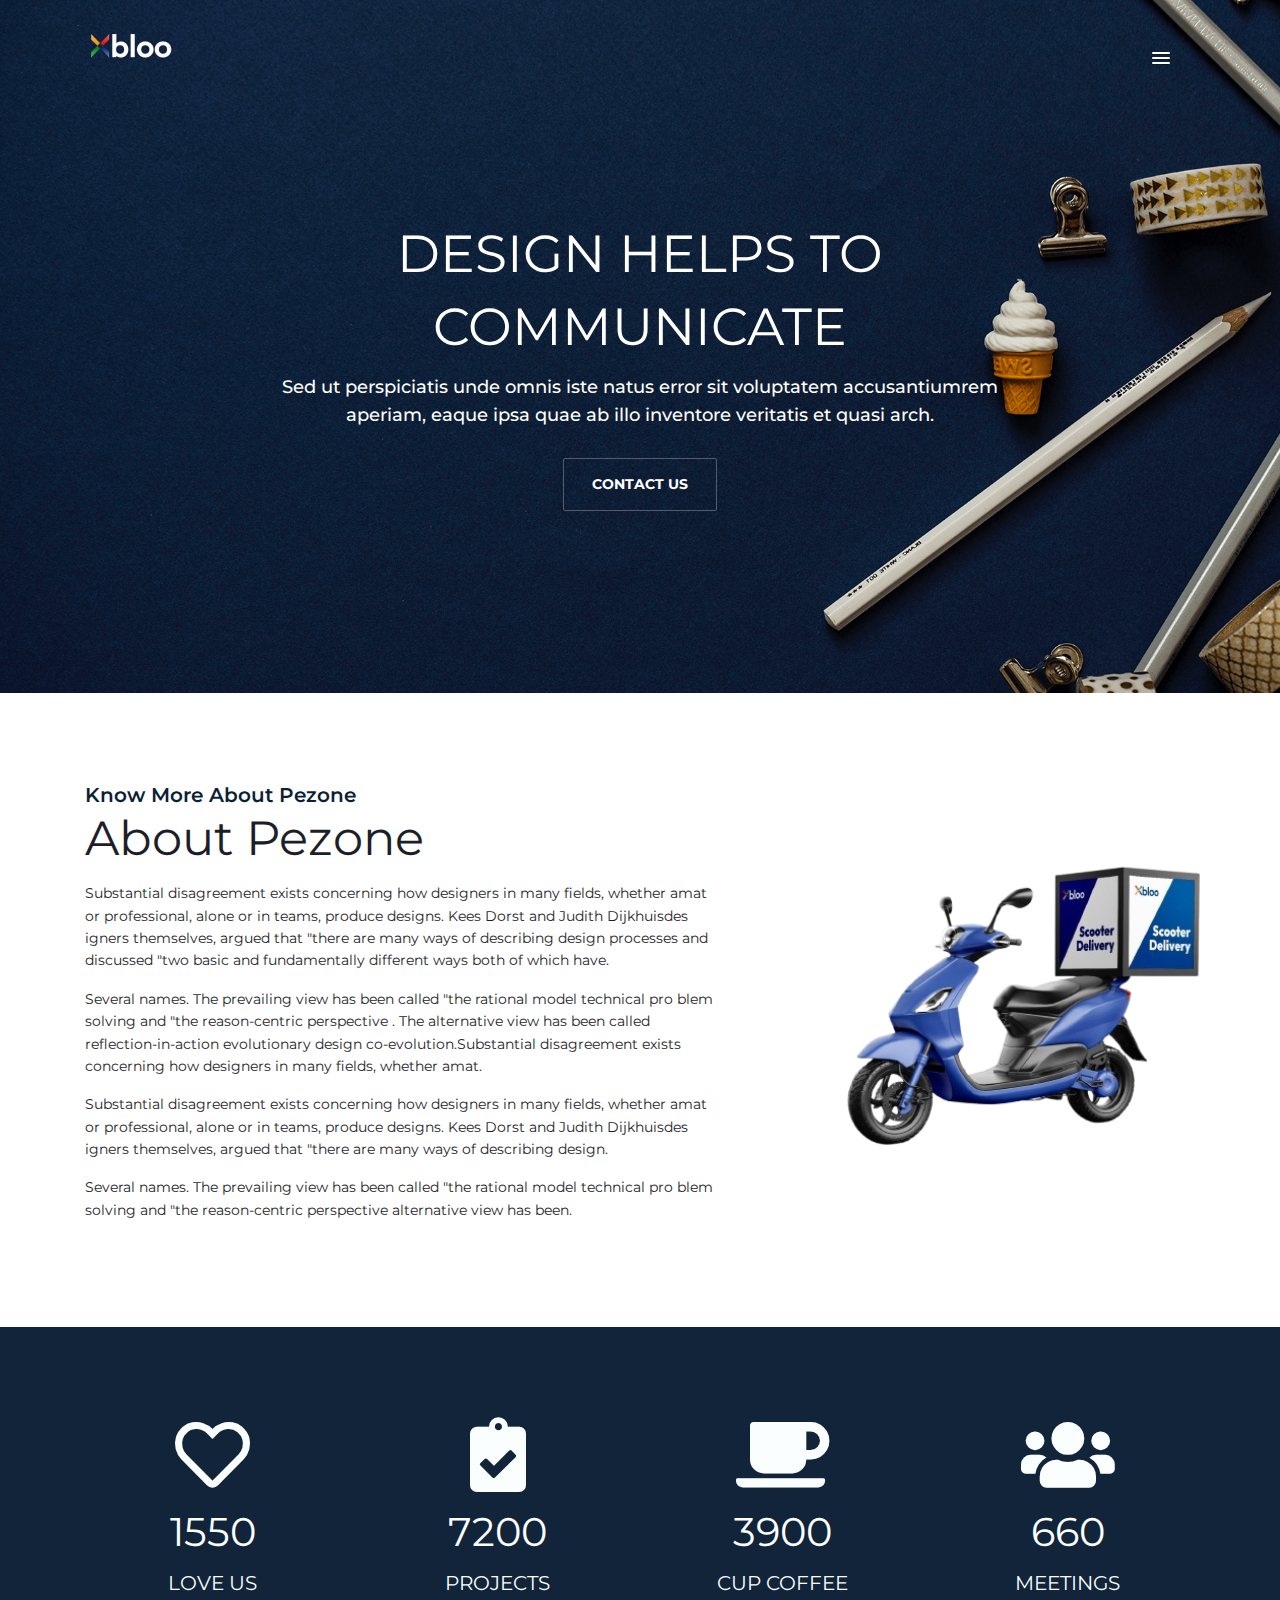
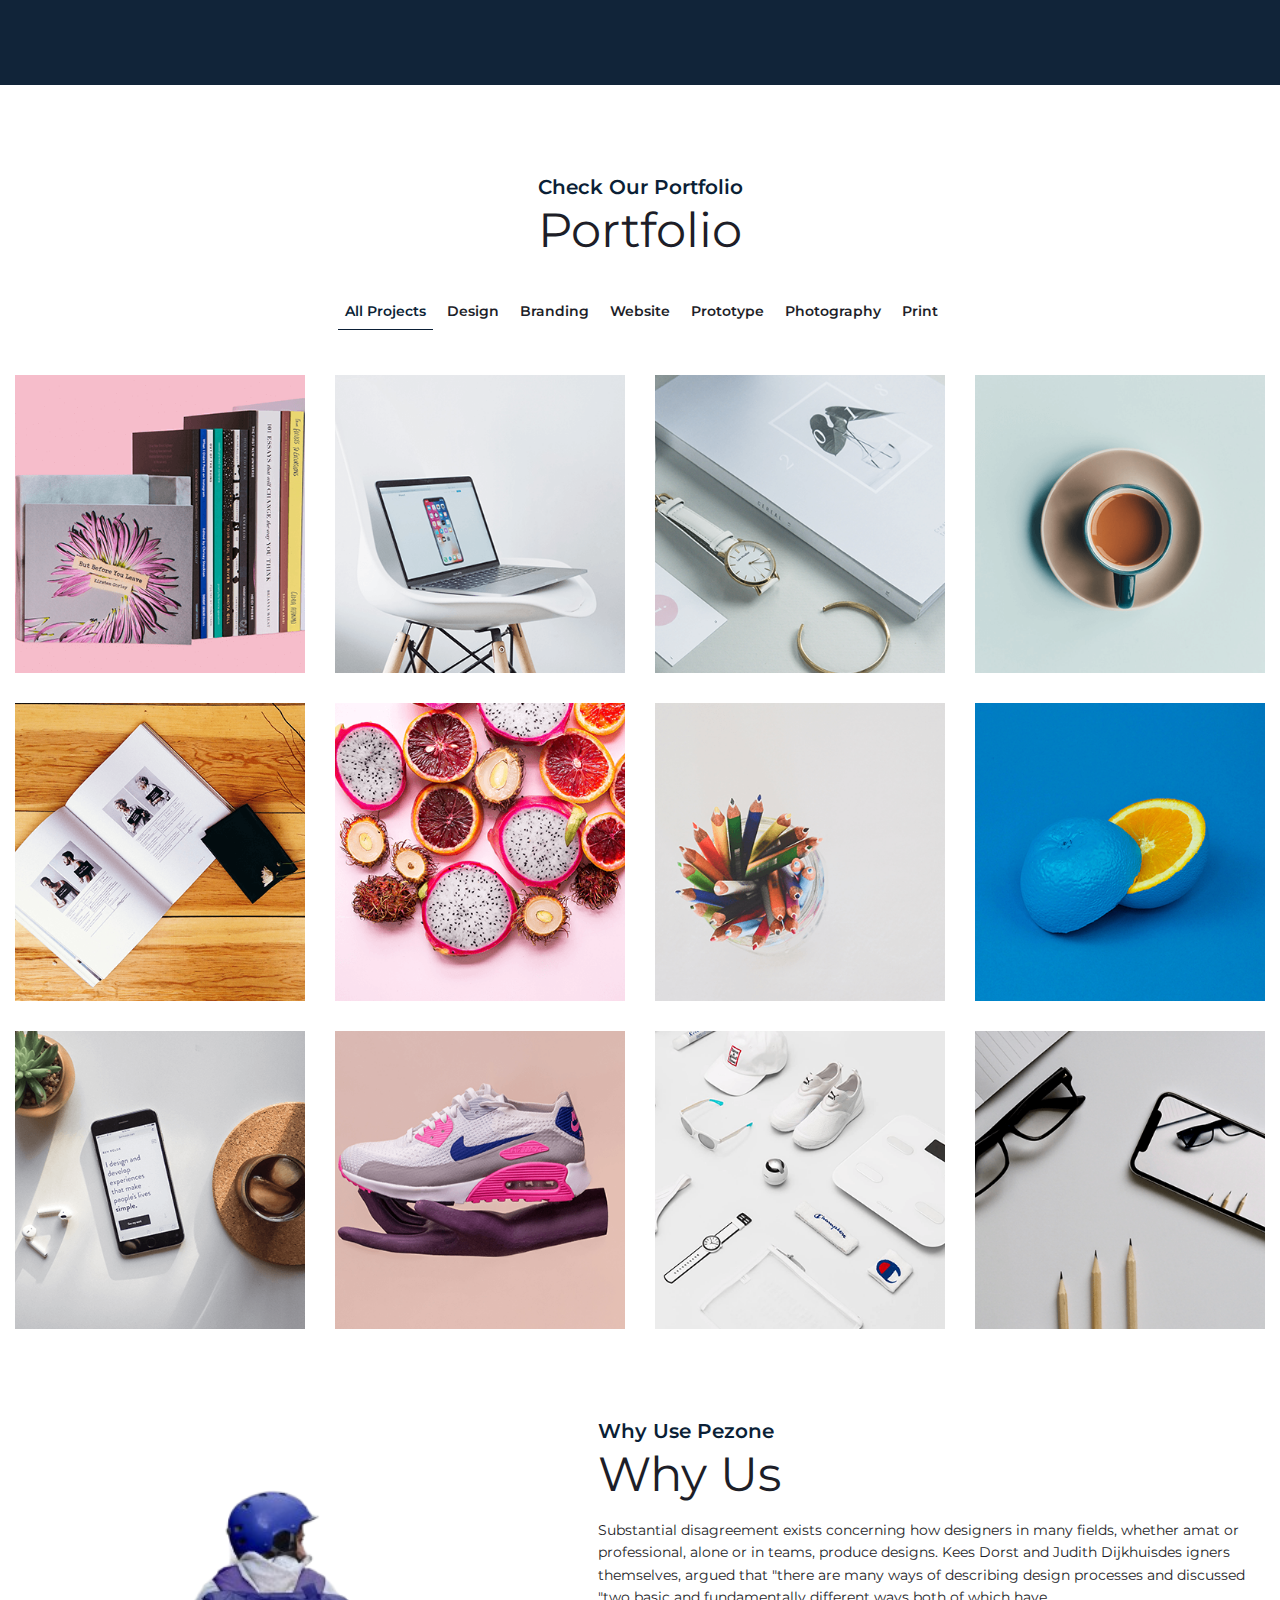
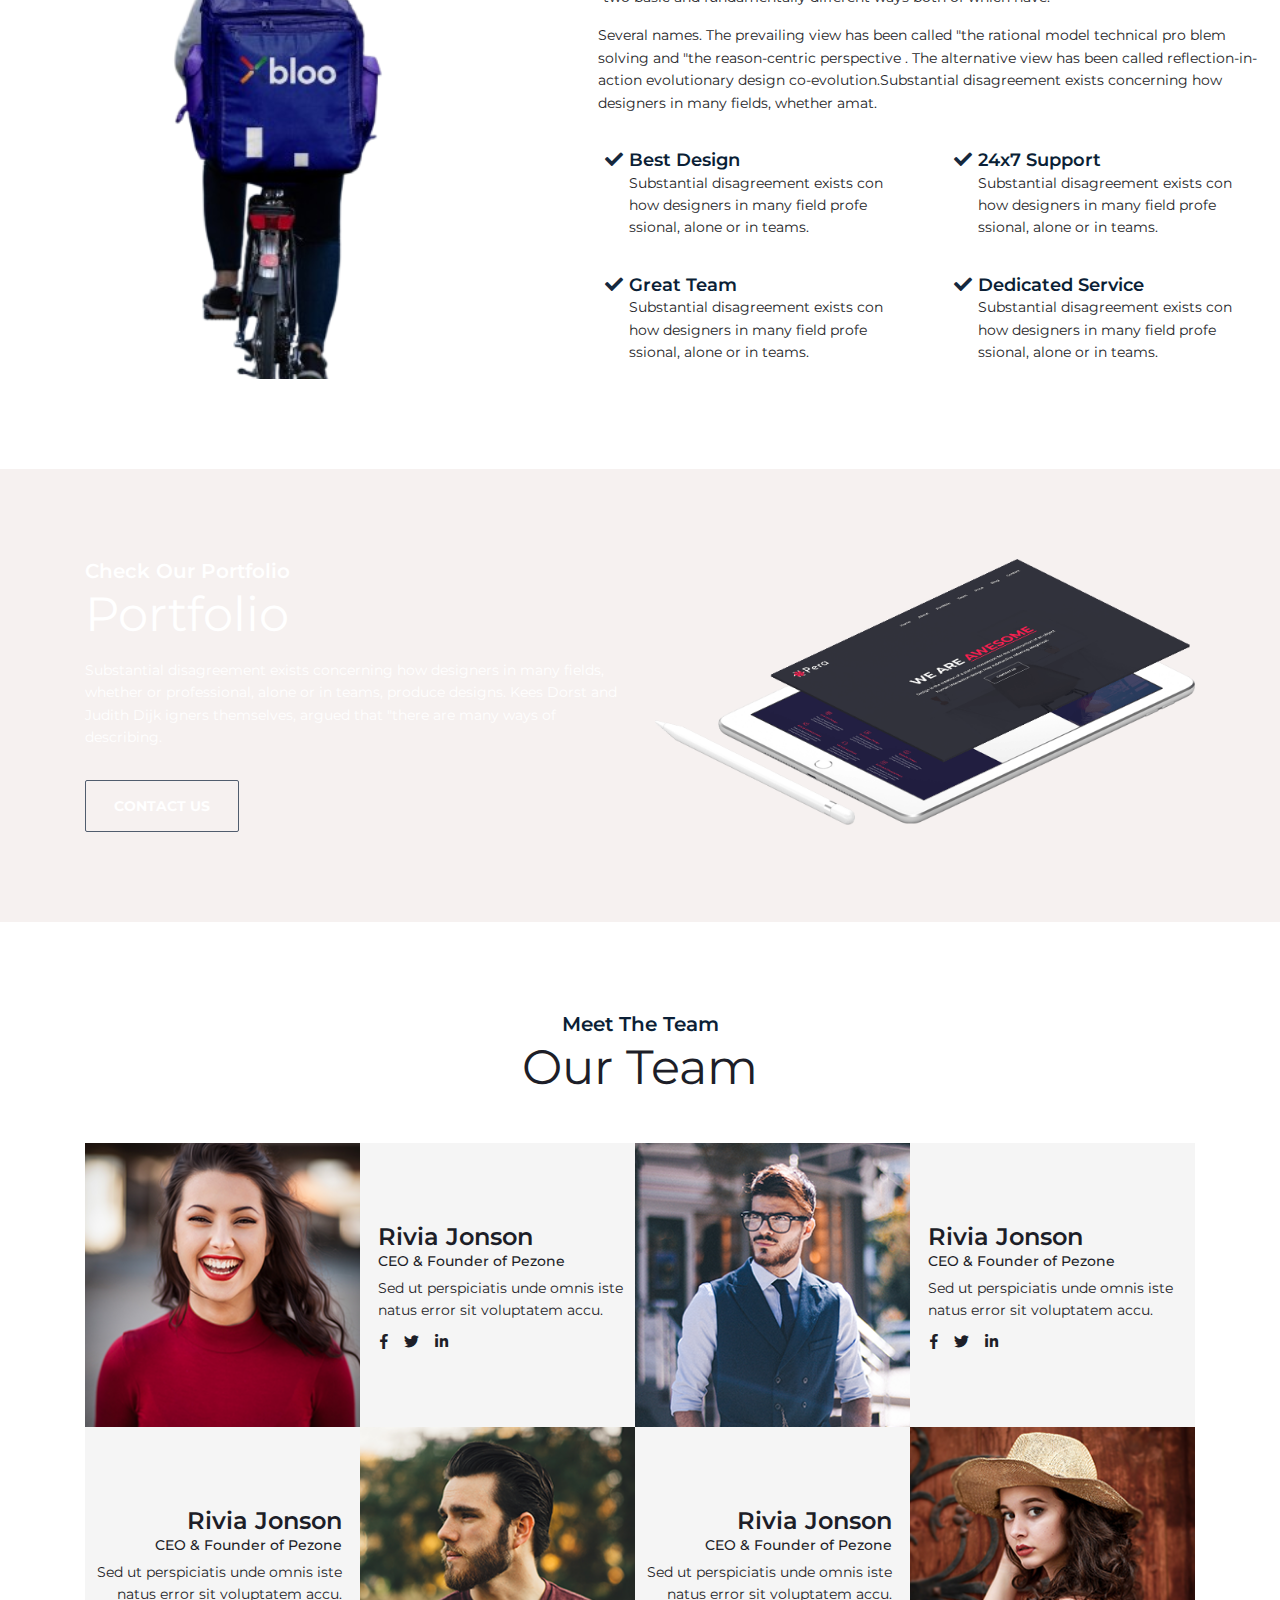
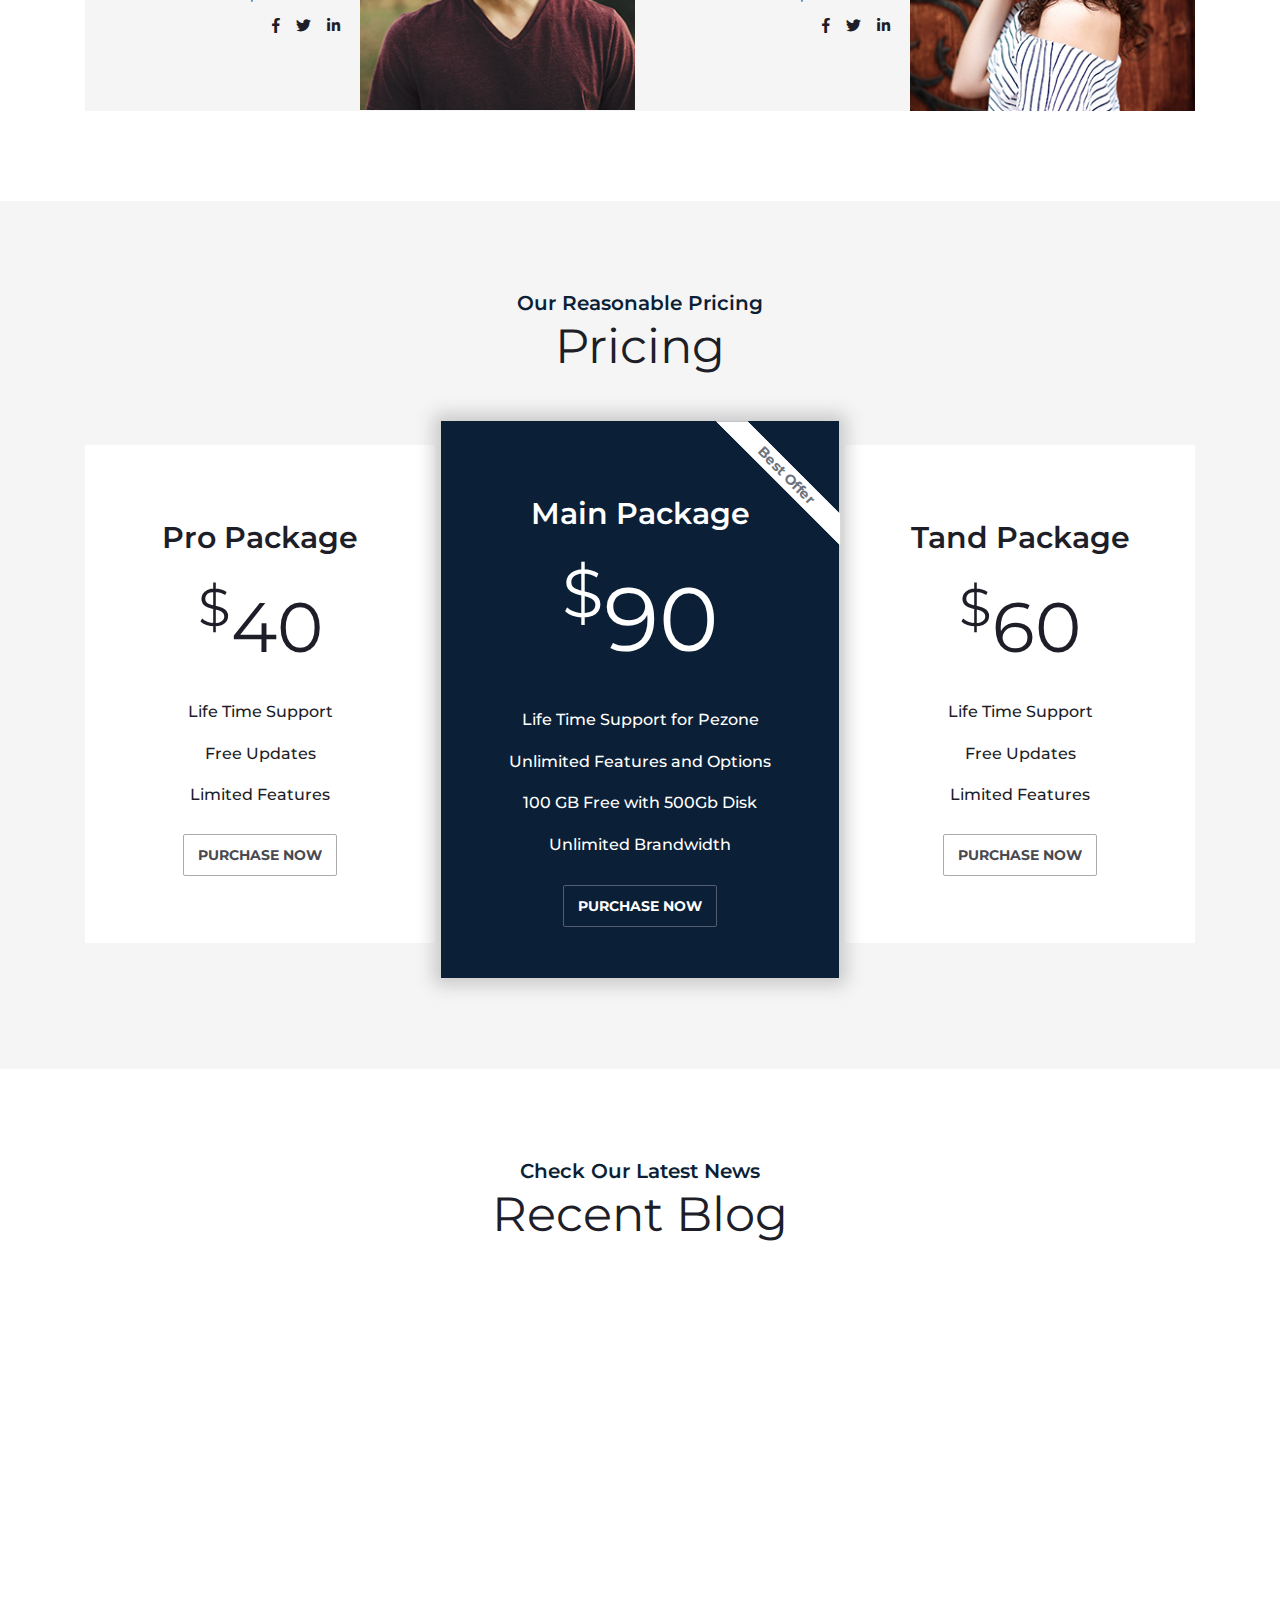
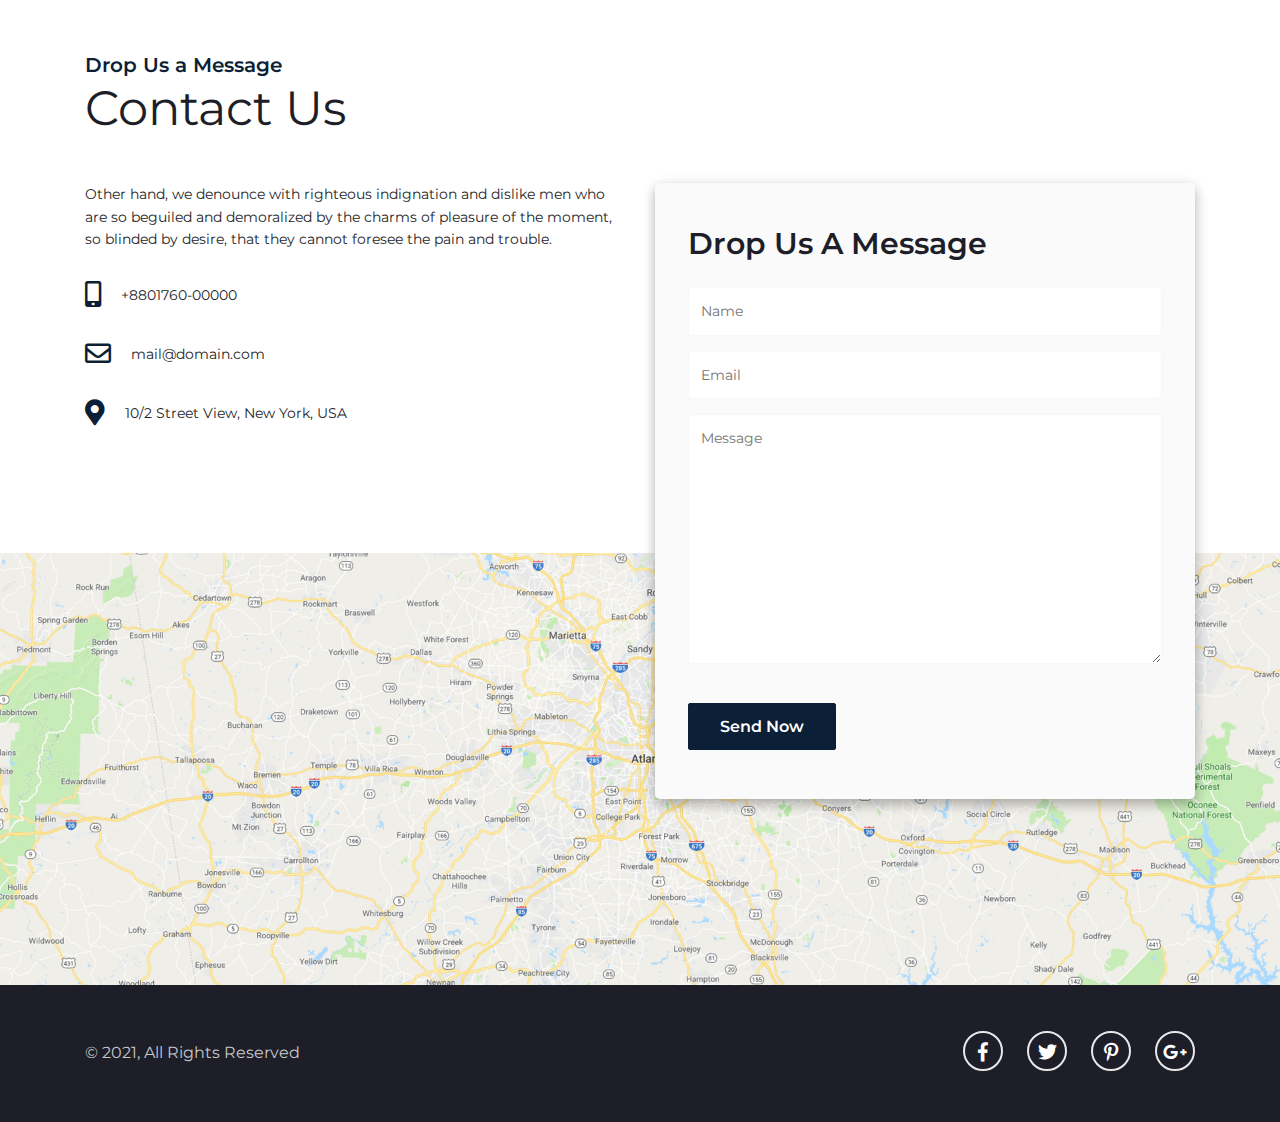
<file: home3.html>
<!doctype html>
<html lang="en">
<head>
	<meta charset="UTF-8">
	<meta name="viewport" content="width=device-width, initial-scale=1.0, shrink-to-fit=no">
	<title>Pezone - Creative Agency HTML Template</title>
	
	<link rel="icon" href="assets/img/fav.png" type="image/gif" sizes="20x20">
	<!-- Font Awesome CSS -->
	<link rel="stylesheet" href="assets/css/all.css">
	<!-- Magnific Popup CSS -->
	<link rel="stylesheet" href="assets/css/magnific-popup.css">
	<!-- Bootstrap CSS -->
	<link rel="stylesheet" href="assets/css/bootstrap.min.css">
	<!-- Animate CSS -->
	<link rel="stylesheet" href="assets/css/animate.css">
	<!-- Preloader CSS -->
	<link rel="stylesheet" href="assets/css/preloader.css">
	<!-- Slicknav CSS -->
	<link rel="stylesheet" href="assets/css/slicknav.min.css">

	
	<!-- Main CSS -->
	<link rel="stylesheet" href="assets/css/style.css">
	<!-- Responsive CSS -->
	<link rel="stylesheet" href="assets/css/responsive.css">

</head>
<body>

<!-- Preloder  
<div id="loader-wrapper">
	<div id="loader"></div> 
	<div class="loader-section section-left"></div>
    <div class="loader-section section-right"></div> 
</div> -->




<!-- Header area -->
<header>
	

<!-- Hero area -->
<div class="hero-area">
	<div class="hero-bg hero-bg-4"></div>
	<div class="container">
		<div class="row">
			<div class="col-xl-12 col-lg-12 col-sm-12 col-12">
				<nav>
					<div class="header-area">
							<div class="row">
								<div class="col-xl-3 col-lg-3 col-sm-6 col-6">
									<div class="logo text-left">
										<a href="index.html"><img src="assets/img/logo.png" alt=""></a>
									</div>
								</div>
								<div class="col-xl-9 col-lg-9 col-sm-6 col-6">
									<div class="mainmenu mainmenu-4 text-right">
										<ul id="traffic-menu">                    
											<li class="smooth-scroll"><a href="index.html">Home<i class="fas fa-angle-down"></i></a>
												<ul>
													<li><a href="home1.html">Home Version 01</a></li>
													<li><a href="home2.html">Home Version 02</a></li>
													<li><a href="home3.html">Home Version 03</a></li>
												</ul>
											</li>
											<li><a href="home3.html#about">About</a></li>
											<li><a href="home3.html#portfolio">Portfolio</a></li>
											<li><a href="home3.html#team">Team</a></li>
											<li><a href="home3.html#price">Price</a></li>
											<li><a href="blog.html">Blog<i class="fas fa-angle-down"></i></a>
												<ul>
													<li><a href="blog.html">Blog 01</a></li>
													<li><a href="blog-details.html">Blog Details</a></li>
												</ul>
											</li>
											<li><a href="home3.html#contact">Contact</a></li>
										</ul>
									</div>
									<div class="home-4" id="mobile-menu-wrap"></div>
								</div>
							</div>
					</div>
				</nav>
			</div>
		</div>
		<div class="row justify-content-center">
			<div class="col-xl-8 col-lg-8 col-sm-12 col-12">
				<div class="hero-content hero-content-2 text-center">
					<h1>Design Helps To <br> Communicate</h1>
					<p>Sed ut perspiciatis unde omnis iste natus error sit voluptatem accusantiumrem aperiam, eaque ipsa quae ab illo inventore veritatis et quasi arch.</p>
					<a class="common-btn common-btn-hm-2 common-btn-hm-3 hero-btn " href="home3.html#contact">CONTACT US</a>
				</div>
			</div>
		</div>
	</div>
</div>
</header>




<!-- About area -->
<section class="about-area mt-90" id="about">
	<div class="abour-bg-img-1"></div>
	<div class="container">
		<div class="row justify-content-start">
			<div class="col-xl-7 col-lg-7 col-sm-12 col-12">
				<div class="call-to-action call-to-action-4 about-call">
					<h6>Know More About Pezone</h6>
					<h2>About Pezone</h2>
					<p>Substantial disagreement exists concerning how designers in many fields, whether amat
					or professional, alone or in teams, produce designs. Kees Dorst and Judith Dijkhuisdes
					igners themselves, argued that "there are many ways of describing design processes
					and discussed "two basic and fundamentally different ways both of which have.</p>

					<p>Several names. The prevailing view has been called "the rational model technical pro
					blem solving and "the reason-centric perspective . The alternative view has been called 
					reflection-in-action evolutionary design co-evolution.Substantial disagreement
					exists concerning how designers in many fields, whether amat.</p>

					<p>Substantial disagreement exists concerning how designers in many fields, whether amat
					or professional, alone or in teams, produce designs. Kees Dorst and Judith Dijkhuisdes
					igners themselves, argued that "there are many ways of describing design.</p>

					<p>Several names. The prevailing view has been called "the rational model technical pro
					blem solving and "the reason-centric perspective alternative view has been.</p>
				</div>
			</div>
		</div>
	</div>
</section>


<!-- Countdown area -->
<section class="countdown-area mt-90">
	<div class="countdown-box countdown-bg countdown-bg-4">
		<div class="container">
			<div class="row">
				<div class="col-xl-3 col-lg-3 col-sm-6 col-6 text-center">
					<div class="count-box count-box-3">
						<p><i class="far fa-heart"></i></p>
						<h4 class="counter">1550 </h4>
						<h5>LOVE US</h5>
					</div>
				</div>
				<div class="col-xl-3 col-lg-3 col-sm-6 col-6 text-center">
					<div class="count-box count-box-3">
						<p><i class="fas fa-clipboard-check"></i></p>
						<h4 class="counter">7200 </h4>
						<h5>PROJECTS</h5>
					</div>
				</div>
				<div class="col-xl-3 col-lg-3 col-sm-6 col-6 text-center">
					<div class="count-box count-box-3">
						<p><i class="fas fa-coffee"></i></p>
						<h4 class="counter">3900 </h4>
						<h5>CUP COFFEE</h5>
					</div>
				</div>
				<div class="col-xl-3 col-lg-3 col-sm-6 col-6 text-center">
					<div class="count-box count-box-3">
						<p><i class="fas fa-users"></i></p>
						<h4 class="counter">660 </h4>
						<h5>MEETINGS</h5>
					</div>
				</div>
			</div>
		</div>
	</div>
</section>




<!-- Portfolio area -->
<section id="portfolio" class="mt-90">
	<div class="portfolio-area">
		<div class="container-fluid">
			<div class="row justify-content-center">
				<div class="col-xl-10 col-lg-10 col-sm-12 col-12">
					<div class="call-to-action call-to-action-4 portfolio-call text-center">
						<h6>Check Our Portfolio</h6>
						<h2>Portfolio</h2>
					</div>
				</div>
				<div class="row">
					<div class="col-xl-12 col-lg-12 col-sm-12 col-12">
						<div class="portfolio-link portfolio-link-4 text-center">
							<ul>                                                           
								<li class="filter theme-color" data-filter="all">All Projects</li>
		                        <li class="filter theme-color" data-filter=".ui">Design</li>
		                        <li class="filter theme-color" data-filter=".ux">Branding</li>
		                        <li class="filter theme-color" data-filter=".web">Website</li>
		                        <li class="filter theme-color" data-filter=".prototype">Prototype</li>
		                        <li class="filter theme-color" data-filter=".photo">Photography</li>
		                        <li class="filter theme-color" data-filter=".print">Print</li>
							</ul>
						</div>
					</div>
				</div>
			</div>
			<div class="row work-mixi mt-45 popup-gallery">
				<div class="col-xl-3 col-lg-3 col-sm-6 col-12 mix ui">
					<div class="single-product-item home-2-single-product home-2-product-bg-1">
						<div class="portfolio-content ">
	                        <a href="assets/img/portfolio2-img-1.png" title="Illustration"><i class="fa fa-search-plus"></i></a>
	                    </div>
					</div>
				</div>
				<div class="col-xl-3 col-lg-3 col-sm-6 col-12 mix ux">
					<div class="single-product-item home-2-single-product home-2-product-bg-2">
						<div class="portfolio-content ">
	                        <a href="assets/img/portfolio2-img-2.png" title="Print Design"><i class="fa fa-search-plus"></i></a>
	                    </div>
					</div>
				</div>
				<div class="col-xl-3 col-lg-3 col-sm-6 col-12 mix web">
					<div class="single-product-item home-2-single-product home-2-product-bg-3">
						<div class="portfolio-content ">
	                        <a href="assets/img/portfolio2-img-3.png" title="UI Design"><i class="fa fa-search-plus"></i></a>
	                    </div>
					</div>
				</div>
				<div class="col-xl-3 col-lg-3 col-sm-6 col-12 mix photo">
					<div class="single-product-item home-2-single-product home-2-product-bg-4">
						<div class="portfolio-content ">
	                        <a href="assets/img/portfolio2-img-4.png" title="Ux Design"><i class="fa fa-search-plus"></i></a>
	                    </div>
					</div>
				</div>
				<div class="col-xl-3 col-lg-3 col-sm-6 col-12 mix prototype">
					<div class="single-product-item home-2-single-product home-2-product-bg-5">
						<div class="portfolio-content ">
	                        <a href="assets/img/portfolio2-img-5.png" title="Illustration"><i class="fa fa-search-plus"></i></a>
	                    </div>
					</div>
				</div>
				<div class="col-xl-3 col-lg-3 col-sm-6 col-12 mix ux">
					<div class="single-product-item home-2-single-product home-2-product-bg-6">
						<div class="portfolio-content ">
	                        <a href="assets/img/portfolio2-img-6.png" title="Illustration"><i class="fa fa-search-plus"></i></a>
	                    </div>
					</div>
				</div>
				<div class="col-xl-3 col-lg-3 col-sm-6 col-12 mix ui">
					<div class="single-product-item home-2-single-product home-2-product-bg-7">
						<div class="portfolio-content ">
	                        <a href="assets/img/portfolio2-img-7.png" title="Ux Design"><i class="fa fa-search-plus"></i></a>
	                    </div>
					</div>
				</div>
				<div class="col-xl-3 col-lg-3 col-sm-6 col-12 mix print">
					<div class="single-product-item home-2-single-product home-2-product-bg-8">
						<div class="portfolio-content ">
	                        <a href="assets/img/portfolio2-img-8.png" title="Print Design"><i class="fa fa-search-plus"></i></a>
	                    </div>
					</div>
				</div>
				<div class="col-xl-3 col-lg-3 col-sm-6 col-12 mix photo">
					<div class="single-product-item home-2-single-product home-2-product-bg-9">
						<div class="portfolio-content ">
	                        <a href="assets/img/portfolio2-img-9.png" title="Print Design"><i class="fa fa-search-plus"></i></a>
	                    </div>
					</div>
				</div>
				<div class="col-xl-3 col-lg-3 col-sm-6 col-12 mix web">
					<div class="single-product-item home-2-single-product home-2-product-bg-10">
						<div class="portfolio-content ">
	                        <a href="assets/img/portfolio2-img-10.png" title="Print Design"><i class="fa fa-search-plus"></i></a>
	                    </div>
					</div>
				</div>
				<div class="col-xl-3 col-lg-3 col-sm-6 col-12 mix photo">
					<div class="single-product-item home-2-single-product home-2-product-bg-11">
						<div class="portfolio-content ">
	                        <a href="assets/img/portfolio2-img-11.png" title="Print Design"><i class="fa fa-search-plus"></i></a>
	                    </div>
					</div>
				</div>
				<div class="col-xl-3 col-lg-3 col-sm-6 col-12 mix ui">
					<div class="single-product-item home-2-single-product home-2-product-bg-12">
						<div class="portfolio-content ">
	                        <a href="assets/img/portfolio2-img-12.png" title="Print Design"><i class="fa fa-search-plus"></i></a>
	                    </div>
					</div>
				</div>
			</div>
		</div>
	</div>
</section>



<!-- About area-2 -->
<section class="about-area about-area-2 ">
	<div class="abour-bg-img"></div>
	<div class="container-fluid">
		<div class="row justify-content-end">
			<div class="col-xl-7 col-lg-7 col-sm-12 col-12">
				<div class="call-to-action call-to-action-4 call-to-action-2 about-call about-call-2">
					<h6>Why Use Pezone</h6>
					<h2>Why Us</h2>
					<p>Substantial disagreement exists concerning how designers in many fields, whether amat
					or professional, alone or in teams, produce designs. Kees Dorst and Judith Dijkhuisdes
					igners themselves, argued that "there are many ways of describing design processes
					and discussed "two basic and fundamentally different ways both of which have.</p>

					<p>Several names. The prevailing view has been called "the rational model technical pro
					blem solving and "the reason-centric perspective . The alternative view has been called 
					reflection-in-action evolutionary design co-evolution.Substantial disagreement
					exists concerning how designers in many fields, whether amat.</p>
					<div class="row">
						<div class="col-xl-6 col-lg-6 col-sm-6 col-12">
							<div class="about-check-box about-check-box-4">
								<h6><i class="fas fa-check"></i>Best Design</h6>
								<p>Substantial disagreement exists con
								how designers in many field profe
								ssional, alone or in teams.</p>
							</div>
						</div>
						<div class="col-xl-6 col-lg-6 col-sm-6 col-12">
							<div class="about-check-box about-check-box-4">
								<h6><i class="fas fa-check"></i>24x7 Support</h6>
								<p>Substantial disagreement exists con
								how designers in many field profe
								ssional, alone or in teams.</p>
							</div>
						</div>
					</div>
					<div class="row">
						<div class="col-xl-6 col-lg-6 col-sm-6 col-12">
							<div class="about-check-box about-check-box-4">
								<h6><i class="fas fa-check"></i>Great Team</h6>
								<p>Substantial disagreement exists con
								how designers in many field profe
								ssional, alone or in teams.</p>
							</div>
						</div>
						<div class="col-xl-6 col-lg-6 col-sm-6 col-12">
							<div class="about-check-box about-check-box-4">
								<h6><i class="fas fa-check"></i>Dedicated Service</h6>
								<p>Substantial disagreement exists con
								how designers in many field profe
								ssional, alone or in teams.</p>
							</div>
						</div>
					</div>
				</div>
			</div>
		</div>
	</div>
</section>


<!-- Cta area -->
<section class="countdown-area cta-area mt-90 ">
	<div class="countdown-box countdown-bg cta-bg cta-bg-4">
		<div class="container">
			<div class="row">
				<div class="col-xl-6 col-lg-6 col-sm-12 col-12">
					<div class="call-to-action call-to-action-4 cta-call cta-call-4 text-left">
						<h6>Check Our Portfolio</h6>
						<h2>Portfolio</h2>
						<p>Substantial disagreement exists concerning how designers in many fields, whether
						or professional, alone or in teams, produce designs. Kees Dorst and Judith Dijk
						igners themselves, argued that "there are many ways of describing.</p>
						<a class="common-btn common-btn-hm-2 common-btn-hm-3" href="home3.html">CONTACT US</a>
					</div>
				</div>
				<div class="col-xl-6 col-lg-6 col-sm-12 col-12">
					<div class="cta-img-box">
						<img src="assets/img/cta-img.png" alt="">
					</div>
				</div>
			</div>
		</div>
	</div>
</section>


<!-- Team -->
<section class="meet-team mt-90" id="team">
	<div class="meet-team-area">
		<div class="container">
			<div class="row">
				<div class="col-xl-12 col-lg-12 col-sm-12 col-12">
					<div class="call-to-action call-to-action-4 team-call text-center">
						<h6>Meet The Team</h6>
						<h2>Our Team</h2>
					</div>
				</div>
			</div>
			<div class="row team-line cus-colum-3 mt-45">
				<div class="col-xl-3 col-lg-3 col-sm-6 col-12">
					<div class="team-box team-box-4">
						<div class="team-img">
							<img src="assets/img/team-img-1.png" alt="">
						</div>
					</div>
				</div>
				<div class="col-xl-3 col-lg-3 col-sm-6 col-12">
					<div class="team-box team-box-4">
						<div class="team-content text-left">
							<h6>Rivia Jonson</h6>
							<p>CEO & Founder of Pezone</p>
							<p class="team-2nd-p">Sed ut perspiciatis unde omnis iste
							natus error sit voluptatem accu.</p>
							<div class="team-social">
								<ul>
									<li><a href="home3.html"><i class="fab fa-facebook-f"></i></a></li>
									<li><a href="home3.html"><i class="fab fa-twitter"></i></a></li>
									<li><a href="home3.html"><i class="fab fa-linkedin-in"></i></a></li>
								</ul>
							</div>
						</div>
					</div>
				</div>
				<div class="col-xl-3 col-lg-3 col-sm-6 col-12">
					<div class="team-box team-box-4">
						<div class="team-img">
							<img src="assets/img/team-img-2.png" alt="">
						</div>
					</div>
				</div>
				<div class="col-xl-3 col-lg-3 col-sm-6 col-12">
					<div class="team-box team-box-4 border-nn">
						<div class="team-content text-left">
							<h6>Rivia Jonson</h6>
							<p>CEO & Founder of Pezone</p>
							<p class="team-2nd-p">Sed ut perspiciatis unde omnis iste
							natus error sit voluptatem accu.</p>
							<div class="team-social">
								<ul>
									<li><a href="home3.html"><i class="fab fa-facebook-f"></i></a></li>
									<li><a href="home3.html"><i class="fab fa-twitter"></i></a></li>
									<li><a href="home3.html"><i class="fab fa-linkedin-in"></i></a></li>
								</ul>
							</div>
						</div>
					</div>
				</div>
				<div class="col-xl-3 col-lg-3 col-sm-6 col-12">
					<div class="team-box team-box-4">
						<div class="team-content text-right">
							<h6>Rivia Jonson</h6>
							<p>CEO & Founder of Pezone</p>
							<p class="team-2nd-p">Sed ut perspiciatis unde omnis iste
							natus error sit voluptatem accu.</p>
							<div class="team-social">
								<ul>
									<li><a href="home3.html"><i class="fab fa-facebook-f"></i></a></li>
									<li><a href="home3.html"><i class="fab fa-twitter"></i></a></li>
									<li><a href="home3.html"><i class="fab fa-linkedin-in"></i></a></li>
								</ul>
							</div>
						</div>
					</div>
				</div>
				<div class="col-xl-3 col-lg-3 col-sm-6 col-12">
					<div class="team-box team-box-4">
						<div class="team-img">
							<img src="assets/img/team-img-3.png" alt="">
						</div>
					</div>
				</div>
				<div class="col-xl-3 col-lg-3 col-sm-6 col-12">
					<div class="team-box team-box-4">
						<div class="team-content text-right">
							<h6>Rivia Jonson</h6>
							<p>CEO & Founder of Pezone</p>
							<p class="team-2nd-p">Sed ut perspiciatis unde omnis iste
							natus error sit voluptatem accu.</p>
							<div class="team-social">
								<ul>
									<li><a href="home3.html"><i class="fab fa-facebook-f"></i></a></li>
									<li><a href="home3.html"><i class="fab fa-twitter"></i></a></li>
									<li><a href="home3.html"><i class="fab fa-linkedin-in"></i></a></li>
								</ul>
							</div>
						</div>
					</div>
				</div>
				<div class="col-xl-3 col-lg-3 col-sm-6 col-12">
					<div class="team-box team-box-4 border-nn">
						<div class="team-img">
							<img src="assets/img/team-img-4.png" alt="">
						</div>
					</div>
				</div>
			</div>
		</div>
	</div>
</section>


<!-- Pricing Area -->
<section id="price">
	<div class="pricing-area">
		<div class="container">
			<div class="row">
				<div class="col-xl-12 col-lg-12 col-sm-12 col-12 mt-90">
					<div class="call-to-action call-to-action-4 team-call text-center">
						<h6>Our Reasonable Pricing</h6>
						<h2>Pricing</h2>
					</div>
				</div>
			</div>
			<div class="row price-destance">
				<div class="col-xl-4 col-lg-4 col-sm-12 col-12">
					<div class="pricing-wrap">
						<div class="price-content text-center">
							<h4 class="price-heading">Pro Package</h4>
							<p class="price-number"> <sup>$</sup>40</p>
							<div class="price-content-bottom">
								<p>Life Time Support</p>
								<p>Free Updates</p>
								<p>Limited Features</p>
							</div>
							<a class="price-btn" href="home3.html#price">PURCHASE NOW</a>
						</div>
					</div>
				</div>
				<div class="col-xl-4 col-lg-4 col-sm-12 col-12 pricing-2">
					<div class="pricing-wrap pricing-wrap-2 pricing-wrap-4">
						<div class="price-content price-content-2 price-content-4 text-center">
							<h5>Best Offer</h5>
							<h4 class="price-heading">Main Package</h4>
							<p class="price-number price-number-2"> <sup>$</sup>90</p>
							<div class="price-content-bottom price-content-bottom-2">
								<p>Life Time Support for Pezone</p>
								<p>Unlimited Features and Options</p>
								<p>100 GB Free with 500Gb Disk</p>
								<p>Unlimited Brandwidth</p>
							</div>
							<a class="price-btn price-btn-3 common-btn-hm-3" href="home3.html#price">PURCHASE NOW</a>
						</div>
					</div>
				</div>
				<div class="col-xl-4 col-lg-4 col-sm-12 col-12 pricing-3">
					<div class="pricing-wrap">
						<div class="price-content text-center">
							<h4 class="price-heading">Tand Package</h4>
							<p class="price-number"> <sup>$</sup>60</p>
							<div class="price-content-bottom">
								<p>Life Time Support</p>
								<p>Free Updates</p>
								<p>Limited Features</p>
							</div>
							<a class="price-btn" href="home3.html#price">PURCHASE NOW</a>
						</div>
					</div>
				</div>
			</div>
		</div>
	</div>
</section>


<!-- Blog Area -->
<section>
	<div class="bolg-area">
		<div class="container">
			<div class="row">
				<div class="col-xl-12 col-lg-12 col-sm-12 col-12 mt-90">
					<div class="call-to-action call-to-action-4 team-call text-center">
						<h6>Check Our Latest News</h6>
						<h2>Recent Blog</h2>
					</div>
				</div>
			</div>
			<div class="row mt-45">
				<div class="col-xl-3 col-lg-3 col-sm-6 col-12 wow animate fadeInLeft">
					<div class="blog-wrap">
						<div class="blog-box">
							<div class="blog-img">
								<a href="blog-details.html"><img src="assets/img/blog-img-1.png" alt=""></a>
							</div>
							<div class="blog-content">
								<p class="blog-date"><a href="home3.html#">18 October, 2018 <span class="blog-botder">|</span> <span class="blog-date-right">By HeroCoders</span></a></p>
								<p><a class="home-2-blog-p" href="blog-details.html">A great design can change your
								thinking within a few minutes.</a></p>
							</div>
						</div>
					</div>
				</div>
				<div class="col-xl-3 col-lg-3 col-sm-6 col-12 wow animate fadeInLeft">
					<div class="blog-wrap">
						<div class="blog-box">
							<div class="blog-img">
								<a href="blog-details.html"><img src="assets/img/blog-img-2.png" alt=""></a>
							</div>
							<div class="blog-content">
								<p class="blog-date"><a href="home3.html#">18 October, 2018 <span class="blog-botder">|</span> <span class="blog-date-right">By HeroCoders</span></a></p>
								<p><a class="home-2-blog-p" href="blog-details.html">Vero eos et accusamus et iusto odio dignissimos ducimus qui.</a></p>
							</div>
						</div>
					</div>
				</div>
				<div class="col-xl-3 col-lg-3 col-sm-6 col-12 wow animate fadeInRight">
					<div class="blog-wrap">
						<div class="blog-box">
							<div class="blog-img">
								<a href="blog-details.html"><img src="assets/img/blog-img-3.png" alt=""></a>
							</div>
							<div class="blog-content">
								<p class="blog-date"><a href="home3.html#">18 October, 2018 <span class="blog-botder">|</span> <span class="blog-date-right">By HeroCoders</span></a></p>
								<p><a class="home-2-blog-p" href="blog-details.html">Denounce with righteous indignation and dislike men.</a></p>
							</div>
						</div>
					</div>
				</div>
				<div class="col-xl-3 col-lg-3 col-sm-6 col-12 wow animate fadeInRight">
					<div class="blog-wrap">
						<div class="blog-box">
							<div class="blog-img">
								<a href="blog-details.html"><img src="assets/img/blog-img-4.png" alt=""></a>
							</div>
							<div class="blog-content">
								<p class="blog-date"><a href="home3.html#">18 October, 2018 <span class="blog-botder">|</span> <span class="blog-date-right">By HeroCoders</span></a></p>
								<p><a class="home-2-blog-p" href="blog-details.html">Men who are so beguiled and deoralized by the charms.</a></p>
							</div>
						</div>
					</div>
				</div>
			</div>
		</div>
	</div>
</section>

<!-- Contact Area -->
<section id="contact">
	<div class="contact-area">
		<div class="container">
			<div class="row">
				<div class="col-xl-12 col-lg-12 col-sm-12 col-12">
					<div class="call-to-action call-to-action-4 team-call text-left">
						<h6>Drop Us a Message</h6>
						<h2>Contact Us</h2>
					</div>
				</div>
			</div>
			<div class="row mt-45">
				<div class="col-xl-6 col-lg-6 col-sm-12 col-12">
					<div class="contact-details-box contact-details-box-4">
						<p>Other hand, we denounce with righteous indignation and dislike men who are
						so beguiled and demoralized by the charms of pleasure of the moment, so
						blinded by desire, that they cannot foresee the pain and trouble.</p>
						<p><i class="fas fa-mobile-alt"></i> <label>+8801760-00000</label></p>
						<p><i class="far fa-envelope"></i> <label>mail@domain.com</label></p>
						<p><i class="fas fa-map-marker-alt"></i> <label>10/2 Street View, New York, USA</label></p>
					</div>
				</div>
				<div class="col-xl-6 col-lg-6 col-sm-12 col-12">
					<div class="contact-form-wrap">
						<div class="contact-form">
							<h3>Drop Us A Message</h3>
							<form id="contact-form" action="http://demo.getcoderzone.com/html/pezone/mail.php" method="POST" class="contat-input">
								<div class="row">
									<div class="col-xl-12 col-lg-12 col-sm-12 col-12">
										<input type="text" name="name" placeholder="Name">
									</div>
									<div class="col-xl-12 col-lg-12 col-sm-12 col-12">
										<input type="email" name="email" placeholder="Email">
									</div>
									<div class="col-xl-12 col-lg-12 col-sm-12 col-12">
										<p><textarea name="message" id="message" cols="30" rows="10" placeholder="Message"></textarea></p>
									</div>
									<p><button type="submit" class="contact-btn contact-btn-4">Send Now</button></p>
									<p class="form-message"></p>
								</div>
							</form>
						</div>
					</div>
				</div>
			</div>
		</div>
	</div>
</section>

<!-- Map -->
<div class="map-img-area map-img-res">
	<div class="container-fluid">
		<div class="row">
			<div class="map-img-wrap text-center">
				<div class="map-img">
					<img src="assets/img/map-img.png" alt="">
				</div>
			</div>
		</div>
	</div>
</div>

<footer id="foot">
	<div class="footer-area">
		<div class="container">
			<div class="row">
				<div class="col-xl-4 col-lg-4 col-sm-12 col-12">
					<div class="footer-box">
						<div class="copy-right text-left">
							<p>© 2021, All Rights Reserved</p>
						</div>
					</div>
				</div>
				<div class="col-xl-8 col-lg-8 col-sm-12 col-12">
					<div class="footer-box">
						<div class="footer-right text-right">
							<ul>
								<li><a href="home3.html"><i class="fab fa-facebook-f"></i></a></li>
								<li><a href="home3.html"><i class="fab fa-twitter"></i></a></li>
								<li><a href="home3.html"><i class="fab fa-pinterest-p"></i></a></li>
								<li><a href="home3.html"><i class="fab fa-google-plus-g"></i></a></li>
							</ul>
						</div>
					</div>
				</div>
			</div>
		</div>
	</div>
</footer>

<!-- jQuery -->
<script src="assets/js/jquery-3.6.0.min.js"></script>
<!-- Popper JS -->
<script src="assets/js/popper.min.js"></script>
<!-- Bootstrap JS -->		
<script src="assets/js/bootstrap.min.js"></script>
<!-- Magnific Popup JS -->
<script src="assets/js/jquery.magnific-popup.min.js"></script>
<!-- Mixitup JS -->
<script src="assets/js/jquery.mixitup.min.js"></script>
<!-- Wow JS -->
<script src="assets/js/wow.min.js"></script>
<!-- Slicknav JS -->
<script src="assets/js/jquery.slicknav.min.js"></script>

<!-- Preloder JS -->
<script src="assets/js/preloader.js"></script>
<!-- Typed js -->
<script src="assets/js/typed.js"></script>
<!-- Main JS -->
<script src="assets/js/main.js"></script>

</body>
</html>
</file>
<file: assets/css/preloader.css>
/* 
 _____   _           _         _                        _                  
|_   _| | |         | |       | |                      | |                 
  | |   | |__   __ _| |_ ___  | |_ ___  _ __ ___   __ _| |_ ___   ___  ___ 
  | |   | '_ \ / _` | __/ _ \ | __/ _ \| '_ ` _ \ / _` | __/ _ \ / _ \/ __|
 _| |_  | | | | (_| | ||  __/ | || (_) | | | | | | (_| | || (_) |  __/\__ \
 \___/  |_| |_|\__,_|\__\___|  \__\___/|_| |_| |_|\__,_|\__\___/ \___||___/

Oh nice, welcome to the stylesheet of dreams. 
It has it all. Classes, ID's, comments...the whole lot:)
Enjoy responsibly!
@ihatetomatoes

*/

/* ==========================================================================
   Chrome Frame prompt
   ========================================================================== */

.chromeframe {
    margin: 0.2em 0;
    background: #ccc;
    color: #000;
    padding: 0.2em 0;
}


#loader-wrapper {
    position: fixed;
    top: 0;
    left: 0;
    width: 100%;
    height: 100%;
    z-index: 999;
}
#loader {
    display: block;
    position: relative;
    left: 50%;
    top: 50%;
    width: 150px;
    height: 150px;
    margin: -75px 0 0 -75px;
    border-radius: 50%;
    border: 3px solid transparent;
    border-top-color: #CC0636;

    -webkit-animation: spin 2s linear infinite; /* Chrome, Opera 15+, Safari 5+ */
    animation: spin 2s linear infinite; /* Chrome, Firefox 16+, IE 10+, Opera */

    z-index: 99999;
}

    #loader:before {
        content: "";
        position: absolute;
        top: 5px;
        left: 5px;
        right: 5px;
        bottom: 5px;
        border-radius: 50%;
        border: 3px solid transparent;
        border-top-color: #F47F31;

        -webkit-animation: spin 3s linear infinite; /* Chrome, Opera 15+, Safari 5+ */
        animation: spin 3s linear infinite; /* Chrome, Firefox 16+, IE 10+, Opera */
    }

    #loader:after {
        content: "";
        position: absolute;
        top: 15px;
        left: 15px;
        right: 15px;
        bottom: 15px;
        border-radius: 50%;
        border: 3px solid transparent;
        border-top-color: #0f06c1;

        -webkit-animation: spin 1.5s linear infinite; /* Chrome, Opera 15+, Safari 5+ */
          animation: spin 1.5s linear infinite; /* Chrome, Firefox 16+, IE 10+, Opera */
    }

    @-webkit-keyframes spin {
        0%   { 
            -webkit-transform: rotate(0deg);  /* Chrome, Opera 15+, Safari 3.1+ */
            -ms-transform: rotate(0deg);  /* IE 9 */
            transform: rotate(0deg);  /* Firefox 16+, IE 10+, Opera */
        }
        100% {
            -webkit-transform: rotate(360deg);  /* Chrome, Opera 15+, Safari 3.1+ */
            -ms-transform: rotate(360deg);  /* IE 9 */
            transform: rotate(360deg);  /* Firefox 16+, IE 10+, Opera */
        }
    }
    @keyframes spin {
        0%   { 
            -webkit-transform: rotate(0deg);  /* Chrome, Opera 15+, Safari 3.1+ */
            -ms-transform: rotate(0deg);  /* IE 9 */
            transform: rotate(0deg);  /* Firefox 16+, IE 10+, Opera */
        }
        100% {
            -webkit-transform: rotate(360deg);  /* Chrome, Opera 15+, Safari 3.1+ */
            -ms-transform: rotate(360deg);  /* IE 9 */
            transform: rotate(360deg);  /* Firefox 16+, IE 10+, Opera */
        }
    }

    #loader-wrapper .loader-section {
        position: fixed;
        top: 0;
        width: 51%;
        height: 100%;
        background: #27272f;
        z-index: 999;
        -webkit-transform: translateX(0);  /* Chrome, Opera 15+, Safari 3.1+ */
        -ms-transform: translateX(0);  /* IE 9 */
        transform: translateX(0);  /* Firefox 16+, IE 10+, Opera */
    }

    #loader-wrapper .loader-section.section-left {
        left: 0;
    }

    #loader-wrapper .loader-section.section-right {
        right: 0;
    }

    /* Loaded */
    .loaded #loader-wrapper .loader-section.section-left {
        -webkit-transform: translateX(-100%);  /* Chrome, Opera 15+, Safari 3.1+ */
            -ms-transform: translateX(-100%);  /* IE 9 */
                transform: translateX(-100%);  /* Firefox 16+, IE 10+, Opera */

        -webkit-transition: all 0.7s 0.3s cubic-bezier(0.645, 0.045, 0.355, 1.000);  
                transition: all 0.7s 0.3s cubic-bezier(0.645, 0.045, 0.355, 1.000);
    }

    .loaded #loader-wrapper .loader-section.section-right {
        -webkit-transform: translateX(100%);  /* Chrome, Opera 15+, Safari 3.1+ */
            -ms-transform: translateX(100%);  /* IE 9 */
                transform: translateX(100%);  /* Firefox 16+, IE 10+, Opera */

-webkit-transition: all 0.7s 0.3s cubic-bezier(0.645, 0.045, 0.355, 1.000);  
        transition: all 0.7s 0.3s cubic-bezier(0.645, 0.045, 0.355, 1.000);
    }
    
    .loaded #loader {
        opacity: 0;
        -webkit-transition: all 0.3s ease-out;  
                transition: all 0.3s ease-out;
    }
    .loaded #loader-wrapper {
        visibility: hidden;

        -webkit-transform: translateY(-100%);  /* Chrome, Opera 15+, Safari 3.1+ */
            -ms-transform: translateY(-100%);  /* IE 9 */
                transform: translateY(-100%);  /* Firefox 16+, IE 10+, Opera */

        -webkit-transition: all 0.3s 1s ease-out;  
                transition: all 0.3s 1s ease-out;
    }
    
    /* JavaScript Turned Off */
    .no-js #loader-wrapper {
        display: none;
    }
    .no-js h1 {
        color: #222222;
    }

    #content {
        margin: 0 auto;
        padding-bottom: 50px;
        width: 80%;
        max-width: 978px;
    }  






/* ==========================================================================
   Helper classes
   ========================================================================== */

/*
 * Image replacement
 */

.ir {
    background-color: transparent;
    border: 0;
    overflow: hidden;
    /* IE 6/7 fallback */
    *text-indent: -9999px;
}

.ir:before {
    content: "";
    display: block;
    width: 0;
    height: 150%;
}

/*
 * Hide from both screenreaders and browsers: h5bp.com/u
 */

.hidden {
    display: none !important;
    visibility: hidden;
}

/*
 * Hide only visually, but have it available for screenreaders: h5bp.com/v
 */

.visuallyhidden {
    border: 0;
    clip: rect(0 0 0 0);
    height: 1px;
    margin: -1px;
    overflow: hidden;
    padding: 0;
    position: absolute;
    width: 1px;
}

/*
 * Extends the .visuallyhidden class to allow the element to be focusable
 * when navigated to via the keyboard: h5bp.com/p
 */

.visuallyhidden.focusable:active,
.visuallyhidden.focusable:focus {
    clip: auto;
    height: auto;
    margin: 0;
    overflow: visible;
    position: static;
    width: auto;
}

/*
 * Hide visually and from screenreaders, but maintain layout
 */

.invisible {
    visibility: hidden;
}

/*
 * Clearfix: contain floats
 *
 * For modern browsers
 * 1. The space content is one way to avoid an Opera bug when the
 *    `contenteditable` attribute is included anywhere else in the document.
 *    Otherwise it causes space to appear at the top and bottom of elements
 *    that receive the `clearfix` class.
 * 2. The use of `table` rather than `block` is only necessary if using
 *    `:before` to contain the top-margins of child elements.
 */

.clearfix:before,
.clearfix:after {
    content: " "; /* 1 */
    display: table; /* 2 */
}

.clearfix:after {
    clear: both;
}

/*
 * For IE 6/7 only
 * Include this rule to trigger hasLayout and contain floats.
 */

.clearfix {
    *zoom: 1;
}

/* ==========================================================================
   EXAMPLE Media Queries for Responsive Design.
   These examples override the primary ('mobile first') styles.
   Modify as content requires.
   ========================================================================== */

@media only screen and (min-width: 35em) {
    /* Style adjustments for viewports that meet the condition */
}

@media print,
       (-o-min-device-pixel-ratio: 5/4),
       (-webkit-min-device-pixel-ratio: 1.25),
       (min-resolution: 120dpi) {
    /* Style adjustments for high resolution devices */
}

/* ==========================================================================
   Print styles.
   Inlined to avoid required HTTP connection: h5bp.com/r
   ========================================================================== */

@media print {
    * {
        background: transparent !important;
        color: #000 !important; /* Black prints faster: h5bp.com/s */
        box-shadow: none !important;
        text-shadow: none !important;
    }

    a,
    a:visited {
        text-decoration: underline;
    }

    a[href]:after {
        content: " (" attr(href) ")";
    }

    abbr[title]:after {
        content: " (" attr(title) ")";
    }

    /*
     * Don't show links for images, or javascript/internal links
     */

    .ir a:after,
    a[href^="javascript:"]:after,
    a[href^="#"]:after {
        content: "";
    }

    pre,
    blockquote {
        border: 1px solid #999;
        page-break-inside: avoid;
    }

    thead {
        display: table-header-group; /* h5bp.com/t */
    }

    tr,
    img {
        page-break-inside: avoid;
    }

    img {
        max-width: 100% !important;
    }

    @page {
        margin: 0.5cm;
    }

    p,
    h2,
    h3 {
        orphans: 3;
        widows: 3;
    }

    h2,
    h3 {
        page-break-after: avoid;
    }
}

/* 
	Ok so you have made it this far, that means you are very keen to on my code. 
	Anyway I don't really mind it. This is a great way to learn so you actually doing the right thing:)
	Follow me @ihatetomatoes
*/
</file>
<file: assets/css/style.css>
/*
Template Name: Pezone
*/


/* ==========
CSS Index


*Base CSS
*Header CSS
*Main Menu CSS
*Hero CSS
*Cta-Box CSS
*About-area CSS
*Countdown CSS
*Portfolio CSS
*About area-2 CSS
*Cta area CSS
*Team area CSS
*Pricing CSS
*Blog CSS
*Contact CSS
*Map CSS
*Footer CSS


*Home Version 1 CSS
*Home 1 Hero CSS
*Home 1 Portfolio CSS


*Home Version 2 CSS


*Home Version 3 CSS
*Home 3 nav CSS


*Blog Page CSS
*Blog Details Page CSS


============= */


@import url('https://fonts.googleapis.com/css?family=Montserrat:100,200,300,400,500,600,700,800,900');




/* ==========
Base CSS
============= */
.alignleft {
    float: left;
    margin-right: 15px;
}
.alignright {
    float: right;
    margin-left: 15px;
}
.aligncenter {
    display: block;
    margin: 0 auto 15px;
}
a:focus { outline: 0 solid }
img {
    max-width: 100%;
    height: auto;
}
h1,
h2,
h3,
h4,
h5,
h6 {
    margin: 0 0 15px;
    font-weight: 700;
    font-family: 'Montserrat', sans-serif;
}
html,
body { 
    height: 100%;
    font-family: 'Montserrat', sans-serif;
    color: #1D1E28;
    font-weight: 400;
    line-height: 1.6;
 }

input:focus, textarea:focus, button:focus{
    outline:none;
} 

a{
    color: unset;
}

a:hover { text-decoration: none; 
    color: unset;
}

/* Remove Chrome Input Field's Unwanted Yellow Background Color */
input:-webkit-autofill, input:-webkit-autofill:hover, input:-webkit-autofill:focus {
    -webkit-box-shadow: 0 0 0px 1000px white inset !important;
}


.pt-90{
    padding-top: 90px;
}
.pb-90{
    padding-bottom: 90px;
}

.mt-90{
    margin-top: 90px;
}
.mt-45{
    margin-top: 45px;
}
.mt-20{
    margin-top: 20px;
}
.mb-90{
    margin-bottom: 90px;
}
.common-btn {
    font-size: 14px;
    border: 1px solid #7C7C80;
    padding: 14px 28px;
    -webkit-transition: all 1s ease 0s;
    transition: all 1s ease 0s;
    font-weight: 700;
    color: #fff;
    border-radius: 2px;
    display: inline-block;
}

.common-btn:hover{
    background-color: #FF204F;
    border: 1px solid #FF204F;
    color: #333;
}

.call-to-action h6 {
    font-size: 20px;
    color: #FF204F;
    font-weight: 600;
}

.call-to-action h2 {
    font-size: 48px;
    font-weight: 400;
    margin-top: -12px;
    margin-bottom: 1px;
}

.call-to-action p {
    font-size: 14px;
    margin-top: 15px;
}




/* ==========
Header CSS
============= */
.header-area {
    background: transparent;
    padding: 17px 0;
    width: 100%;
    z-index: 2
}
.logo {
    margin-top: 12px;
}

/* ==========
Main Menu CSS
============= */
.slicknav_menu{
    display: none
}
.mainmenu ul {
    margin: 0;
    padding: 0;
    list-style: none;
}

.mainmenu li {
    display: inline-block;
    position: relative;
}

.mainmenu li a {
    color: #FFFFFF;
    padding: 9px 13px;
    -webkit-transition: .3s;
    transition: .3s;
    font-size: 16px;
    font-weight: 500;
    display: inline-block;
}

.mainmenu li:nth-child(7) a {
    padding-right: 0px;
}

.mainmenu {
    margin-top: 18px;
}

.mainmenu li a:hover {
    
}

.mainmenu li ul li {
    text-align: left;
    display: block;
    border-bottom: 1px solid #ddd;
    padding: 3px;
}

.mainmenu li ul {
    position: absolute;
    background: #f3f3f3;
    width: 200px;
    left: 13px;
    visibility: hidden;
    opacity: 0;
    -ms-filter: "progid:DXImageTransform.Microsoft.Alpha(Opacity=0)";
    -webkit-transition: .5s;
    transition: .5s;
    z-index: 9;
    top: 102px;
}

.mainmenu li:hover ul {
    visibility: visible;
    opacity: 1;
    -ms-filter: "progid:DXImageTransform.Microsoft.Alpha(Opacity=100)";
    top: 42px;
}

.mainmenu li a i {
    margin-left: 4px;
    font-size: 13px;
}
.mainmenu li ul li > a {
    color: #222;
    -webkit-transition: .3s;
    transition: .3s;
    font-size: 14px;
}

.mainmenu li > a {
    -webkit-transition: .3s;
    transition: .3s;
}

.mainmenu li:hover > a{
    color: #FF764C;
}

.sticky .mainmenu li:hover > a {
    color: #48BAE3;
}



.mainmenu li ul a {
    color: #fff;
    width: 100%;
    text-align: left;
    margin-left: 0px;
}


.mainmenu ul ul li ul {
    left: 201px;
    top: 64px;
}

.mainmenu li:hover  ul ul {
    visibility: hidden;
    opacity: 0;
    -ms-filter: "progid:DXImageTransform.Microsoft.Alpha(Opacity=0)";
}

.mainmenu ul ul li:hover > ul {
    visibility: visible;
    opacity: 1;
    -ms-filter: "progid:DXImageTransform.Microsoft.Alpha(Opacity=100)";
    top:0px;
}



.sticky {
    position: fixed;
    top: 0;
    left: 0;
    background: #000;
    z-index: 9999;
    padding: 17px 0 15px 0;
    -webkit-animation: 500ms ease-in-out 0s normal none fadeInDown;
    animation: 500ms ease-in-out 0s normal none fadeInDown;
    -webkit-box-shadow: 0 2px 28px 0 rgba(0, 0, 0, 0.1);
    box-shadow: 0 2px 28px 0 rgba(0, 0, 0, 0.1);
  }

.sticky li a{
    color: #fff ;
    -webkit-transition: .3s;
    transition: .3s
}
.sticky .mainmenu ul, .sticky .logo {
    text-align: center !important;
}

.sticky .home-4 {
    right: 101px;
    top: -6px;
}

.sticky .logo a img {
    height: 30px;
    margin-top: -17px;
    margin-left: 22px;
}

.sticky .mainmenu {
    margin-top: 0px;
    margin-left: 193px;
}


/* ==========
Hero CSS
============= */
.hero-bg{
    background-image: url(../img/hero.jpg);
    background-position: center;
    background-size: cover;
    width: 100%;
    height: 100%;
    background-color: #9CB5EB;
    background-repeat: no-repeat;
    position: absolute;
    z-index: -1;
}


.typed-cursor {
    color: #FF204F;
    display: none;
}



.hero-area {
    position: relative;
    color: #FFFFFF;
    padding-bottom: 34px;
}

.hero-content h1 {
    font-size: 52px;
    font-weight: 700;
    text-transform: uppercase;
}

.hero-content{
    padding-top: 140px;
    padding-bottom: 140px;
}

.hero-content p {
    font-size: 18px;
    font-weight: 500;
    margin-bottom: 28px;
}

.hero-bg:before {
    position: absolute;
    height: 100%;
    width: 100%;
    top: 0;
    content: "";
    background-color: #31323B;
    opacity: .8;
    -ms-filter: "progid:DXImageTransform.Microsoft.Alpha(Opacity=80)";
}

.line-clr {color: #FF204F;}






/* ==========
Cta-Box CSS
============= */
.cta-box-icon {
    font-size: 60px;
}

.cta-box-content h3 {
    font-size: 24px;
    font-weight: 600;
}

.cta-box-content p {
    font-size: 14px;
    font-weight: 500;
}

.single-cta-box {
    background-color: #F5F5F5;
    padding: 20px;
    -webkit-transition: all 1s ease 0s;
    transition: all 1s ease 0s;
}

.single-cta-box:hover{
    color: #fff;
    box-shadow: 5px 4px 19px 12px #F5F5F5;
    /* Permalink - use to edit and share this gradient: http://colorzilla.com/gradient-editor/#df1f49+0,451e2f+100,e5e5e5+100,e5e5e5+100 */
    background: #df1f49; /* Old browsers */ /* FF3.6-15 */
    background: -webkit-linear-gradient(45deg, #df1f49 0%,#451e2f 100%,#e5e5e5 100%,#e5e5e5 100%); /* Chrome10-25,Safari5.1-6 */
    background: linear-gradient(45deg, #df1f49 0%,#451e2f 100%,#e5e5e5 100%,#e5e5e5 100%); /* W3C, IE10+, FF16+, Chrome26+, Opera12+, Safari7+ */
    filter: progid:DXImageTransform.Microsoft.gradient( startColorstr='#df1f49', endColorstr='#e5e5e5',GradientType=1 ); /* IE6-9 fallback on horizontal gradient */ 
}

.cta-box-content {
    padding: 32px;
}


/* ==========
About-area CSS
============= */
.about-area{
    position: relative;
}
.about-call{
    /*margin-top: 20px;*/
}
.call-to-action.call-to-action-2.about-call.about-call-2 {
    margin-left: 50px;
}
.abour-bg-img-1{
    background-image: url(../img/about.png);
    right: 0;
} 
.abour-bg-img-1, .abour-bg-img{
    background-size: cover;
    background-position: center;
    height: 100%;
    position: absolute;
    width: 43%;
}



/* ==========
Countdown CSS
============= */

.countdown-bg{
    background-image: url(../img/count.jpg);
    background-position: center;
    background-repeat: no-repeat;
    background-color: #F6F1F0;
    width: 100%;
    background-size: cover;
    background-attachment: fixed;
    position: relative;
}

.countdown-bg:before {
    position: absolute;
    height: 100%;
    width: 100%;
    background: #23232C;
    content: "";
    opacity: .8;
    -ms-filter: "progid:DXImageTransform.Microsoft.Alpha(Opacity=80)";
}

.count-box {
    color: #F7214E;
    margin-top: 90px;
    margin-bottom: 90px;
}

.count-box p i {
    font-size: 75px;
}
.count-box h4{
    font-size: 2.5rem;
}
.count-box h4, .count-box h5 {
    font-weight: 400;
}






/* ==========
Portfolio CSS
============= */

/*
.popup-gallery .single-product-item:nth-child(7), 
.popup-gallery .single-product-item:nth-child(8), 
.popup-gallery .single-product-item:nth-child(9){
    margin-bottom: 0;
} */

.portfolio-area {
    padding-bottom: 60px;
}

.portfolio-call {
    margin-bottom: 3px;
}

.product-bg-1{background-image: url(../img/portfolio-img-1.png);}
.product-bg-2{background-image: url(../img/portfolio-img-2.png);}
.product-bg-3{background-image: url(../img/portfolio-img-3.png);}
.product-bg-4{background-image: url(../img/portfolio-img-4.png);}
.product-bg-5{background-image: url(../img/portfolio-img-5.png);}
.product-bg-7{background-image: url(../img/portfolio-img-7.png);}
.product-bg-8{background-image: url(../img/portfolio-img-8.png);}
.product-bg-9{background-image: url(../img/portfolio-img-9.png);}
.product-bg-1{background-image: url(../img/portfolio-img-1.png);}

.single-product-item {
    height: 370px;
    background-position: center;
    background-repeat: no-repeat;
    background-color: #F6F1F0;
    width: 100%;
    background-size: cover;
    margin-bottom: 30px;
    padding: 18px;
}

.work-mixi .mix {
    display: none;
}
.portfolio-link ul {
    margin: 0;
    padding: 0;
    list-style: none;
    margin-top: 30px;
}

.portfolio-link li {
    display: inline-block;
    padding: 7px;
    font-size: 14px;
    color: #1D1E28;
    font-weight: 600;
    cursor: pointer;
    margin-left: 3px;
}
.portfolio-link li.active {
    border-bottom: 1px solid #FF4C6D;
    color: #FF4C6D;
}

.portfolio-content a {
    position: absolute;
    left: 0;
    right: 0;
    text-align: center;
    top: 50%;
    line-height: 100px;
    margin-top: -50px;
    font-size: 35px;
    color: #fff;
    opacity: 0;
    -ms-filter: "progid:DXImageTransform.Microsoft.Alpha(Opacity=0)";
    visibility: hidden;
    -webkit-transition: all .6s ease-out 0s;
    transition: all .6s ease-out 0s;
}

.portfolio-content {
    text-align: center;
    width: 100%;
    height: 100%;
    background-color: #074ce1a8;
    -webkit-transform:scale(.2);
            transform:scale(.2);
    -webkit-transition: all .6s ease-out 0s;
    transition: all .6s ease-out 0s;
    opacity: 0;
    -ms-filter: "progid:DXImageTransform.Microsoft.Alpha(Opacity=0)";
}
.single-product-item:hover .portfolio-content{
    -webkit-transform:scale(1);
            transform:scale(1);
    opacity: 1;
    -ms-filter: "progid:DXImageTransform.Microsoft.Alpha(Opacity=100)";
}
.single-product-item:hover .portfolio-content a{
    opacity: 1;
    -ms-filter: "progid:DXImageTransform.Microsoft.Alpha(Opacity=100)";
    visibility: visible;
}





/* ==========
About area-2 CSS
============= */

.abour-bg-img{
    background-image: url(../img/about1.png);
    left: 15px;

}
.animated-image {
    width: 200px;
    height: auto;
    animation: fadeInOut 5s infinite; 
}

@keyframes fadeInOut {
    0% {
        opacity: 0;
        transform: translateY(-50px); 
    }
    50% {
        opacity: 1; 
        transform: translateY(0); 
    }
    100% {
        opacity: 0; 
        transform: translateY(50px); 
    }
}

.about-check-box i {
    color: #FF204F;
    margin-left: -27px;
    margin-right: 6px;
}

.about-check-box h6 {
    font-size: 18px;
    margin-left: 3px;
}

.about-check-box {
    margin-left: 31px;
    margin-top: 20px;
}

.about-check-box p {
    margin-top: -15px;
}
.call-to-action-2 {
    margin-left: 10px;
}


/* ==========
Cta area CSS
============= */

.cta-bg{
    background-image: url(../img/cta-bg.png);
}

.cta-call h2, .cta-call p {
    color: #fff;
}

.cta-call, .cta-img-box {
    padding-top: 90px;
    padding-bottom: 90px;
}

.cta-call p {
    margin-bottom: 31px;
}





/* ==========
Team area CSS
============= */
.team-content h6 {
    font-size: 24px;
    font-weight: 600;
    margin-bottom: -1px;
}

.team-content p {font-size: 14px;font-weight: 500;}

.team-2nd-p {
    font-weight: 400 !important;
    margin-top: -12px;
}

.team-social ul {
    margin: 0;
    padding: 0;
    list-style: none;
    margin-top: -9px;
}

.team-social li {
    display: inline-block;
}

.team-social li a {
    display: inline-block;
    color: #1D1E28;
    font-size: 15px;
    padding: 0 6px;
    -webkit-transition: all 1s ease 0s;
    transition: all 1s ease 0s;
}

.team-content {
    padding-top: 80px;
    margin-left: 18px;
}

.team-box {
    height: 100%;
    background: #F5F5F5;
    -webkit-transition: all 1s ease 0s;
    transition: all 1s ease 0s;
}

.team-line .col-xl-3.col-lg-3.col-sm-6.col-12 {
    padding-right: 0px;
    margin-right: -25px;
    padding-left: 0;
    margin-left: 15px;
}

.team-box:hover{
    background:#FF204F;
    color: #fff;
}

.team-box:hover .team-social li a{
    color: #fff;
}

.team-content.text-left .team-social ul li:nth-child(1) {
    margin-left: -4px;
}

.team-content.text-right .team-social ul li:nth-child(3) {
    margin-right: -4px;
}

.team-content.text-right {
    margin-right: 27px;
    margin-left: 0;
}

.team-img{
    overflow: hidden;
}
.team-img img {
    -webkit-transition: all 2s ease 0s;
    transition: all 2s ease 0s;
}
.team-img:hover img {
    -webkit-transform: scale(1.1);
            transform: scale(1.1);
}
.meet-team-area {
    padding-bottom: 90px;
}



/* ==========
Pricing CSS
============= */
.pricing-area {
    padding-bottom: 115px;
    background: #F5F5F5;
}
.pricing-wrap {
    background-color: #fff;
    padding-bottom: 75px;
    padding-top: 75px;
}

.price-heading {
    font-size: 30px;
    font-weight: 600;
}

.price-number {
    font-size: 70px;
}

.price-content-bottom p {
    font-weight: 500;
}

.price-content-bottom {
    margin-bottom: 34px;
}

.price-btn {
    background: none;
    color: #1D1E28;
    border: 1px solid #9A9A9E;
    font-weight: 600;
}
.price-btn-2:hover{
    color: #fff
}

.price-content-2 {
    position: relative;
}

.price-content-2 h5 {
    position: absolute;
    -webkit-transform: rotate(45deg);
    transform: rotate(45deg);
    -webkit-clip-path: polygon(13% 0%, 87% 0%, 100% 100%, 0% 100%);
    clip-path: polygon(13% 0%, 87% 0%, 100% 100%, 0% 100%);
    background: #1D1E28;
    color: #fff;
    font-size: 14px;
    padding: 3px 50px;
    right: -34px;
    top: -32px;
}

.pricing-wrap-2 {
    background: #FF204F;
    color: #fff;
    margin: -24px;
    padding-bottom: 60px;
    box-shadow: 0px 0px 17px 7px #C8C8C8;
    position: relative;
    z-index: 1;
}
.price-number-2 {
    font-size: 90px;
}

.price-content-bottom-2 {
    margin-bottom: 35px;
}

.price-btn-2 {
    color: #fff;
    border: 1px solid #F89B9B;
}
.prising-call {
    padding-bottom: 24px;
}
.price-btn {
    color: #49494F;
    font-size: 14px;
    font-weight: 700;
    border: 1px solid #ABABAF;
    padding: 11px 14px;
    -webkit-transition: all 1s ease 0s;
    transition: all 1s ease 0s;
    border-radius: 2px;
}

.price-btn:hover, .contact-btn:hover {
    background: #18172C;
    color: #FF204F;
    border: 1px solid #18172C;
    border-radius: 2px;
}

.price-btn-2 {
    border: 1px solid #FF8CA4;
    color: #FFD7DC;
}

.price-btn-2:hover {
    color: #FFD7DC;
}
.price-destance {
    margin-top: 69px;
}




/* ==========
Blog CSS
============= */

.blog-wrap {

}

.blog-img {
    overflow: hidden;
}

.blog-img a img {
    -webkit-transition: all 0.4s ease;
    -o-transition: all 0.4s ease;
    transition: all 0.4s ease;
}

.blog-img a img:hover {
    -webkit-transform: scale(1.05) rotate(
2deg
);
        -ms-transform: scale(1.05) rotate(
2deg
);
            transform: scale(1.05) rotate(
2deg
);
    opacity: 0.8;
}



.blog-wrap {
    margin-bottom: 30px;
}

.bolg-area {
    padding-bottom: 60px;
}

.blog-date {
    margin-top: 10px;
    margin-bottom: 0px;
}
.blog-date a {
    color: #1D1E28;
    font-size: 14px;
}

.blog-botder {
    margin-left: 3px;
    margin-right: 3px;
}

.blog-content p:nth-last-child(1) a{
    font-size: 15px;
    font-weight: 600;
    line-height: 1.4;
    margin-top: -4px;
    color: #1D1E28;
    transition: .5s;
}

.blog-content p:nth-last-child(1) a:hover, 
.blog-page-content h6 a:hover,
.popular-content h6:hover{
    color: #FF204F;
}

.blog-content p:nth-last-child(1) .home-2-blog-p:hover{
    color: #0096FF;
}




/* ==========
Contact CSS
============= */
.contact-form h3, .location h3 {
    font-size: 24px;
}
.success {
    bottom: 0;
    position: absolute;
    color: green;
}
.error {
    position: absolute;
    bottom: 0;
    color: red;
}
.contact-form input, .contact-form textarea {
    width: 100%;
    border: 1px solid #F7F7F9;
    padding: 12px;
    border-radius: 3px;
    margin-bottom: 15px;
    color: #7B7D82;
    font-size: 14px;
    font-weight: 400;
    background: #fff;
}

.contact-form h3 {
    padding-top: 10px;
    margin-bottom: 25px;
    font-weight: 600;
    font-size: 30px;
}

.contact-form-wrap {
    background: #FAFAFA;
    border-radius: 5px;
    width: 100%;
    box-shadow: 0 5px 11px 0 rgba(0,0,0,0.18), 0 4px 15px 0 rgba(0,0,0,0.15);
    /*box-shadow: 0px 6px 10px 4px rgba(0, 0, 0, 0.5);*/
}

.contact-form {
    padding: 33px;
}

.contact-form input:focus {
    border: 1px solid #ddd;
}

.contact-btn {
    background: #FF204F;
    cursor: pointer;
    border: 1px solid #FF204E;
    color: #fff;
    padding: 10px 31px;
    font-weight: 600;
    border-radius: 2px;
    margin-left: 15px;
    -webkit-transition: all 1s ease 0s;
    transition: all 1s ease 0s;
}
.contact-details-box p{
    font-size: 14px;
    margin-bottom: 30px;
}

.contact-details-box p i {
    color: #FF204F;
    font-size: 26px;
    margin-right: 20px;
}

.contact-details-box p label {position: absolute;margin-top: 3px;}

/* ==========
Map CSS
============= */
.map-img-area {
    margin-top: -246px;
}
.map-img {
    position: relative;
    z-index: -1;
}


/* ==========
Footer CSS
============= */
.footer-right ul {
    margin: 0;
    padding: 0;
    list-style: none;
}

.footer-right li {
    display: inline-block;
}

.footer-right li a {
    display: block;
    height: 40px;
    width: 40px;
    border: 2px solid #E9E9EB;
    border-radius: 50%;
    text-align: center;
    color: #FFFFFF;
    font-size: 19px;
    line-height: 39px;
    margin-left: 20px;
    -webkit-transition: .3s;
    transition: .3s;
}

.footer-area {
    background: #1D1E28;
    padding-bottom: 40px;
    padding-top: 46px;
}

.copy-right p {
    color: #C8C8CA;
}

.footer-right li a:hover {
    border: 2px solid #F2204D;
    color: #F2204D;
}

.copy-right {
    margin-top: 9px;
}



/* ==========
Home Version 1 CSS
============= */


/* ==========
Home 1 Hero CSS
============= */
.hero-bg-2{
    background-image: url(../img/hero-bg-2.png);
}

.hero-bg-2:before {
    background-color: #A12B49;
}
.hero-content-2 h1 {
    font-weight: 400;
    line-height: 1.4;
    margin-bottom: 9px;
}

.hero-content-2 {
    padding-bottom: 148px;
}

.common-btn-hm-2:hover {
    background-color: #515158;
    border: 1px solid #515158;
    color: #FF2055;
}

.common-btn-hm-2{
    border:1px solid #FFFFFF;
}



/* ==========
Home 1 Portfolio CSS
============= */

.home-2-single-product {
    padding: 0;
    height: 298px;
}

.home-2-product-bg-1{background-image: url(../img/portfolio2-img-1.png);}
.home-2-product-bg-2{background-image: url(../img/portfolio2-img-2.png);}
.home-2-product-bg-3{background-image: url(../img/portfolio2-img-3.png);}
.home-2-product-bg-4{background-image: url(../img/portfolio2-img-4.png);}
.home-2-product-bg-5{background-image: url(../img/portfolio2-img-5.png);}
.home-2-product-bg-6{background-image: url(../img/portfolio2-img-6.png);}
.home-2-product-bg-7{background-image: url(../img/portfolio2-img-7.png);}
.home-2-product-bg-8{background-image: url(../img/portfolio2-img-8.png);}
.home-2-product-bg-9{background-image: url(../img/portfolio2-img-9.png);}
.home-2-product-bg-10{background-image: url(../img/portfolio2-img-10.png);}
.home-2-product-bg-11{background-image: url(../img/portfolio2-img-11.png);}
.home-2-product-bg-12{background-image: url(../img/portfolio2-img-12.png);}












/* ==========
Home Version 2 CSS
============= */
.call-to-action-3 h6 {
    color: #0698FF;
}

.hero-bg-3{
    background-image: url(../img/hero-bg-3.png);
}

.hero-bg-3:before {
    background-color: #23B2E5;
}
.hero-content-2 h1 {
    font-weight: 400;
    line-height: 1.4;
}

.common-btn-hm-2:hover {
    background-color: #18172C;
    border: 1px solid #18172C;
    color: #FF2055;
}

.common-btn-hm-2{
    border:1px solid #FFFFFF;
}

.single-cta-box-3:hover{
    background:#0096FF;
}

.cta-call-3 h6{
    color: #FFFFFF;
}



.countdown-bg-3{
    background-image: url(../img/countdown-bg-3.png);
}

.countdown-bg-3:before {
    background-image: -webkit-linear-gradient(left, #0694f7, #00a5f4, #00b3e8, #00bed7, #25c7c5);
    background-image: linear-gradient(to right, #0694f7, #00a5f4, #00b3e8, #00bed7, #25c7c5);
    opacity: .9;
    -ms-filter: "progid:DXImageTransform.Microsoft.Alpha(Opacity=90)";
}

.count-box-3 {
    color: #FBFEFE;
}


.portfolio-link-3 li.active {
    border-bottom: 1px solid #21A1FF;
    color: #21A1FF;
}

.about-check-box-3 i{
    color: #0698FF;
}

.cta-bg-3:before{
    background-image: -webkit-linear-gradient(left bottom, #169efc, #00affa, #00bdf0, #00c9e1, #3ad3d1);
    background-image: linear-gradient(to right top, #169efc, #00affa, #00bdf0, #00c9e1, #3ad3d1);
}


.team-box-3:hover{
    background: #0096FF;
}

.pricing-wrap-3{
    background: #0096FF;
}

.price-btn-3{
    border: 1px solid #7CC9FF;
    color: #FFFFFF;
}


.contact-details-box-3 p i{
    color: #0096FF;
}

.contact-btn-3{
    background: #0096FF;
    border: 1px solid #0096FF;
}



/* ==========
Home Version 3 CSS
============= */

.hero-bg-4{
        background-image: url(../img/hero-bg-4.png);
}
.hero-bg-4:before{
    opacity: 0;
    -ms-filter: "progid:DXImageTransform.Microsoft.Alpha(Opacity=0)";
}

.common-btn-hm-3 {
    border: 1px solid #515D6E;
}

.common-btn-hm-3:hover {
    color: #fff;
    background: #0096FF;
}

.call-to-action-4 h6{
    color: #0B1F36;
}

.about-check-box-4 i{
    color: #15283E;
}

.countdown-bg-4{
    background: #112439;
}
.countdown-bg-4:before{
    opacity: 0;
    -ms-filter: "progid:DXImageTransform.Microsoft.Alpha(Opacity=0)";
}

.portfolio-link-4 li.active {
    border-bottom: 1px solid #0B1F36;
    color: #0B1F36;
}

.cta-call-4 h6{
    color: #FFFFFF;
}

.cta-bg-4 {
    background-image: url(../img/cta-bg-3.png);
}
.cta-bg-4:before {
    opacity: 0;
    -ms-filter: "progid:DXImageTransform.Microsoft.Alpha(Opacity=0)";
}

.team-box-4:hover{
    background: #0B1F36;
}

.team-box-4 {
    border-right: 1px solid #F3D0D7;
}
.border-nn {
    border-right: none;
}

.pricing-wrap-4{
    background: #0B1F36;
}

.price-content-4 h5 {
    background: #FFFFFF;
    color: #6D737D;
    padding: 3px 51px;
    right: -35px;
}

.contact-details-box-4 p i{
    color: #0B1F36;
}

.contact-btn-4{
    background: #0B1F36;
    border: 1px solid #0B1F36;
}

.contact-btn-4:hover{
    background: #0096FF;
    color: #fff;
    border: 1px solid #0096FF;
}


/* ==========
Home 3 nav CSS
============= */

.mainmenu-4{
    display: none;
}

.home-4 .slicknav_menu{
    display: block;
}

.home-4 .slicknav_menu .slicknav_menutxt {
    display: none;
}

.home-4 .slicknav_menu {
    background: none;
}

.home-4 .slicknav_btn {
    background: none;
}

.home-4 .slicknav_menu .slicknav_icon-bar {
    color: #038FDA;
}

.home-4 .slicknav_menu .slicknav_btn span.slicknav_icon-bar {
    background: #fff;
    text-shadow: 0 0 0;
}

.home-4 .sticky .slicknav_menu .slicknav_btn span.slicknav_icon-bar {
    background: #fff;
}

.home-4 .slicknav_menu a.slicknav_btn {
    background: none;
    margin: 2px;
    margin-top: 6px;
}

.home-4 .slicknav_nav {
    width: 240px;
    background: #F6708F;
    margin-right: 10px;
}

.home-4 .slicknav_nav .slicknav_row, .slicknav_nav a {
    padding: 10px;
    margin: 0;
}

.home-4 .slicknav_nav a{
    -webkit-transition: .3s;
    transition: .3s
}

.home-4 .slicknav_nav a:hover {
    background: #A5D0D9;
    border-radius: 0;
    margin: 0;
}

/* me */
.home-4 .slicknav_nav a:hover{
    border-radius: 0;
    width: 100%;
    margin-left: 0;
}
.home-4 .slicknav_nav a {
    width: 100%;
    margin-left: 0;
}

.home-4 .slicknav_parent.slicknav_collapsed a, .slicknav_parent.slicknav_open a {
    width: 100%;
    margin-left: 0;
}

.home-4 .slicknav_parent.slicknav_collapsed a:hover, .slicknav_parent.slicknav_open a:hover{
    border-radius: 0;
    width: 100%;
    margin-left: 0;
}
.home-4 li a i {
    display: none !important;
}

.home-4 {
    right: 23px;
    top: 14px;
    position: absolute;
    z-index: 2;
}



/* ==========
Blog Page CSS
============= */
.blog-bg:before {position: absolute;left: 0;top: 0;height: 100%;width: 100%;content: "";background: #0B1F36;}

.blog-hero h1 {
    font-size: 56px;
    font-weight: 400;
    letter-spacing: 3px;
}

.blog-hero {
    padding-top: 56px;
}

.blog-page-area {
    background: #F7F7F7;
    padding-top: 90px;
    padding-bottom: 90px;
}

.blog-page-content h6 a {
    font-weight: 500;
    font-size: 22px;
    color: #0B1F36;
    line-height: 1.6;
    transition: .5s;
}

.blog-page-content h6 {
    margin-top: -10px;
}

.blog-page-p {
    font-size: 14px;
    margin-top: -10px;
    margin-bottom: 18px;
}

.blog-pag-btn {
    background: #0B1F36;
    color: #fff;
    font-weight: 600;
    font-size: 14px;
    padding: 10px 20px;
    -webkit-transition: all 1s ease 0s;
    transition: all 1s ease 0s;
    border-radius: 2px;
}

.blog-page-wrap {
    margin-bottom: 30px;
}

.blog-page-content {
    padding: 14px;
    background: #fff;
    padding-bottom: 28px;
}

.blog-page-content .blog-date {
    margin-top: 0;
}

.blog-pag-btn:hover, .details-social li a:hover {
    background: #FF204F;
    color: #fff;
}

.page-list ul {
    margin: 0;
    padding: 0;
    list-style: none;
}

.page-list li {
    display: inline-block;
}

.page-list li a {
    display: block;
    background: #ffff;
    height: 33px;
    width: 33px;
    border-radius: 2px;
    text-align: center;
    line-height: 37px;
    color: #818398;
    font-size: 16px;
    margin-left: 9px;
    font-weight: 600;
}

.page-list li a.page-next {
    background: #F1F1F3;
}

.page-list li a i {
    font-size: 19px;
}

.page-list {
    margin-top: 29px;
}


/* ==========
Blog Details Page CSS
============= */
.blog-details-wrap{
    margin-bottom: 0;
}
.blog-details-content {
    padding-bottom: 10px;
    margin-bottom: 20px;
}

.blog-page-p-1 {
    margin-top: 5px;
}

.blog-page-p-2 {
    margin-top: 20px;
}

.blog-comment-wrap {
    background: #fff;
    padding: 22px;
    padding-bottom: 34px;
}

.blog-comment-wrap h4 {
    color: #262641;
    font-weight: 500;
    font-size: 22px;
}

.blog-details-box-2 h6 {
    color: #262641;
    font-weight: 500;
    font-size: 18px;
    margin-bottom: 8px;
}

.blog-details-box-2{
    color: #262641;
    margin-left: 11%;
}

.blog-details-box-2 p {
    font-size: 12px;
}

.blog-details-box-2 p i {
    font-size: 17px;
    margin-right: 8px;
}

.blog-details-box-2 p:nth-last-child(2) {
    margin-top: -12px;
    margin-bottom: 15px;
}

.blog-details-box {
    display: table;
}
.blog-details-box-img {
    display: table-cell;
    width: 9%;
}
.blog-details-box-2 {
    display: table-cell;
    padding-left: 11px;
    vertical-align: top;
}

.blog-details-box-img img {
    margin-top: -4px;
}

.blog-hr hr {
    margin-bottom: 33px;
}

.blog-hr-2 hr {
    margin-top: 44px;
}

.blog-contact-wrap {
    box-shadow: none;
    background: #fff;
    padding: 22px;
    border-radius: unset;
}

.blog-form {
    padding: 0;
}

.blog-form h3 {
    font-size: 22px;
    font-weight: 500;
    padding-top: 0;
}

.blog-form input, .blog-form textarea {
    background: #F9F9F9;
    border: 1px solid #F0F0F0;
}

.blog-contact-btn {
    background: #0B1F36;
    color: #fff;
    border: 1px solid #0B1F36;
    border-radius: 2px;
}

.blog-contact-btn:hover {
    background: #FF204F;
    color: #fff;
    border: 1px solid #FF204F;
}

.blog-right h3 {
    font-size: 26px;
    font-weight: 500;
    color: #0B1F36;
    margin-top: -6px;
}

.details-right-content {
    background: #fff;
    padding: 22px;
}

.details-right-content h4 {
    font-weight: 500;
    color: #262641;
    margin-top: 12px;
}

.details-right-content p {
    font-size: 14px;
    color: #262641;
    margin-top: -9px;
}

.details-social ul {
    margin: 0;
    padding: 0;
    list-style: none;
    margin-top: -7px;
}

.details-social li {
    display: inline-block;
}

.details-social li a {
    display: block;
    background: #0B1F36;
    height: 30px;
    width: 30px;
    text-align: center;
    color: #fff;
    margin-right: 12px;
    line-height: 31px;
    -webkit-transition: .3s;
    transition: .3s;
}

.details-search p input {
    border: none;
    width: 90%;
    padding: 7px;
}

.details-search p a i {
    position: absolute;
    color: #fff;
    background: #0B1F36;
    height: 39px;
    width: 39px;
    line-height: 37px;
    text-align: center;
    right: 15px;
}

.blog-right-2 h3 {
    margin-top: 5px;
    margin-bottom: 20px;
}

.popular-box {
    display: table;
    margin-bottom: 20px;
}

.popular-img {
    display: table-cell;
    width: 24%;
    overflow: hidden;
}

.popular-img a img {
    transition: .3s;
}

.popular-img a img:hover {
    transform: scale(1.05);
}

.popular-content {
    padding-left: 11px;
    display: table-cell;
    vertical-align: top;
}
.popular-content h6 {
    margin-bottom: 13px;
    margin-top: -4px;
    font-size: 20px;
    transition: .5s;
}

.popular-p {
    margin-top: -11px;
}

.popular-p a{
    color: #262641;
}

.popular-content p {
    font-size: 13px;
}

.category-list p span {
    float: right;
}

.category-p-list {
    font-weight: 600;
}

.category-list p {
    font-size: 15px;
    margin-bottom: 11px;
}
</file>
<file: assets/css/responsive.css>
/* Medium Layout: 1280px. */
@media only screen and (min-width: 992px) and (max-width: 1200px) { 

.mainmenu li ul {
    width: 169px;
    left: 11px;
}

.sticky .mainmenu {
    margin-left: 65px;
}

.hero-content p {
    font-size: 16px;
}
.cta-box-content h3 {
    font-size: 20px;
}

.team-content {
    padding-top: 65px;
}
.blog-hero h1 {
    font-size: 46px;
}

.popular-content h6 {
    font-size: 17px;
}
.popular-content p {
    font-size: 11px;
}

.blog-page-content h6 a {
    font-size: 18px;
}

.team-line .col-xl-3.col-lg-3.col-sm-6.col-12 {
    margin-right: unset;
    margin-left: unset;
}

.team-content.text-right {
    margin-right: 18px;
    margin-left: 0;
}

.team-content p {
    font-size: 12px;
}

}

/* Tablet Layout: 768px. */
@media only screen and (min-width: 768px) and (max-width: 991px) { 

.team-content {
    padding-top: 116px;
}

.about-call {
    margin-top: 417px;
}

.about-call-2 {
    margin-top: 487px;
}

.cta-call, .cta-img-box {
    padding-top: 10px;
    padding-bottom: 75px;
}

.map-img-area {
    margin-top: -123px;
}

.details-search p input {
    border: none;
    width: 95%;
    padding: 7px;
}

.single-cta-box {
    background-color: #F5F5F5;
    padding: 20px;
    transition: all 1s ease 0s;
    margin-bottom: 30px;
}



.abour-bg-img-1, .abour-bg-img {
    height: 42%;
    width: 100%;
}


}








/* Mobile Layout: 320px. */
@media only screen and (max-width: 767px) { 

.team-content {
    padding-top: 30px;
    padding-bottom: 30px;
}

.single-cta-box {
    margin-bottom: 25px;
}


.portfolio-link li {
    padding: 5px;
    font-size: 10px;
}

.cta-call, .cta-img-box {
    padding-top: 4px;
    padding-bottom: 72px;
}

.about-call {
    margin-top: 521px;
}

.about-call-2 {
    margin-top: 627px;
}

.blog-wrap {
    margin-bottom: 26px;
}

.blog-details-wrap{
    margin-bottom: 0;
}

.contact-area .mt-90 {
    margin-top: 50px;
}

.map-img-area {
    margin-top: -68px;
}


.blog-details-box-img {
    width: 14%;
}

.details-search p input {
    width: 92%;
}

.blog-hero h1 {
    font-size: 50px;
}


.blog-page-content h6 a {
    font-size: 20px;
}

.abour-bg-img-1, .abour-bg-img {
    height: 26%;
    width: 100%;
}

.about-call {
    margin-top: 332px;
}

.about-call-2 {
    margin-top: 409px;
}
.call-to-action.call-to-action-2.about-call.about-call-2 {
    margin-left: 0;
}
}







/* Wide Mobile Layout: 480px. */
@media only screen and (min-width: 480px) and (max-width: 767px) { 
.about-call {
    margin-top: 300px;
}

.about-call-2 {
    margin-top: 362px;
}


}




/* Tablet & Mobile Layout: 768px. */
@media only screen and (max-width: 991px) {

.team-box {
    border-bottom: 1px solid #dddddd80;
}

.team-line .col-xl-3.col-lg-3.col-sm-6.col-12 {
    margin-right: unset;
    margin-left: unset;
}

.sticky .mainmenu ul, .sticky .logo {
    text-align: left !important;
}


.hero-content h1 {
    font-size: 31px;
}
.hero-content p {
    font-size: 15px;
}
.hero-content {
    padding-top: 50px;
    padding-bottom: 50px;
}

/* About */
.abour-bg-img-1 {
    left: 0;
}



.blog-img img {
    width: 100%;
}
.blog-wrap {
    margin-bottom: 30px;
}

.cta-call h6{
    margin-top: 24px;
}

.team-img img {
    width: 100%;
}



.team-box-4 {
    border-right: none;
}


.count-box {
    margin-top: 30px;
    margin-bottom: 30px;
} 

.blog-right h3 {
    margin-top: 48px;
}

.mainmenu {
    display: none !important;
}

.slicknav_menu{
    display: block;
}


#mobile-menu-wrap {
    right: 0;
    top: 14px;
    position: absolute;
    z-index: 2;
}

.sticky #mobile-menu-wrap {
    top: -6px;
}

.slicknav_menu .slicknav_menutxt {
    display: none;
}

.slicknav_menu {
    background: none;
    margin-right: 30px;
}

.slicknav_btn {
    background: none;
}

.slicknav_menu .slicknav_icon-bar {
    color: #038FDA;
}

.slicknav_menu .slicknav_btn span.slicknav_icon-bar {
    background: #F02D2D;
    text-shadow: 0 0 0;
}

.home-2 .slicknav_menu .slicknav_btn span.slicknav_icon-bar {
    background: #fff;
    text-shadow: 0 0 0;
}

.sticky .slicknav_menu .slicknav_btn span.slicknav_icon-bar {
    background: #fff;
}
.sticky .slicknav_menu .slicknav_btn span.slicknav_icon-bar {
    background: #fff;
}

.slicknav_menu a.slicknav_btn {
    background: none;
    margin: 2px;
    margin-top: 6px;
}

.slicknav_nav {
    width: 240px;
    background: #F6708F;
    margin-right: 10px;
}

.slicknav_nav .slicknav_row, .slicknav_nav a {
    padding: 10px;
    margin: 0;
}

.slicknav_nav a{
    transition: .3s
}

.slicknav_nav a:hover {
    background: #A5D0D9;
    border-radius: 0;
    margin: 0;
}

/* me */
.slicknav_nav a:hover{
    -webkit-border-radius: 0;
    -moz-border-radius: 0;
    border-radius: 0;
    width: 100%;
    margin-left: 0;
}
.slicknav_nav a {
    width: 100%;
    margin-left: 0;
}

.slicknav_parent.slicknav_collapsed a, .slicknav_parent.slicknav_open a {
    width: 100%;
    margin-left: 0;
}

.slicknav_parent.slicknav_collapsed a:hover, .slicknav_parent.slicknav_open a:hover{
    -webkit-border-radius: 0;
    -moz-border-radius: 0;
    border-radius: 0;
    width: 100%;
    margin-left: 0;
}
#mobile-menu-wrap li a i {
    display: none !important;
}

.copy-right {
    text-align: center !important;
}

.footer-right {
    text-align: center !important;
    margin-top: 20px;
}

.copy-right p {
    margin-left: 20px;
}



.pricing-wrap-2 {
 margin: 0;
}

.pricing-wrap, .pricing-wrap-2 {
    margin-bottom: 30px;
}

.pricing-area {
    padding-bottom: 60px;
}

.about-area.mt-90 {
    margin-top: 60px;
}

.countdown-area.mt-90 {
    margin-top: 68px;
}

.price-destance {
    margin-top: 46px;
}
    
}
</file>
